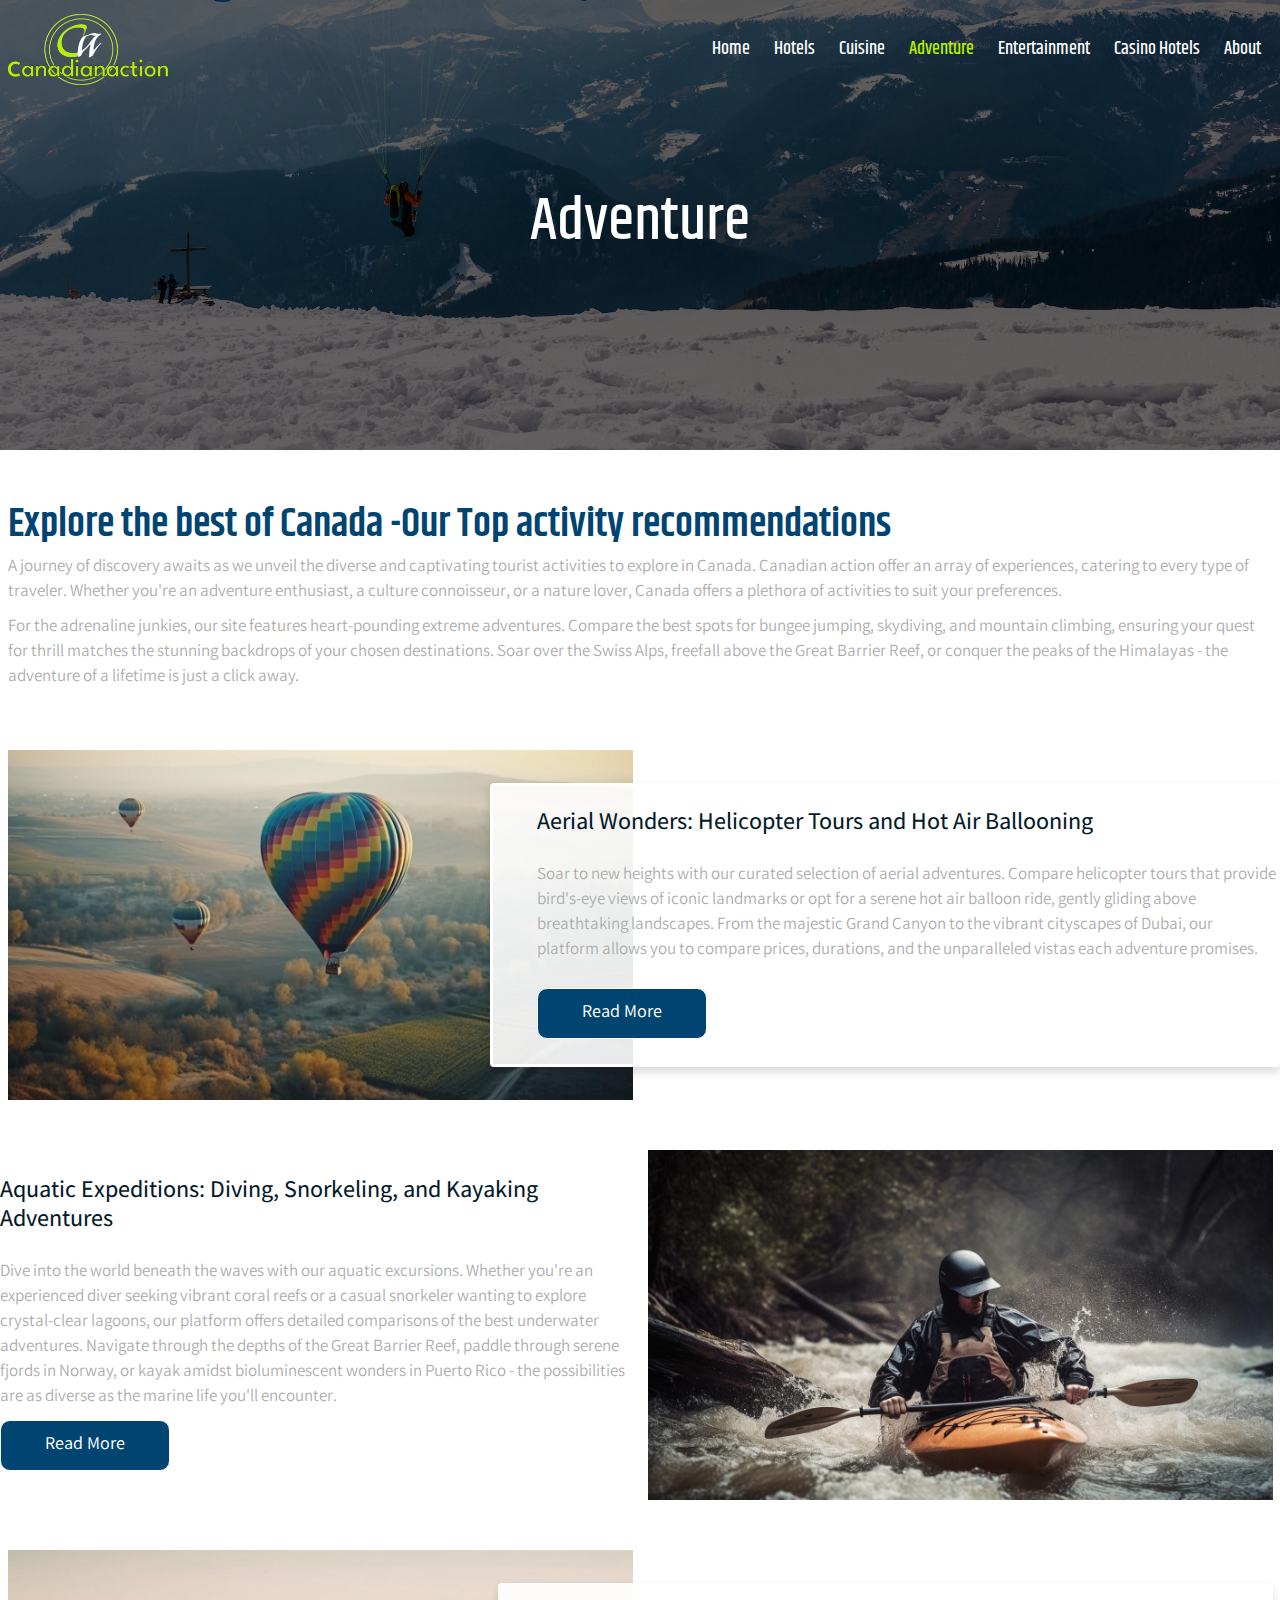
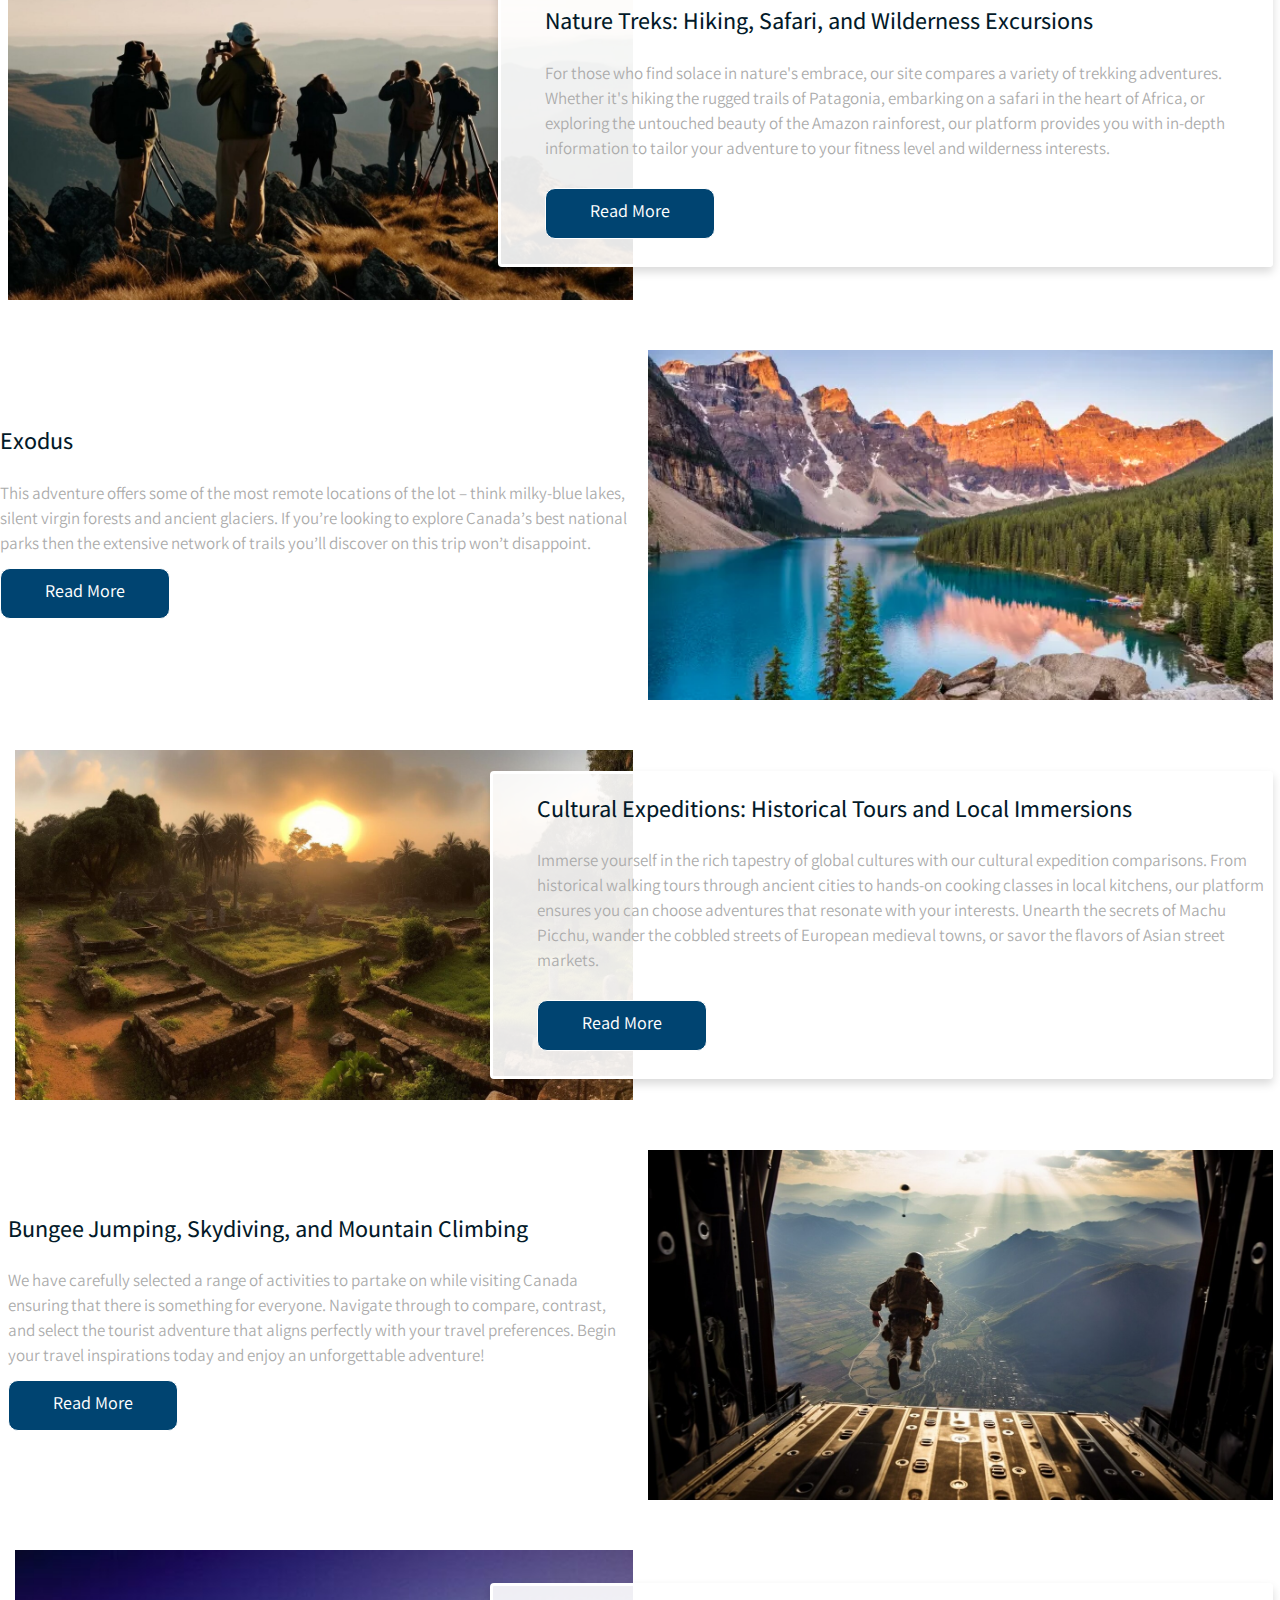
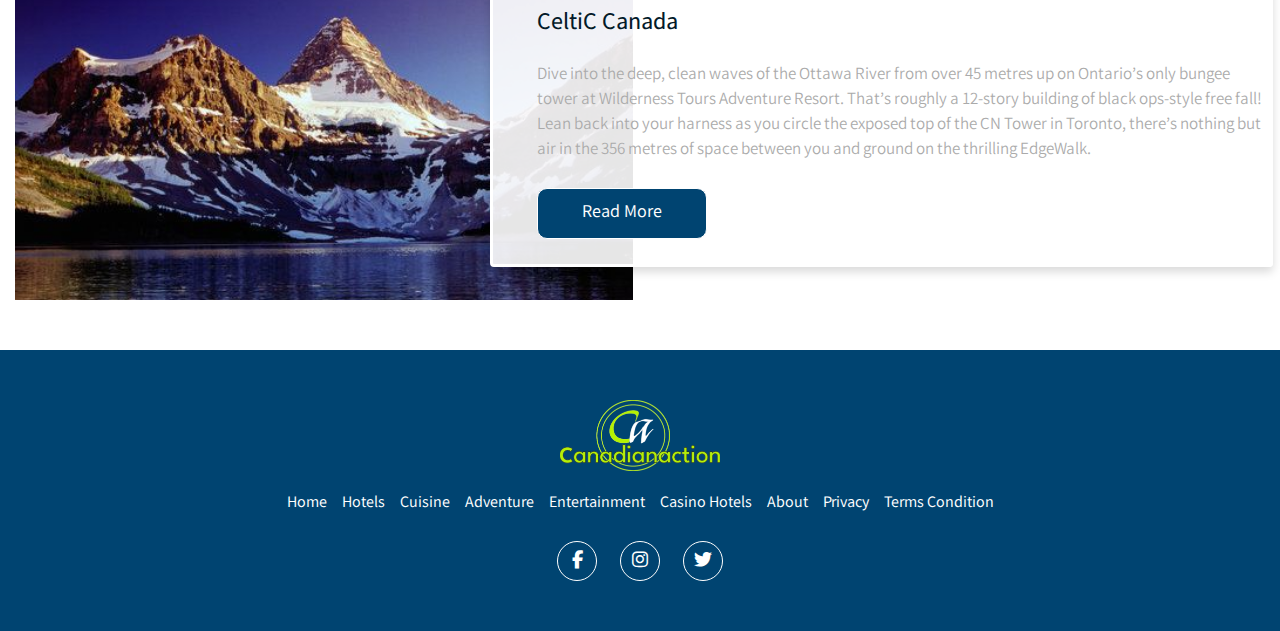
<file: adventure.html>
<!doctype html>
<html lang="en">

<head>
    <meta charset="utf-8">
    <meta name="viewport" content="width=device-width, initial-scale=1">
    <link rel="stylesheet" href="https://cdnjs.cloudflare.com/ajax/libs/font-awesome/6.4.0/css/all.min.css"/>
    <link rel="stylesheet" href="css/bootstrap.css">
    <link rel="stylesheet" href="css/style.css">
    <link rel="stylesheet" href="css/responsive.css">
    <link rel="icon" href="images/favicon.png" type="image/x-icon">
    <title>Adventure</title>
</head>

<body>
    <!-- site-header start -->
    <header class="site-header">
        <div class="container">
            <div class="site-logo">
                <a href="index.html"><img src="images/headerlogo.png" alt="site-logo"></a>
            </div>

            <nav class="site-nav">
                <ul>
                    <li><a href="index.html">Home</a></li>
                    <li><a href="hotels.html">Hotels</a></li>
                    <li><a href="cuisine.html">Cuisine</a></li>
                    <li><a href="adventure.html" class="menu active">Adventure</a></li>
                    <li><a href="entertainment.html">Entertainment</a></li>
                    <li><a href="casino-hotels.html">Casino Hotels</a></li>
                    <li><a href="about.html">About</a></li>
                    <li class="closed-menu">
                        <a href="#">×</a>
                    </li>
                </ul>
            </nav>
            <div class="menu-toggle">
                <div class="bar-1"></div>
                <div class="bar-2"></div>
                <div class="bar-3"></div>
            </div>
        </div>
    </header>
    <!-- site header end -->

    <!-- site banner start -->
    <section class="adventure">
        <div class="container">
            <div class="row">
                <div class="banner__text">
                    <h1>Adventure</h1>
                </div>
            </div>
        </div>
    </section>
    <!-- site banner end -->


    <!-- site adventure start -->
    <section class="hotelstext">
        <div class="container">
            <div class="row">
                <div class="jointext">
                    <h2>Explore the best of Canada -Our Top activity recommendations</h2>
                    <p>A journey of discovery awaits as we unveil the diverse and captivating tourist activities to
                        explore in Canada. Canadian action offer an array of experiences, catering to every type of
                        traveler. Whether you're an adventure enthusiast, a culture connoisseur, or a nature lover,
                        Canada offers a plethora of activities to suit your preferences.</p>
                    <p>For the adrenaline junkies, our site features heart-pounding extreme adventures. Compare the best
                        spots for bungee jumping, skydiving, and mountain climbing, ensuring your quest for thrill
                        matches the stunning backdrops of your chosen destinations. Soar over the Swiss Alps, freefall
                        above the Great Barrier Reef, or conquer the peaks of the Himalayas - the adventure of a
                        lifetime is just a click away.</p>
                </div>
            </div>
        </div>
    </section>
    <!-- site adventure end -->

    <!-- site adventure end -->
    <section class="adventurous_main">
        <div class="adventurous_main_overlay"></div>
        <div class="container">
            <div class="row justify-content-center">
                <div class="col-sm-12 col-md-6 col-lg-6">
                    <div class="adventurous_left">
                        <a href="https://www.destinationontario.com/en-ca/articles/helicopter-aircraft-and-hot-air-balloon-tours"
                            target="_blank"><img src="images/adventurecard1.jpg" class="img-fluid boutiquepic "
                                alt="adventurecard1"></a>
                    </div>
                </div>
                <div class="col-sm-12 col-md-6 col-lg-6 spacing p-0">
                    <div class="adventurous_right adventurous_flex adventurous_space shadow">
                        <h3 class="line"><a
                                href="https://www.destinationontario.com/en-ca/articles/helicopter-aircraft-and-hot-air-balloon-tours"
                                target="_blank">Aerial Wonders: Helicopter Tours and Hot Air Ballooning</a></h3>
                        <p>Soar to new heights with our curated selection of aerial adventures. Compare helicopter tours
                            that provide bird's-eye views of iconic landmarks or opt for a serene hot air balloon ride,
                            gently gliding above breathtaking landscapes. From the majestic Grand Canyon to the vibrant
                            cityscapes of Dubai, our platform allows you to compare prices, durations, and the
                            unparalleled vistas each adventure promises.</p>
                        <div class="casino-btn">
                            <a href="https://www.destinationontario.com/en-ca/articles/helicopter-aircraft-and-hot-air-balloon-tours"
                                class="primary_btn" target="_blank">Read More</a>
                        </div>
                    </div>
                </div>
                <div class="row flex-wrap-reverse p-0">
                    <div class="col-sm-12 col-md-6 col-lg-6 spacing p-0">
                        <div class="adventurous_right adventurous_flex adventurous_space_left">
                            <h3 class="line"><a href="https://www.seadragoncharters.com/snorkel-kayak-seal-tours"
                                    target="_blank">Aquatic Expeditions: Diving, Snorkeling, and Kayaking Adventures
                                </a></h3>
                            <p>Dive into the world beneath the waves with our aquatic excursions. Whether you're an
                                experienced diver seeking vibrant coral reefs or a casual snorkeler wanting to explore
                                crystal-clear lagoons, our platform offers detailed comparisons of the best underwater
                                adventures. Navigate through the depths of the Great Barrier Reef, paddle through serene
                                fjords in Norway, or kayak amidst bioluminescent wonders in Puerto Rico - the
                                possibilities are as diverse as the marine life you'll encounter.
                            </p>
                            <div class="casino-btn">
                                <a href="https://www.seadragoncharters.com/snorkel-kayak-seal-tours" class="primary_btn"
                                    target="_blank">Read More</a>
                            </div>
                        </div>
                    </div>
                    <div class="col-sm-12 col-md-6 col-lg-6">
                        <div class="adventurous_left spacing">
                            <a href="https://www.seadragoncharters.com/snorkel-kayak-seal-tours" target="_blank"><img
                                    src="images/adventurecard2.jpg" class="img-fluid boutiquepic"
                                    alt="adventurecard2"></a>
                        </div>
                    </div>
                </div>
                <div class="col-sm-12 col-md-6 col-lg-6">
                    <div class="adventurous_left">
                        <a href="https://wildlandtrekking.com/destination/canada-hiking-tours/" target="_blank"><img
                                src="images/adventurecard3.jpg" class="img-fluid boutiquepic" alt="adventurecard3"></a>
                    </div>
                </div>
                <div class="col-sm-12 col-md-6 col-lg-6">
                    <div class="adventurous_right adventurous_flex adventurous_space shadow">
                        <h3 class="line"><a href="https://wildlandtrekking.com/destination/canada-hiking-tours/"
                                target="_blank">Nature Treks: Hiking, Safari, and Wilderness Excursions </a></h3>
                        <p>For those who find solace in nature's embrace, our site compares a variety of trekking
                            adventures. Whether it's hiking the rugged trails of Patagonia, embarking on a safari in the
                            heart of Africa, or exploring the untouched beauty of the Amazon rainforest, our platform
                            provides you with in-depth information to tailor your adventure to your fitness level and
                            wilderness interests.</p>
                        <div class="casino-btn">
                            <a href="https://wildlandtrekking.com/destination/canada-hiking-tours/" class="primary_btn"
                                target="_blank">Read More</a>
                        </div>
                    </div>
                </div>
                <div class="row flex-wrap-reverse p-0">
                    <div class="col-sm-12 col-md-6 col-lg-6 spacing p-0">
                        <div class="adventurous_right adventurous_flex adventurous_space_left">
                            <h3 class="line"><a
                                    href="https://www.exodus.co.uk/trips/canada-holidays/walking/canadian-rockies-heli-hike-wilderness/trw"
                                    target="_blank">Exodus</a>
                            </h3>
                            <p>This adventure offers some of the most remote locations of the lot – think milky-blue lakes, silent virgin forests and ancient glaciers. If you’re looking to explore Canada’s best national parks then the extensive network of trails you’ll discover on this trip won’t disappoint. </p>
                            <div class="casino-btn">
                                <a href="https://www.exodus.co.uk/trips/canada-holidays/walking/canadian-rockies-heli-hike-wilderness/trw"
                                    class="primary_btn" target="_blank">Read More</a>
                            </div>
                        </div>
                    </div>
                    <div class="col-sm-12 col-md-6 col-lg-6">
                        <div class="adventurous_left spacing">
                            <a href="https://www.exodus.co.uk/trips/canada-holidays/walking/canadian-rockies-heli-hike-wilderness/trw"
                                target="_blank"><img src="images/adventurecard7.png" class="img-fluid boutiquepic"
                                    alt="adventurecard4"></a>
                        </div>
                    </div>
                </div>
                <div class="row ">
                    <div class="col-sm-12 col-md-6 col-lg-6">
                        <div class="adventurous_left spacing">
                            <a href="https://adventures.com/canada/tours/activities/aboriginal-culture/"
                                target="_blank"><img src="images/adventurecard4.jpg" class="img-fluid boutiquepic"
                                    alt="adventurecard4"></a>
                        </div>
                    </div>
                    <div class="col-sm-12 col-md-6 col-lg-6 spacing p-0">
                        <div class="adventurous_right adventurous_flex adventurous_space shadow">
                            <h3 class="line"><a
                                    href="https://adventures.com/canada/tours/activities/aboriginal-culture/"
                                    target="_blank">Cultural Expeditions: Historical Tours and Local Immersions</a>
                            </h3>
                            <p>Immerse yourself in the rich tapestry of global cultures with our cultural expedition
                                comparisons. From historical walking tours through ancient cities to hands-on cooking
                                classes in local kitchens, our platform ensures you can choose adventures that resonate
                                with your interests. Unearth the secrets of Machu Picchu, wander the cobbled streets of
                                European medieval towns, or savor the flavors of Asian street markets.
                            </p>
                            <div class="casino-btn">
                                <a href="https://adventures.com/canada/tours/activities/aboriginal-culture/"
                                    class="primary_btn" target="_blank">Read More</a>
                            </div>
                        </div>
                    </div>
                   
                </div>
                <div class="row flex-wrap-reverse p-0">
                <div class="col-sm-12 col-md-6 col-lg-6">
                    <div class="adventurous_right adventurous_flex adventurous_space_left">
                        <h3 class="line"><a href="https://bungee.ca/" target="_blank">Bungee Jumping, Skydiving, and
                                Mountain Climbing </a></h3>
                        <p> We have carefully selected a range of activities to partake on while visiting Canada
                            ensuring that there is something for everyone. Navigate through to compare, contrast, and
                            select the tourist adventure that aligns perfectly with your travel preferences. Begin your
                            travel inspirations today and enjoy an unforgettable adventure!
                        </p>
                        <div class="casino-btn">
                            <a href="https://bungee.ca/" class="primary_btn" target="_blank">Read More</a>
                        </div>
                    </div>
                </div>
                <div class="col-sm-12 col-md-6 col-lg-6 ">
                    <div class="adventurous_left">
                        <a href="https://bungee.ca/" target="_blank"><img src="images/adventurecard5.jpg"
                                class="img-fluid boutiquepic" alt="adventurecard5"></a>
                    </div>
                </div>
              </div>
              <div class="row ">
                <div class="col-sm-12 col-md-6 col-lg-6">
                    <div class="adventurous_left spacing">
                        <a href="https://celticcanada.com/get-out-of-your-comfort-zone-on-these-heart-pounding-adventures/"
                            target="_blank"><img src="images/adventurecard8.jpeg" class="img-fluid boutiquepic"
                                alt="adventurecard8"></a>
                    </div>
                </div>
                <div class="col-sm-12 col-md-6 col-lg-6 spacing p-0">
                    <div class="adventurous_right adventurous_flex adventurous_space shadow">
                        <h3 class="line"><a
                                href="https://celticcanada.com/get-out-of-your-comfort-zone-on-these-heart-pounding-adventures/"
                                target="_blank">CeltiC Canada</a>
                        </h3>
                        <p>Dive into the deep, clean waves of the Ottawa River from over 45 metres up on Ontario’s only bungee tower at Wilderness Tours Adventure Resort. That’s roughly a 12-story building of black ops-style free fall! Lean back into your harness as you circle the exposed top of the CN Tower in Toronto, there’s nothing but air in the 356 metres of space between you and ground on the thrilling EdgeWalk.</p>
                        <div class="casino-btn">
                            <a href="https://celticcanada.com/get-out-of-your-comfort-zone-on-these-heart-pounding-adventures/"
                                class="primary_btn" target="_blank">Read More</a>
                        </div>
                    </div>
                </div>
               
            </div>
            </div>
        </div>
    </section>
    <!-- site adventure end -->

    <!-- site footer start -->
    <div class="footer">
        <div class="container">
            <div class="row">
                <div class="col-12">
                    <div class="footer-logo">
                        <a href="index.html"><img src="images/headerlogo.png" alt="header-logo" class="img-fluid"></a>
                    </div>

                </div>
                <div class="col-12">
                    <div class="footer-links">
                        <ul>
                            <li><a href="index.html">Home</a></li>
                            <li><a href="hotels.html">Hotels</a></li>
                            <li><a href="cuisine.html">Cuisine</a></li>
                            <li><a href="adventure.html">Adventure</a></li>
                            <li><a href="entertainment.html">Entertainment</a></li>
                            <li><a href="casino-hotels.html">Casino Hotels</a></li>
                            <li><a href="about.html">About</a></li>
                            <li><a href="privacy.html">Privacy</a></li>
                            <li><a href="terms-condition.html">Terms Condition</a></li>
                        </ul>
                    </div>
                </div>
                <div class="col-12">
                    <div class="social-signals">
                        <i class="fa-brands fa-facebook-f"></i>
                        <i class="fa-brands fa-instagram"></i>
                        <i class="fa-brands fa-twitter"></i>
                    </div>
                </div>
            </div>
        </div>
    </div>
    <!-- site footer end -->



    <script src="js/bootstrap.js"></script>
    <script src="js/jquery.js"></script>


    <script>
        $(document).ready(function () {
            $(".menu-toggle").click(function () {
                $("body").addClass("toggle");
            });
        });

        $(document).ready(function () {
            $(".closed-menu").click(function () {
                $("body").removeClass("toggle");
            });
        });
    </script>

    <script>
        $(document).ready(function () {
            $(window).scroll(function () {
                var header = $("header");
                header.toggleClass("sticky", $(window).scrollTop() > 0);
            });
        });
    </script>
</body>

</html>
</file>
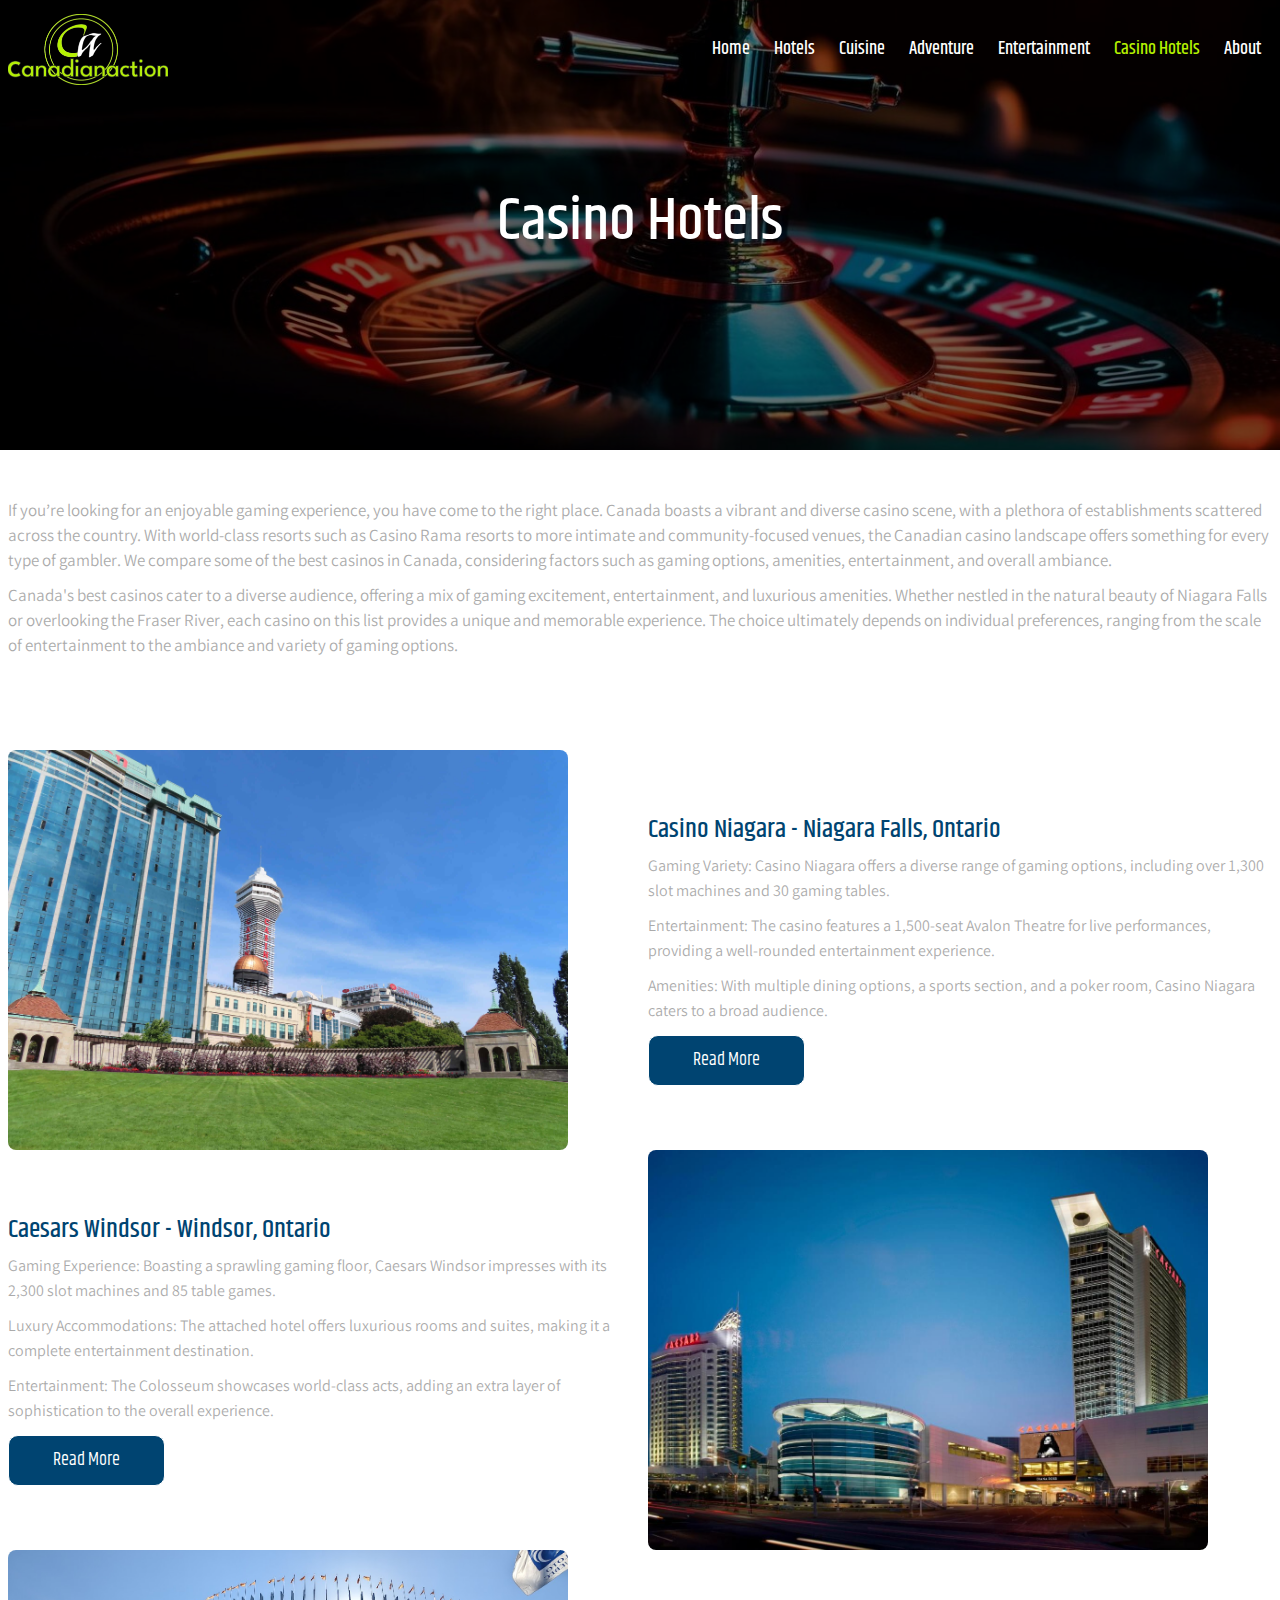
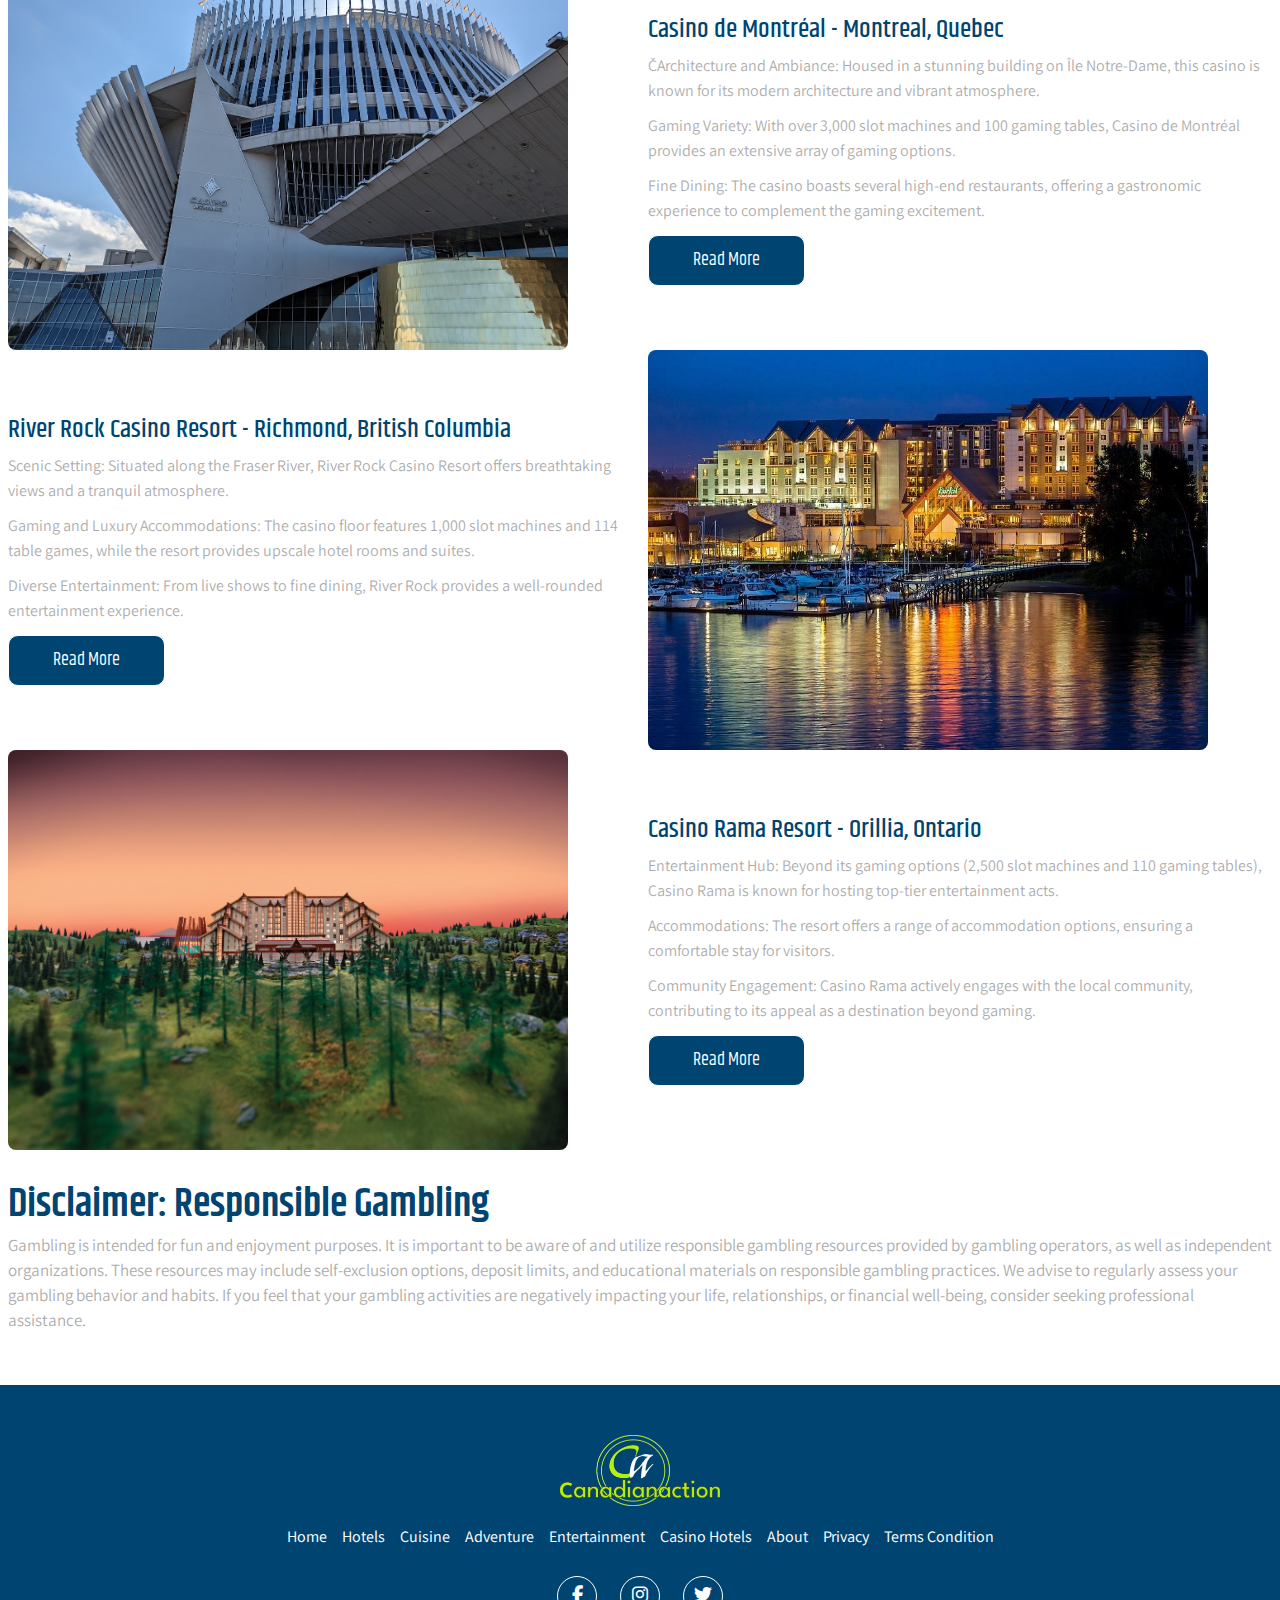
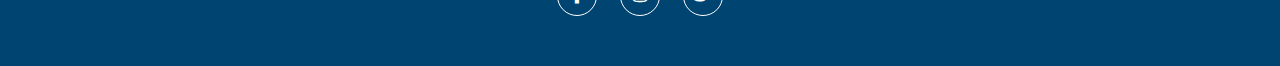
<file: casino-hotels.html>
<!doctype html>
<html lang="en">

<head>
    <meta charset="utf-8">
    <meta name="viewport" content="width=device-width, initial-scale=1">
    <link rel="stylesheet" href="https://cdnjs.cloudflare.com/ajax/libs/font-awesome/6.4.0/css/all.min.css" />
    <link rel="stylesheet" href="css/bootstrap.css">
    <link rel="stylesheet" href="css/style.css">
    <link rel="stylesheet" href="css/responsive.css">
    <link rel="icon" href="images/favicon.png" type="image/x-icon">
    <title>Casino Hotels</title>
</head>

<body>
    <!-- site-header start -->
    <header class="site-header">
        <div class="container">
            <div class="site-logo">
                <a href="index.html"><img src="images/headerlogo.png" alt="site-logo"></a>
            </div>

            <nav class="site-nav">
                <ul>
                    <li><a href="index.html">Home</a></li>
                    <li><a href="hotels.html">Hotels</a></li>
                    <li><a href="cuisine.html">Cuisine</a></li>
                    <li><a href="adventure.html">Adventure</a></li>
                    <li><a href="entertainment.html">Entertainment</a></li>
                    <li><a href="casino-hotels.html" class="menu active">Casino Hotels</a></li>
                    <li><a href="about.html">About</a></li>
                    <li class="closed-menu">
                        <a href="#">×</a>
                    </li>
                </ul>
            </nav>
            <div class="menu-toggle">
                <div class="bar-1"></div>
                <div class="bar-2"></div>
                <div class="bar-3"></div>
            </div>
        </div>
    </header>
    <!-- site header end -->

    <!-- site banner start -->
    <section class="casinobanner">
        <div class="container">
            <div class="row">
                <div class="banner__text">
                    <h1>Casino Hotels </h1>
                </div>
            </div>
        </div>
    </section>
    <!-- site banner end -->


    <!--Site-casino-text-->
    <div class="hotelstext">
        <div class="container">
            <div class="row">
                <div class="jointext">
                    <p>If you’re looking for an enjoyable gaming experience, you have come to the right place. Canada
                        boasts a vibrant and diverse casino scene, with a plethora of establishments scattered across
                        the country. With world-class resorts such as Casino Rama resorts to more intimate and
                        community-focused venues, the Canadian casino landscape offers something for every type of
                        gambler. We compare some of the best casinos in Canada, considering factors such as gaming
                        options, amenities, entertainment, and overall ambiance.</p>
                    <p>Canada's best casinos cater to a diverse audience, offering a mix of gaming excitement,
                        entertainment, and luxurious amenities. Whether nestled in the natural beauty of Niagara Falls
                        or overlooking the Fraser River, each casino on this list provides a unique and memorable
                        experience. The choice ultimately depends on individual preferences, ranging from the scale of
                        entertainment to the ambiance and variety of gaming options.</p>
                </div>
            </div>
        </div>
    </div>
    <!--Site-casino-text-->

    <!-- site attractioncard start -->
    <section class="attractioncard">
        <div class="container">
            <div class="row">
                <div class="col-lg-6 col-sm-12">
                    <div class="homemain__picture">
                        <img src="images/casinocard1.jpg" class="img-fluid" alt="casinocard1">
                    </div>
                </div>
                <div class="col-lg-6  col-sm-12 equal">
                    <div class="homemain__part">
                        <h3>Casino Niagara - Niagara Falls, Ontario</h3>
                        <p>Gaming Variety: Casino Niagara offers a diverse range of gaming options, including over 1,300
                            slot machines and 30 gaming tables.
                        </p>
                        <p> Entertainment: The casino features a 1,500-seat Avalon Theatre for live performances,
                            providing a well-rounded entertainment experience.
                        </p>
                        <p>Amenities: With multiple dining options, a sports section, and a poker room, Casino Niagara
                            caters to a broad audience.
                        </p>
                        <div class="casino-btn">
                            <a href="https://casinoniagara.com/" class="btn btn-content" target="_blank"> Read More </a>
                        </div>
                    </div>
                </div>
            </div>
            <div class="row flex-wrap-reverse">
                <div class="col-lg-6  col-sm-12 equal">
                    <div class="homemain__part">
                        <h3>Caesars Windsor - Windsor, Ontario</h3>
                        <p>Gaming Experience: Boasting a sprawling gaming floor, Caesars Windsor impresses with its
                            2,300 slot machines and 85 table games.</p>
                        <p>Luxury Accommodations: The attached hotel offers luxurious rooms and suites, making it a
                            complete entertainment destination.</p>
                        <p>Entertainment: The Colosseum showcases world-class acts, adding an extra layer of
                            sophistication to the overall experience.</p>
                        <div class="casino-btn">
                            <a href="https://www.caesars.com/caesars-windsor?utm_campaign=google&utm_source=google&utm_medium=local&utm_term=WCL&utm_content=hotel&y_source=1_NDM2NjkxNC03MTUtbG9jYXRpb24ud2Vic2l0ZQ%3D%3D
                                    " class="btn btn-content" target="_blank"> Read More </a>
                        </div>
                    </div>
                </div>
                <div class="col-lg-6 col-sm-12">
                    <div class="homemain__picture">
                        <img src="images/casinocard2.jpg" class="img-fluid" alt="casinocard2">
                    </div>
                </div>
            </div>
            <div class="row">
                <div class="col-lg-6 col-sm-12">
                    <div class="homemain__picture">
                        <img src="images/tilesformat6.jpg" class="img-fluid" alt="casinocard3">
                    </div>
                </div>
                <div class="col-lg-6  col-sm-12 equal">
                    <div class="homemain__part">
                        <h3>Casino de Montréal - Montreal, Quebec</h3>
                        <p>ČArchitecture and Ambiance: Housed in a stunning building on Île Notre-Dame, this casino is
                            known for its modern architecture and vibrant atmosphere.
                        </p>
                        <p>Gaming Variety: With over 3,000 slot machines and 100 gaming tables, Casino de Montréal
                            provides an extensive array of gaming options.
                        </p>
                        <p>Fine Dining: The casino boasts several high-end restaurants, offering a gastronomic
                            experience to complement the gaming excitement.</p>
                        <div class="casino-btn">
                            <a href="https://casinos.lotoquebec.com/fr/montreal/accueil" class="btn btn-content"
                                target="_blank"> Read More </a>
                        </div>
                    </div>
                </div>
            </div>
            <div class="row flex-wrap-reverse">
                <div class="col-lg-6  col-sm-12 equal">
                    <div class="homemain__part">
                        <h3>River Rock Casino Resort - Richmond, British Columbia</h3>
                        <p> Scenic Setting: Situated along the Fraser River, River Rock Casino Resort offers
                            breathtaking views and a tranquil atmosphere.</p>
                        <p>Gaming and Luxury Accommodations: The casino floor features 1,000 slot machines and 114 table
                            games, while the resort provides upscale hotel rooms and suites.
                        </p>
                        <p>Diverse Entertainment: From live shows to fine dining, River Rock provides a well-rounded
                            entertainment experience.
                        </p>
                        <div class="casino-btn">
                            <a href="https://greatcanadian.com/destinations/britishcolumbia/riverrock/"
                                class="btn btn-content" target="_blank"> Read More </a>
                        </div>
                    </div>
                </div>
                <div class="col-lg-6 col-sm-12">
                    <div class="homemain__picture">
                        <img src="images/casinocard4.jpg" class="img-fluid" alt="casinocard4">
                    </div>
                </div>
            </div>
            <div class="row">
                <div class="col-lg-6 col-sm-12">
                    <div class="homemain__picture">
                        <img src="images/casinocard5.jpg" class="img-fluid" alt="casinocard5">
                    </div>
                </div>
                <div class="col-lg-6  col-sm-12 equal">
                    <div class="homemain__part">
                        <h3>Casino Rama Resort - Orillia, Ontario</h3>
                        <p>Entertainment Hub: Beyond its gaming options (2,500 slot machines and 110 gaming tables),
                            Casino Rama is known for hosting top-tier entertainment acts.</p>
                        <p>Accommodations: The resort offers a range of accommodation options, ensuring a comfortable
                            stay for visitors.</p>
                        <p>Community Engagement: Casino Rama actively engages with the local community, contributing to
                            its appeal as a destination beyond gaming.</p>
                        <div class="casino-btn">
                            <a href="https://www.casinorama.com/" class="btn btn-content" target="_blank"> Read More
                            </a>
                        </div>
                    </div>
                </div>
            </div>
        </div>
    </section>
    <!-- site attractioncard end -->


    <!-- site join start -->
    <section class="join">
        <div class="container">
            <div class="row">
                <div class="jointext disclaimer">
                    <h2>Disclaimer: Responsible Gambling</h2>
                    <p>Gambling is intended for fun and enjoyment purposes. It is important to be aware of and utilize
                        responsible gambling resources provided by gambling operators, as well as independent
                        organizations. These resources may include self-exclusion options, deposit limits, and
                        educational materials on responsible gambling practices. We advise to regularly assess your
                        gambling behavior and habits. If you feel that your gambling activities are negatively impacting
                        your life, relationships, or financial well-being, consider seeking professional assistance.
                    </p>
                </div>
            </div>
        </div>
    </section>
    <!-- site join end -->

    <!-- site footer start -->
    <div class="footer">
        <div class="container">
            <div class="row">
                <div class="col-12">
                    <div class="footer-logo">
                        <a href="index.html"><img src="images/headerlogo.png" alt="header-logo" class="img-fluid"></a>
                    </div>

                </div>
                <div class="col-12">
                    <div class="footer-links">
                        <ul>
                            <li><a href="index.html">Home</a></li>
                            <li><a href="hotels.html">Hotels</a></li>
                            <li><a href="cuisine.html">Cuisine</a></li>
                            <li><a href="adventure.html">Adventure</a></li>
                            <li><a href="entertainment.html">Entertainment</a></li>
                            <li><a href="casino-hotels.html">Casino Hotels</a></li>
                            <li><a href="about.html">About</a></li>
                            <li><a href="privacy.html">Privacy</a></li>
                            <li><a href="terms-condition.html">Terms Condition</a></li>
                        </ul>
                    </div>
                </div>
                <div class="col-12">
                    <div class="social-signals">
                        <i class="fa-brands fa-facebook-f"></i>
                        <i class="fa-brands fa-instagram"></i>
                        <i class="fa-brands fa-twitter"></i>
                    </div>
                </div>
            </div>
        </div>
    </div>
    <!-- site footer end -->

    <script src="js/bootstrap.js"></script>
    <script src="js/jquery.js"></script>


    <script>
        $(document).ready(function () {
            $(".menu-toggle").click(function () {
                $("body").addClass("toggle");
            });
        });

        $(document).ready(function () {
            $(".closed-menu").click(function () {
                $("body").removeClass("toggle");
            });
        });
    </script>

    <script>
        $(document).ready(function () {
            $(window).scroll(function () {
                var header = $("header");
                header.toggleClass("sticky", $(window).scrollTop() > 0);
            });
        });
    </script>




</body>

</html>
</file>
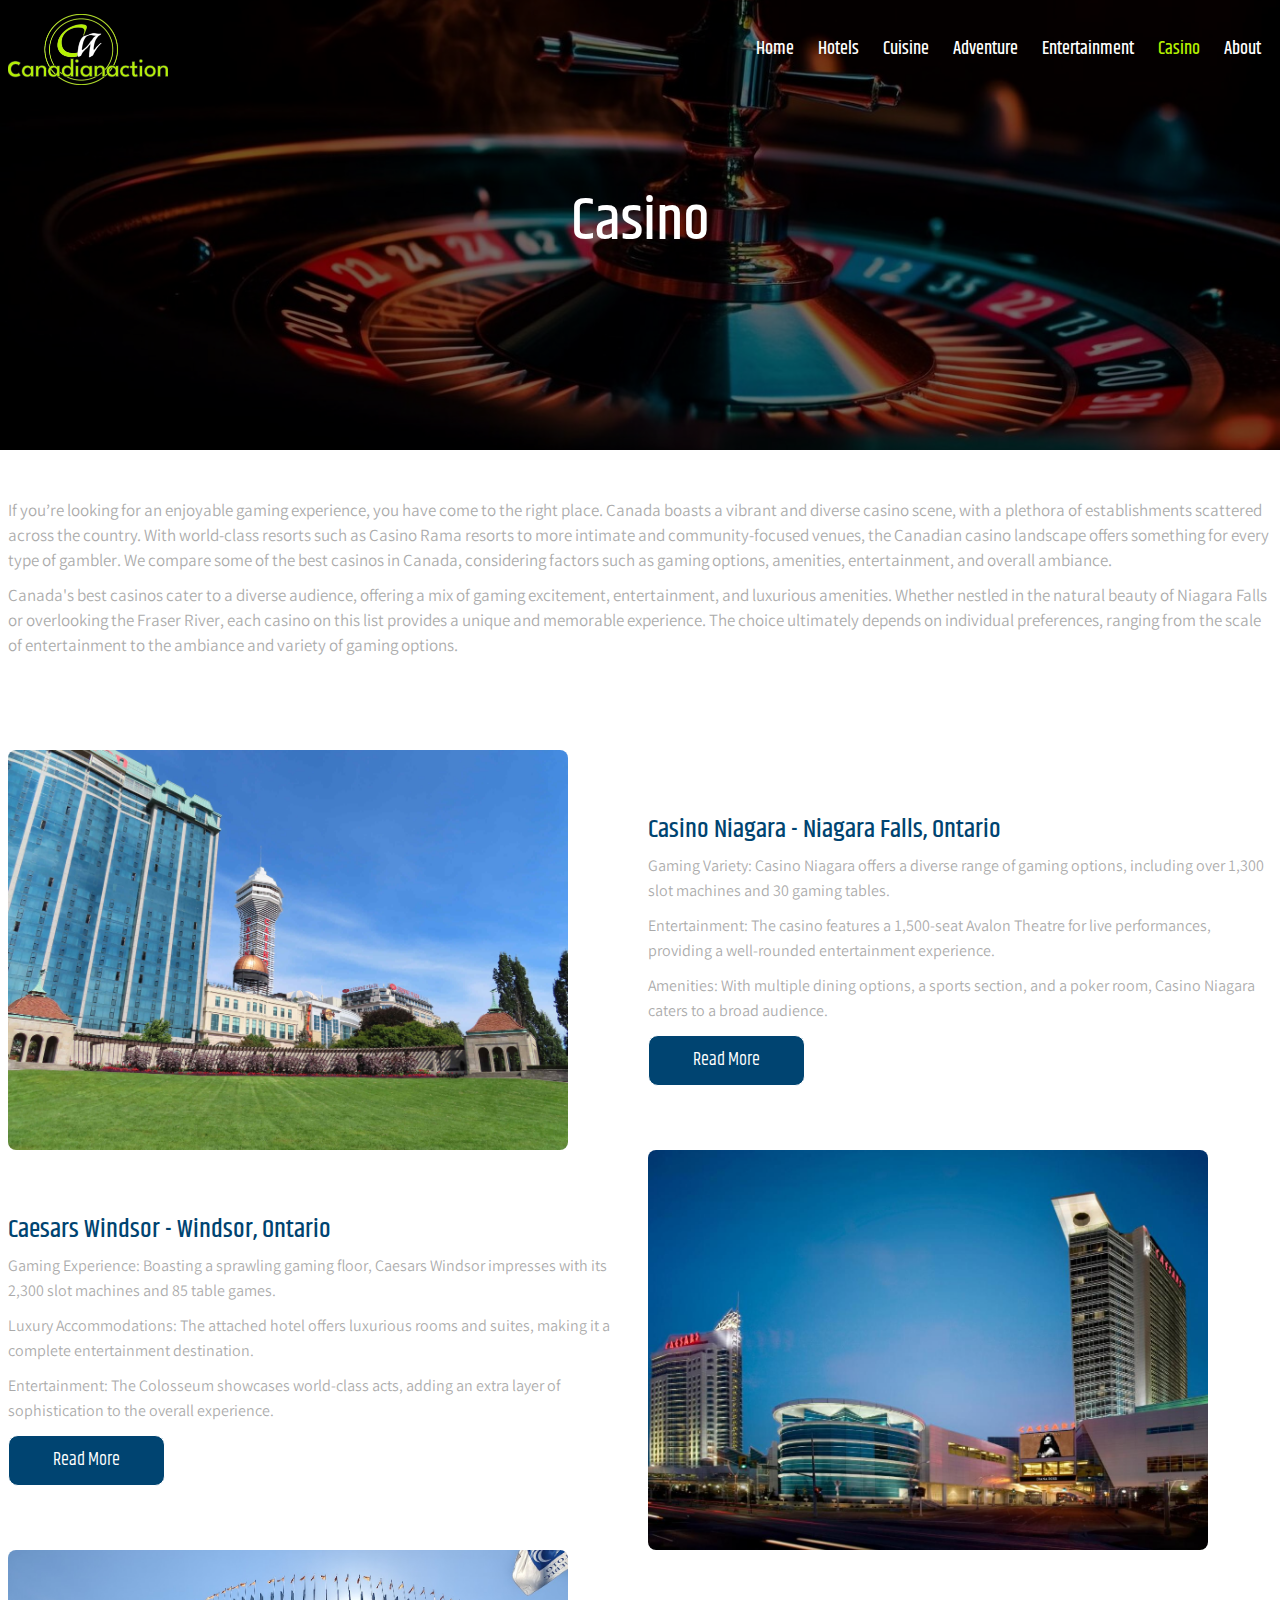
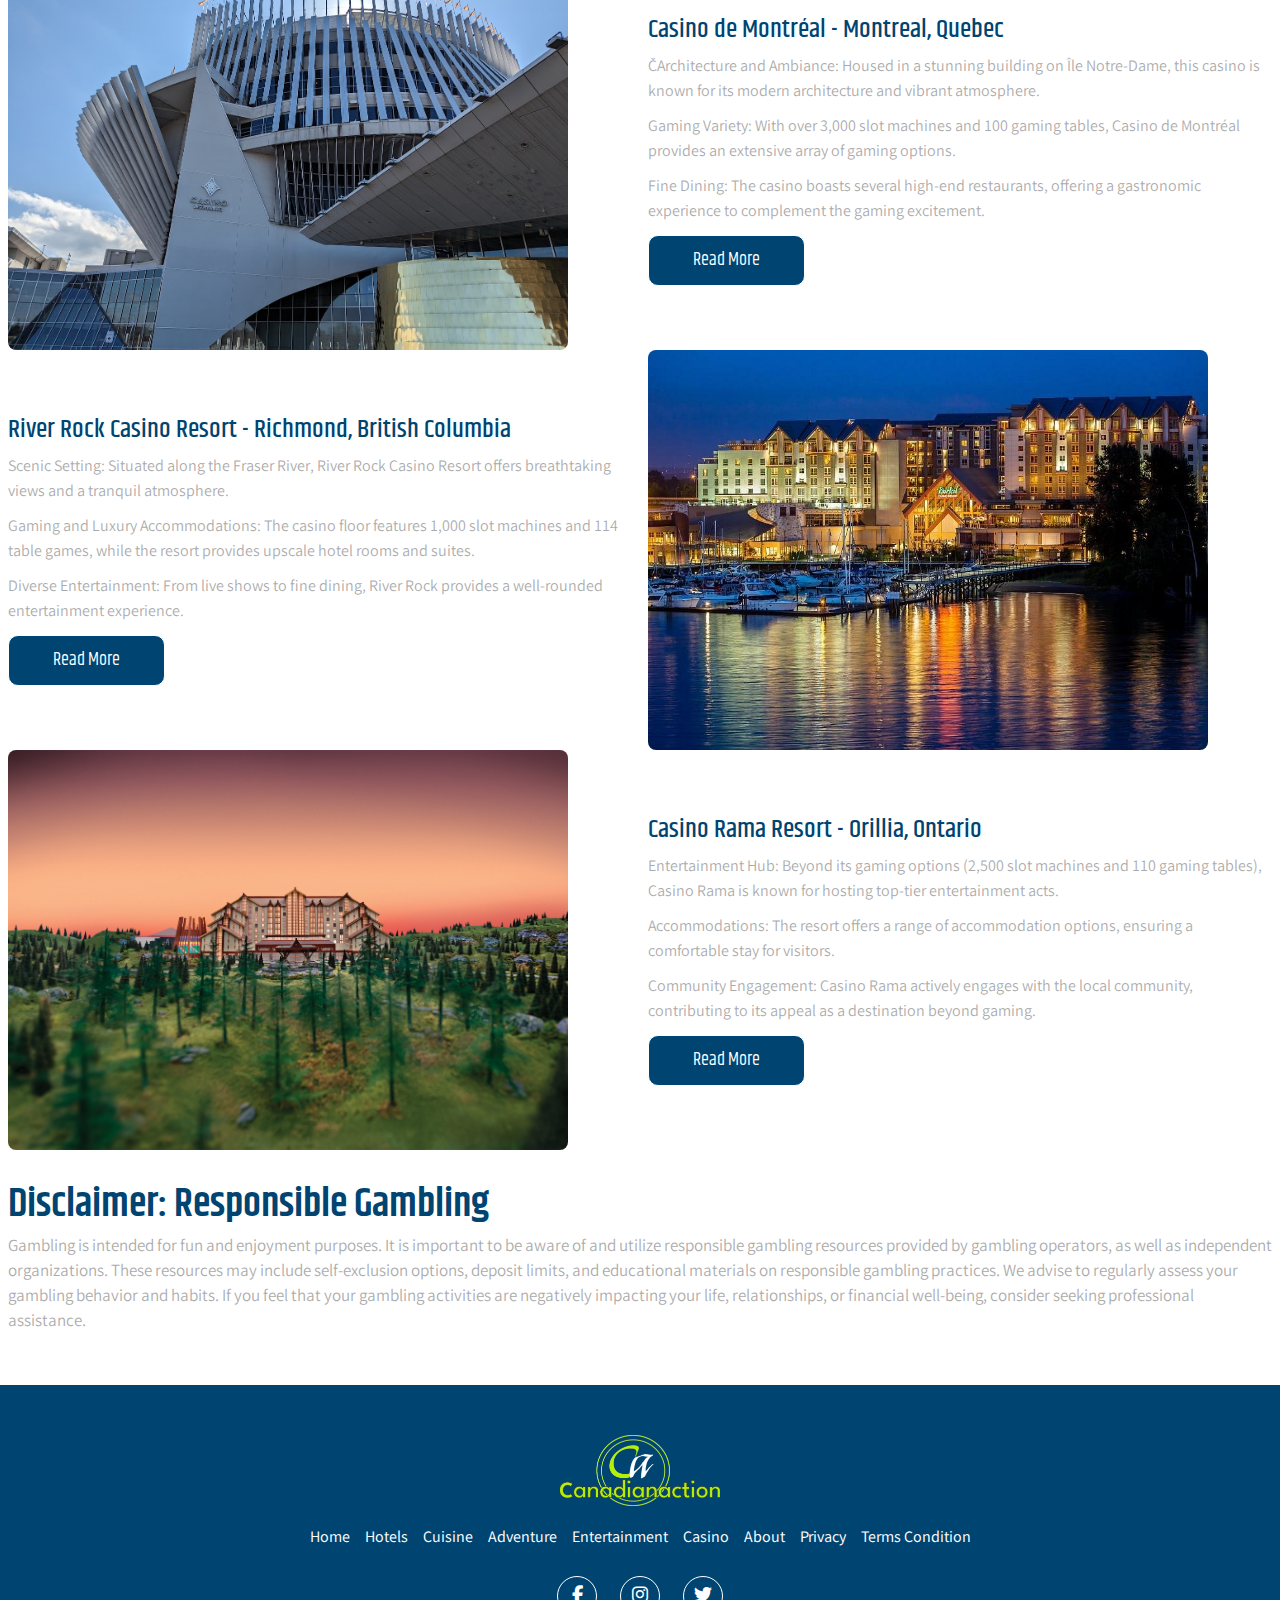
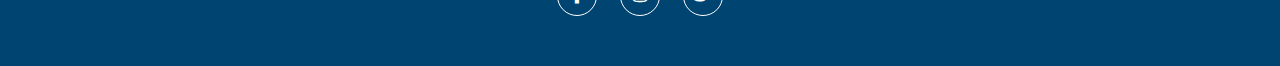
<file: casino.html>
<!doctype html>
<html lang="en">

<head>
    <meta charset="utf-8">
    <meta name="viewport" content="width=device-width, initial-scale=1">
    <link rel="stylesheet" href="https://cdnjs.cloudflare.com/ajax/libs/font-awesome/6.4.0/css/all.min.css" />
    <link rel="stylesheet" href="css/bootstrap.css">
    <link rel="stylesheet" href="css/style.css">
    <link rel="stylesheet" href="css/responsive.css">
    <link rel="icon" href="images/favicon.png" type="image/x-icon">
    <title>Casino</title>
</head>

<body>
    <!-- site-header start -->
    <header class="site-header">
        <div class="container">
            <div class="site-logo">
                <a href="index.html"><img src="images/headerlogo.png" alt="site-logo"></a>
            </div>

            <nav class="site-nav">
                <ul>
                    <li><a href="index.html">Home</a></li>
                    <li><a href="hotels.html">Hotels</a></li>
                    <li><a href="cuisine.html">Cuisine</a></li>
                    <li><a href="adventure.html">Adventure</a></li>
                    <li><a href="entertainment.html">Entertainment</a></li>
                    <li><a href="casino.html" class="menu active">Casino</a></li>
                    <li><a href="about.html">About</a></li>
                    <li class="closed-menu">
                        <a href="#">×</a>
                    </li>
                </ul>
            </nav>
            <div class="menu-toggle">
                <div class="bar-1"></div>
                <div class="bar-2"></div>
                <div class="bar-3"></div>
            </div>
        </div>
    </header>
    <!-- site header end -->

    <!-- site banner start -->
    <section class="casinobanner">
        <div class="container">
            <div class="row">
                <div class="banner__text">
                    <h1>Casino</h1>
                </div>
            </div>
        </div>
    </section>
    <!-- site banner end -->


    <!--Site-casino-text-->
    <div class="hotelstext">
        <div class="container">
            <div class="row">
                <div class="jointext">
                    <p>If you’re looking for an enjoyable gaming experience, you have come to the right place. Canada
                        boasts a vibrant and diverse casino scene, with a plethora of establishments scattered across
                        the country. With world-class resorts such as Casino Rama resorts to more intimate and
                        community-focused venues, the Canadian casino landscape offers something for every type of
                        gambler. We compare some of the best casinos in Canada, considering factors such as gaming
                        options, amenities, entertainment, and overall ambiance.</p>
                    <p>Canada's best casinos cater to a diverse audience, offering a mix of gaming excitement,
                        entertainment, and luxurious amenities. Whether nestled in the natural beauty of Niagara Falls
                        or overlooking the Fraser River, each casino on this list provides a unique and memorable
                        experience. The choice ultimately depends on individual preferences, ranging from the scale of
                        entertainment to the ambiance and variety of gaming options.</p>
                </div>
            </div>
        </div>
    </div>
    <!--Site-casino-text-->

    <!-- site attractioncard start -->
    <section class="attractioncard">
        <div class="container">
            <div class="row">
                <div class="col-lg-6 col-sm-12">
                    <div class="homemain__picture">
                        <img src="images/casinocard1.jpg" class="img-fluid" alt="casinocard1">
                    </div>
                </div>
                <div class="col-lg-6  col-sm-12 equal">
                    <div class="homemain__part">
                        <h3>Casino Niagara - Niagara Falls, Ontario</h3>
                        <p>Gaming Variety: Casino Niagara offers a diverse range of gaming options, including over 1,300
                            slot machines and 30 gaming tables.
                        </p>
                        <p> Entertainment: The casino features a 1,500-seat Avalon Theatre for live performances,
                            providing a well-rounded entertainment experience.
                        </p>
                        <p>Amenities: With multiple dining options, a sports section, and a poker room, Casino Niagara
                            caters to a broad audience.
                        </p>
                        <div class="casino-btn">
                            <a href="https://casinoniagara.com/" class="btn btn-content" target="_blank"> Read More </a>
                        </div>
                    </div>
                </div>
            </div>
            <div class="row flex-wrap-reverse">
                <div class="col-lg-6  col-sm-12 equal">
                    <div class="homemain__part">
                        <h3>Caesars Windsor - Windsor, Ontario</h3>
                        <p>Gaming Experience: Boasting a sprawling gaming floor, Caesars Windsor impresses with its
                            2,300 slot machines and 85 table games.</p>
                        <p>Luxury Accommodations: The attached hotel offers luxurious rooms and suites, making it a
                            complete entertainment destination.</p>
                        <p>Entertainment: The Colosseum showcases world-class acts, adding an extra layer of
                            sophistication to the overall experience.</p>
                        <div class="casino-btn">
                            <a href="https://www.caesars.com/caesars-windsor?utm_campaign=google&utm_source=google&utm_medium=local&utm_term=WCL&utm_content=hotel&y_source=1_NDM2NjkxNC03MTUtbG9jYXRpb24ud2Vic2l0ZQ%3D%3D
                                    " class="btn btn-content" target="_blank"> Read More </a>
                        </div>
                    </div>
                </div>
                <div class="col-lg-6 col-sm-12">
                    <div class="homemain__picture">
                        <img src="images/casinocard2.jpg" class="img-fluid" alt="casinocard2">
                    </div>
                </div>
            </div>
            <div class="row">
                <div class="col-lg-6 col-sm-12">
                    <div class="homemain__picture">
                        <img src="images/tilesformat6.jpg" class="img-fluid" alt="casinocard3">
                    </div>
                </div>
                <div class="col-lg-6  col-sm-12 equal">
                    <div class="homemain__part">
                        <h3>Casino de Montréal - Montreal, Quebec</h3>
                        <p>ČArchitecture and Ambiance: Housed in a stunning building on Île Notre-Dame, this casino is
                            known for its modern architecture and vibrant atmosphere.
                        </p>
                        <p>Gaming Variety: With over 3,000 slot machines and 100 gaming tables, Casino de Montréal
                            provides an extensive array of gaming options.
                        </p>
                        <p>Fine Dining: The casino boasts several high-end restaurants, offering a gastronomic
                            experience to complement the gaming excitement.</p>
                        <div class="casino-btn">
                            <a href="https://casinos.lotoquebec.com/fr/montreal/accueil" class="btn btn-content"
                                target="_blank"> Read More </a>
                        </div>
                    </div>
                </div>
            </div>
            <div class="row flex-wrap-reverse">
                <div class="col-lg-6  col-sm-12 equal">
                    <div class="homemain__part">
                        <h3>River Rock Casino Resort - Richmond, British Columbia</h3>
                        <p> Scenic Setting: Situated along the Fraser River, River Rock Casino Resort offers
                            breathtaking views and a tranquil atmosphere.</p>
                        <p>Gaming and Luxury Accommodations: The casino floor features 1,000 slot machines and 114 table
                            games, while the resort provides upscale hotel rooms and suites.
                        </p>
                        <p>Diverse Entertainment: From live shows to fine dining, River Rock provides a well-rounded
                            entertainment experience.
                        </p>
                        <div class="casino-btn">
                            <a href="https://greatcanadian.com/destinations/britishcolumbia/riverrock/"
                                class="btn btn-content" target="_blank"> Read More </a>
                        </div>
                    </div>
                </div>
                <div class="col-lg-6 col-sm-12">
                    <div class="homemain__picture">
                        <img src="images/casinocard4.jpg" class="img-fluid" alt="casinocard4">
                    </div>
                </div>
            </div>
            <div class="row">
                <div class="col-lg-6 col-sm-12">
                    <div class="homemain__picture">
                        <img src="images/casinocard5.jpg" class="img-fluid" alt="casinocard5">
                    </div>
                </div>
                <div class="col-lg-6  col-sm-12 equal">
                    <div class="homemain__part">
                        <h3>Casino Rama Resort - Orillia, Ontario</h3>
                        <p>Entertainment Hub: Beyond its gaming options (2,500 slot machines and 110 gaming tables),
                            Casino Rama is known for hosting top-tier entertainment acts.</p>
                        <p>Accommodations: The resort offers a range of accommodation options, ensuring a comfortable
                            stay for visitors.</p>
                        <p>Community Engagement: Casino Rama actively engages with the local community, contributing to
                            its appeal as a destination beyond gaming.</p>
                        <div class="casino-btn">
                            <a href="https://www.casinorama.com/" class="btn btn-content" target="_blank"> Read More
                            </a>
                        </div>
                    </div>
                </div>
            </div>
        </div>
    </section>
    <!-- site attractioncard end -->


    <!-- site join start -->
    <section class="join">
        <div class="container">
            <div class="row">
                <div class="jointext disclaimer">
                    <h2>Disclaimer: Responsible Gambling</h2>
                    <p>Gambling is intended for fun and enjoyment purposes. It is important to be aware of and utilize
                        responsible gambling resources provided by gambling operators, as well as independent
                        organizations. These resources may include self-exclusion options, deposit limits, and
                        educational materials on responsible gambling practices. We advise to regularly assess your
                        gambling behavior and habits. If you feel that your gambling activities are negatively impacting
                        your life, relationships, or financial well-being, consider seeking professional assistance.
                    </p>
                </div>
            </div>
        </div>
    </section>
    <!-- site join end -->

    <!-- site footer start -->
    <div class="footer">
        <div class="container">
            <div class="row">
                <div class="col-12">
                    <div class="footer-logo">
                        <a href="index.html"><img src="images/headerlogo.png" alt="header-logo" class="img-fluid"></a>
                    </div>

                </div>
                <div class="col-12">
                    <div class="footer-links">
                        <ul>
                            <li><a href="index.html">Home</a></li>
                            <li><a href="hotels.html">Hotels</a></li>
                            <li><a href="cuisine.html">Cuisine</a></li>
                            <li><a href="adventure.html">Adventure</a></li>
                            <li><a href="entertainment.html">Entertainment</a></li>
                            <li><a href="casino.html">Casino</a></li>
                            <li><a href="about.html">About</a></li>
                            <li><a href="privacy.html">Privacy</a></li>
                            <li><a href="terms-condition.html">Terms Condition</a></li>
                        </ul>
                    </div>
                </div>
                <div class="col-12">
                    <div class="social-signals">
                        <i class="fa-brands fa-facebook-f"></i>
                        <i class="fa-brands fa-instagram"></i>
                        <i class="fa-brands fa-twitter"></i>
                    </div>
                </div>
            </div>
        </div>
    </div>
    <!-- site footer end -->

    <script src="js/bootstrap.js"></script>
    <script src="js/jquery.js"></script>


    <script>
        $(document).ready(function () {
            $(".menu-toggle").click(function () {
                $("body").addClass("toggle");
            });
        });

        $(document).ready(function () {
            $(".closed-menu").click(function () {
                $("body").removeClass("toggle");
            });
        });
    </script>

    <script>
        $(document).ready(function () {
            $(window).scroll(function () {
                var header = $("header");
                header.toggleClass("sticky", $(window).scrollTop() > 0);
            });
        });
    </script>




</body>

</html>
</file>
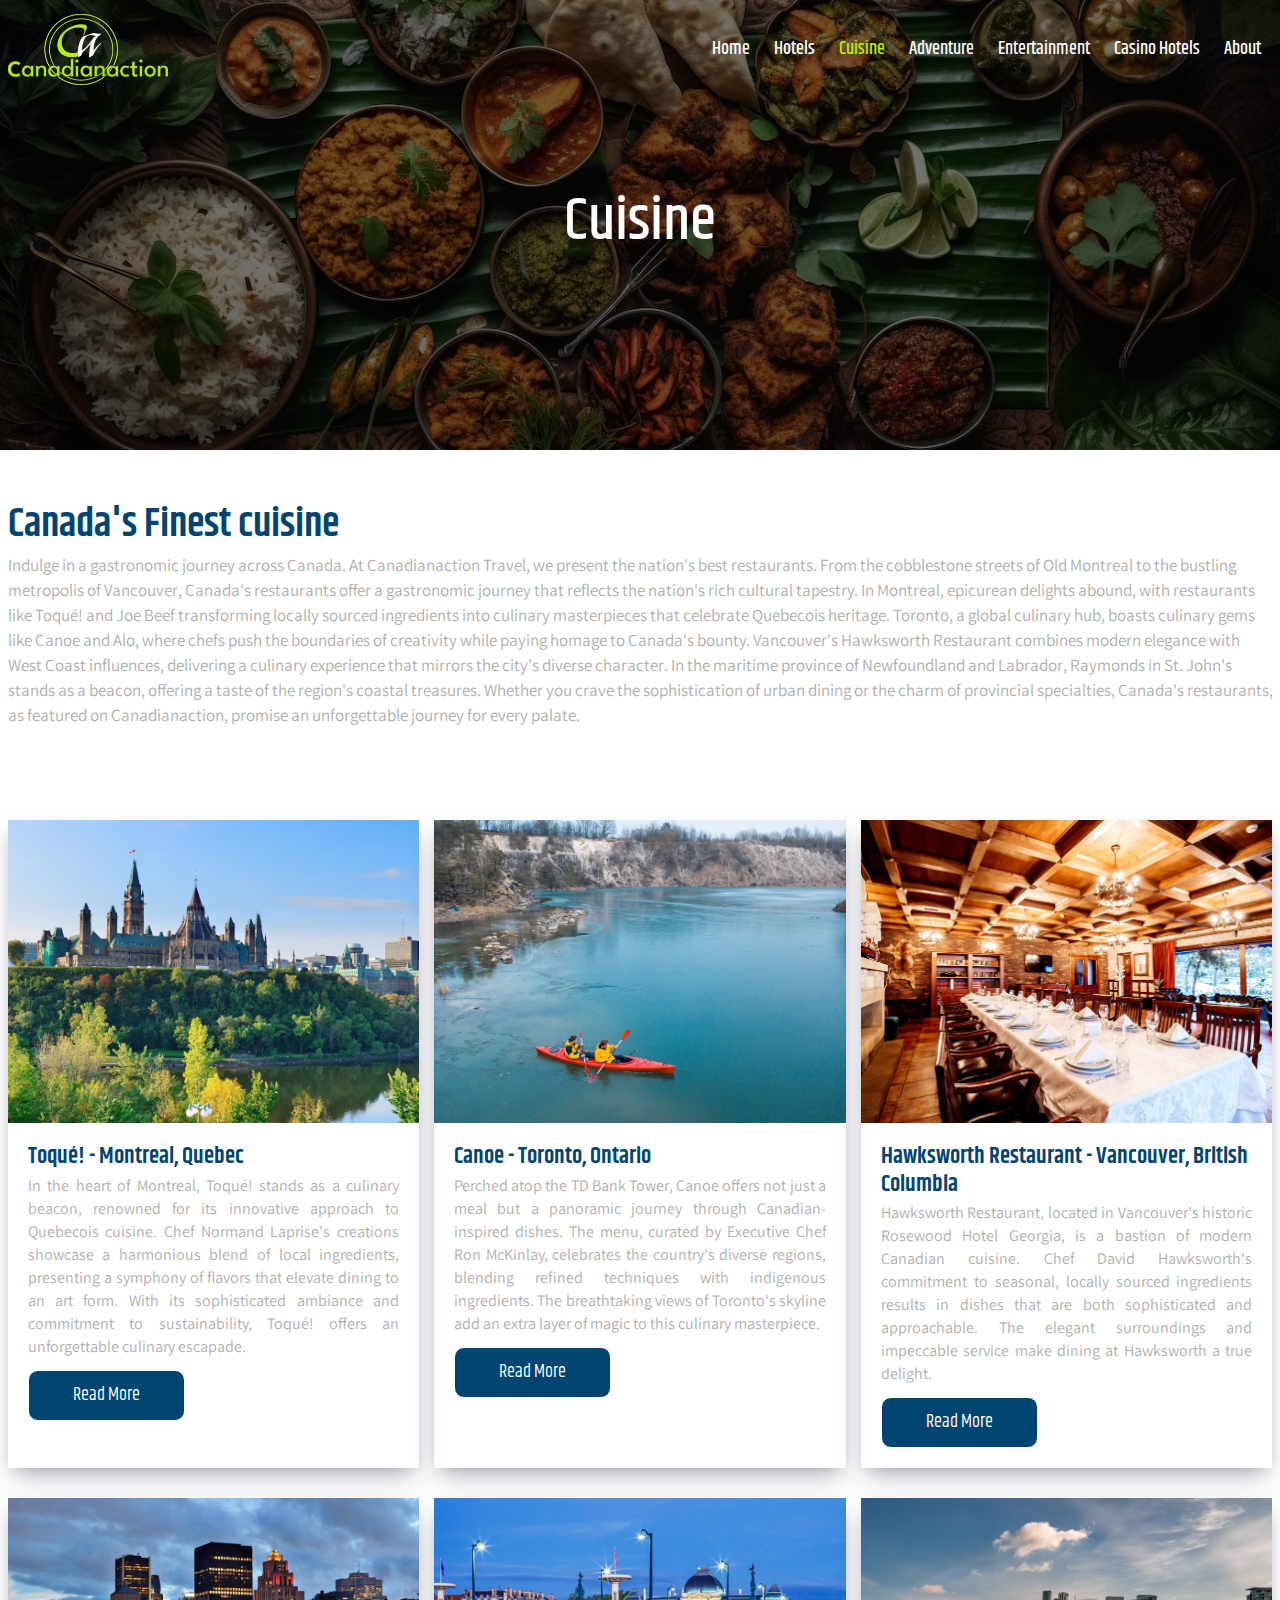
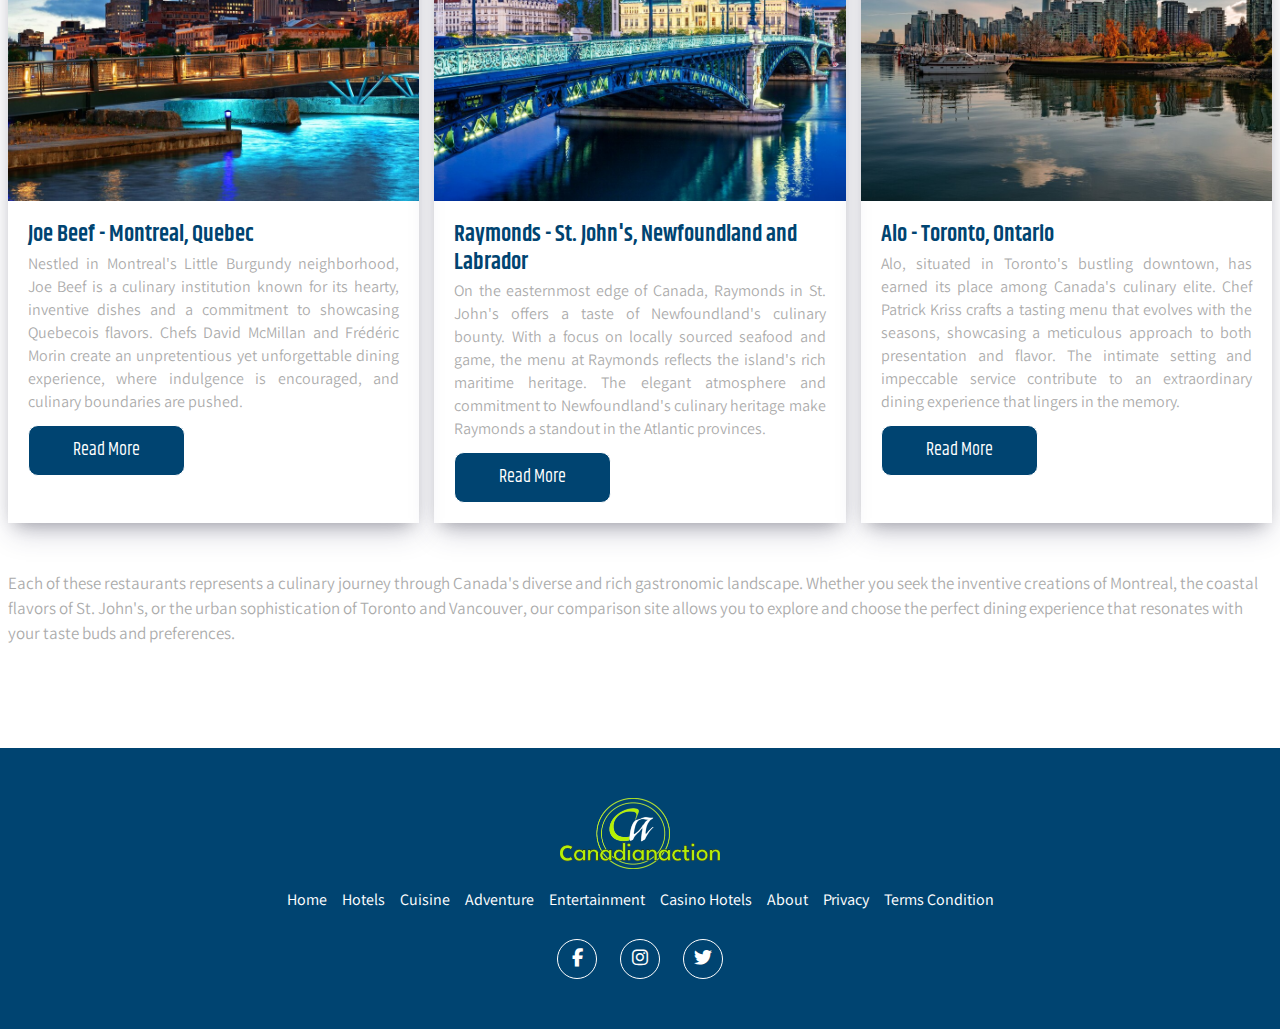
<file: cuisine.html>
<!doctype html>
<html lang="en">

<head>
    <meta charset="utf-8">
    <meta name="viewport" content="width=device-width, initial-scale=1">
    <link rel="stylesheet" href="https://cdnjs.cloudflare.com/ajax/libs/font-awesome/6.4.0/css/all.min.css"/>
    <link rel="stylesheet" href="css/bootstrap.css">
    <link rel="stylesheet" href="css/style.css">
    <link rel="stylesheet" href="css/responsive.css">
    <link rel="icon" href="images/favicon.png" type="image/x-icon">
    <title>Cuisine</title>
</head>

<body>
    <!-- site-header start -->
    <header class="site-header">
        <div class="container">
            <div class="site-logo">
                <a href="index.html"><img src="images/headerlogo.png" alt="site-logo"></a>
            </div>

            <nav class="site-nav">
                <ul>
                    <li><a href="index.html">Home</a></li>
                    <li><a href="hotels.html">Hotels</a></li>
                    <li><a href="cuisine.html" class="menu active">Cuisine</a></li>
                    <li><a href="adventure.html">Adventure</a></li>
                    <li><a href="entertainment.html">Entertainment</a></li>
                    <li><a href="casino-hotels.html">Casino Hotels</a></li>
                    <li><a href="about.html">About</a></li>
                    <li class="closed-menu">
                        <a href="#">×</a>
                    </li>
                </ul>
            </nav>
            <div class="menu-toggle">
                <div class="bar-1"></div>
                <div class="bar-2"></div>
                <div class="bar-3"></div>
            </div>
        </div>
    </header>
    <!-- site header end -->

    <!-- site banner start -->
    <section class="cuisine">
        <div class="container">
            <div class="row">
                <div class="banner__text">
                    <h1>Cuisine</h1>
                </div>
            </div>
        </div>
    </section>
    <!-- site banner end -->


    <!-- site cuisine start -->
    <section class="hotelstext">
        <div class="container">
            <div class="row">
                <div class="jointext">
                    <h2>Canada's Finest cuisine</h2>
                    <p>Indulge in a gastronomic journey across Canada. At Canadianaction Travel, we present the nation's
                        best restaurants. From the cobblestone streets of Old Montreal to the bustling metropolis of
                        Vancouver, Canada's restaurants offer a gastronomic journey that reflects the nation's rich
                        cultural tapestry. In Montreal, epicurean delights abound, with restaurants like Toqué! and Joe
                        Beef transforming locally sourced ingredients into culinary masterpieces that celebrate
                        Quebecois heritage. Toronto, a global culinary hub, boasts culinary gems like Canoe and Alo,
                        where chefs push the boundaries of creativity while paying homage to Canada's bounty.
                        Vancouver's Hawksworth Restaurant combines modern elegance with West Coast influences,
                        delivering a culinary experience that mirrors the city's diverse character. In the maritime
                        province of Newfoundland and Labrador, Raymonds in St. John's stands as a beacon, offering a
                        taste of the region's coastal treasures. Whether you crave the sophistication of urban dining or
                        the charm of provincial specialties, Canada's restaurants, as featured on Canadianaction,
                        promise an unforgettable journey for every palate.</p>
                </div>
            </div>
        </div>
    </section>
    <!-- site cuisine end -->

    <!-- site localcuisine end -->
    <section class="localcuisine">
        <div class="container">
            <div class="row">
                <div class="col-lg-4 col-md-6 col-sm-12 space">
                    <div class="slovernia__card">
                        <div class="slovernia__destinations">
                            <a href="https://www.restaurant-toque.com/en/" target="_blank"> <img
                                    src="images/cuisinecard1.jpg" class="img-fluid" alt="cuisinecard1"></a>
                            <div class="Slovenia__content">
                                <h3>Toqué! - Montreal, Quebec</h3>
                                <p>In the heart of Montreal, Toqué! stands as a culinary beacon, renowned for its
                                    innovative approach to Quebecois cuisine. Chef Normand Laprise's creations showcase
                                    a harmonious blend of local ingredients, presenting a symphony of flavors that
                                    elevate dining to an art form. With its sophisticated ambiance and commitment to
                                    sustainability, Toqué! offers an unforgettable culinary escapade.</p>
                                <a href="https://www.restaurant-toque.com/en/" class="btn btn-content" target="_blank">
                                    Read More</a>
                            </div>
                        </div>
                    </div>
                </div>
                <div class="col-lg-4 col-md-6 col-sm-12 space">
                    <div class="slovernia__card">
                        <div class="slovernia__destinations">
                            <a href="https://www.canoerestaurant.com/" target="_blank"> <img
                                    src="images/cuisinecard2.jpg" class="img-fluid" alt="cuisinecard2"></a>
                            <div class="Slovenia__content">
                                <h3>Canoe - Toronto, Ontario</h3>
                                <p>Perched atop the TD Bank Tower, Canoe offers not just a meal but a panoramic journey
                                    through Canadian-inspired dishes. The menu, curated by Executive Chef Ron McKinlay,
                                    celebrates the country's diverse regions, blending refined techniques with
                                    indigenous ingredients. The breathtaking views of Toronto's skyline add an extra
                                    layer of magic to this culinary masterpiece.</p>
                                <a href="https://www.canoerestaurant.com/" class="btn btn-content" target="_blank">
                                    Read More</a>
                            </div>
                        </div>
                    </div>
                </div>
                <div class="col-lg-4 col-md-6 col-sm-12 space">
                    <div class="slovernia__card">
                        <div class="slovernia__destinations">
                            <a href="https://hawksworthrestaurant.com/" target="_blank"> <img
                                    src="images/cuisinecard3.jpg" class="img-fluid" alt="cuisinecard3"></a>
                            <div class="Slovenia__content">
                                <h3>Hawksworth Restaurant - Vancouver, British Columbia</h3>
                                <p>Hawksworth Restaurant, located in Vancouver's historic Rosewood Hotel Georgia, is a
                                    bastion of modern Canadian cuisine. Chef David Hawksworth's commitment to seasonal,
                                    locally sourced ingredients results in dishes that are both sophisticated and
                                    approachable. The elegant surroundings and impeccable service make dining at
                                    Hawksworth a true delight.</p>
                                <a href="https://hawksworthrestaurant.com/" class="btn btn-content" target="_blank">
                                    Read More</a>
                            </div>
                        </div>
                    </div>
                </div>
                <div class="col-lg-4 col-md-6 col-sm-12 space">
                    <div class="slovernia__card">
                        <div class="slovernia__destinations">
                            <a href="https://joebeef.com/" target="_blank"> <img src="images/cuisinecard4.jpg"
                                    class="img-fluid" alt="cuisinecard4"></a>
                            <div class="Slovenia__content">
                                <h3>Joe Beef - Montreal, Quebec</h3>
                                <p>Nestled in Montreal's Little Burgundy neighborhood, Joe Beef is a culinary
                                    institution known for its hearty, inventive dishes and a commitment to showcasing
                                    Quebecois flavors. Chefs David McMillan and Frédéric Morin create an unpretentious
                                    yet unforgettable dining experience, where indulgence is encouraged, and culinary
                                    boundaries are pushed.</p>
                                <a href="https://joebeef.com/" class="btn btn-content" target="_blank">
                                    Read More</a>
                            </div>
                        </div>
                    </div>
                </div>
                <div class="col-lg-4 col-md-6 col-sm-12 space">
                    <div class="slovernia__card">
                        <div class="slovernia__destinations">
                            <a href="https://raymondsrestaurant.com/" target="_blank"><img src="images/cuisinecard5.jpg"
                                    class="img-fluid" alt="cuisinecard5"></a>
                            <div class="Slovenia__content">
                                <h3>Raymonds - St. John's, Newfoundland and Labrador</h3>
                                <p>On the easternmost edge of Canada, Raymonds in St. John's offers a taste of
                                    Newfoundland's culinary bounty. With a focus on locally sourced seafood and game,
                                    the menu at Raymonds reflects the island's rich maritime heritage. The elegant
                                    atmosphere and commitment to Newfoundland's culinary heritage make Raymonds a
                                    standout in the Atlantic provinces.</p>
                                <a href="https://raymondsrestaurant.com/" class="btn btn-content" target="_blank">
                                    Read More</a>
                            </div>
                        </div>
                    </div>
                </div>
                <div class="col-lg-4 col-md-6 col-sm-12 space">
                    <div class="slovernia__card">
                        <div class="slovernia__destinations">
                            <a href="https://alorestaurant.com/" target="_blank"><img src="images/cuisinecard6.jpg"
                                    class="img-fluid" alt="cuisinecard6"></a>
                            <div class="Slovenia__content">
                                <h3>Alo - Toronto, Ontario</h3>
                                <p>Alo, situated in Toronto's bustling downtown, has earned its place among Canada's
                                    culinary elite. Chef Patrick Kriss crafts a tasting menu that evolves with the
                                    seasons, showcasing a meticulous approach to both presentation and flavor. The
                                    intimate setting and impeccable service contribute to an extraordinary dining
                                    experience that lingers in the memory.</p>
                                <a href="https://alorestaurant.com/" class="btn btn-content" target="_blank">
                                    Read More</a>
                            </div>
                        </div>
                    </div>
                </div>
            </div>
        </div>
    </section>
    <!-- site localcuisine end -->

    <!-- site join start -->
    <div class="hotelstext">
        <div class="container">
            <div class="row">
                <div class="jointext disclaimer">
                    <p>Each of these restaurants represents a culinary journey through Canada's diverse and rich
                        gastronomic landscape. Whether you seek the inventive creations of Montreal, the coastal flavors
                        of St. John's, or the urban sophistication of Toronto and Vancouver, our comparison site allows
                        you to explore and choose the perfect dining experience that resonates with your taste buds and
                        preferences.
                    </p>
                </div>
            </div>
        </div>
    </div>
    <!-- site join end -->

    <!-- site footer start -->
    <div class="footer">
        <div class="container">
            <div class="row">
                <div class="col-12">
                    <div class="footer-logo">
                        <a href="index.html"><img src="images/headerlogo.png" alt="header-logo" class="img-fluid"></a>
                    </div>

                </div>
                <div class="col-12">
                    <div class="footer-links">
                        <ul>
                            <li><a href="index.html">Home</a></li>
                            <li><a href="hotels.html">Hotels</a></li>
                            <li><a href="cuisine.html">Cuisine</a></li>
                            <li><a href="adventure.html">Adventure</a></li>
                            <li><a href="entertainment.html">Entertainment</a></li>
                            <li><a href="casino-hotels.html">Casino Hotels</a></li>
                            <li><a href="about.html">About</a></li>
                            <li><a href="privacy.html">Privacy</a></li>
                            <li><a href="terms-condition.html">Terms Condition</a></li>
                        </ul>
                    </div>
                </div>
                <div class="col-12">
                    <div class="social-signals">
                        <i class="fa-brands fa-facebook-f"></i>
                        <i class="fa-brands fa-instagram"></i>
                        <i class="fa-brands fa-twitter"></i>
                    </div>
                </div>
            </div>
        </div>
    </div>
    <!-- site footer end -->



    <script src="js/bootstrap.js"></script>
    <script src="js/jquery.js"></script>


    <script>
        $(document).ready(function () {
            $(".menu-toggle").click(function () {
                $("body").addClass("toggle");
            });
        });

        $(document).ready(function () {
            $(".closed-menu").click(function () {
                $("body").removeClass("toggle");
            });
        });
    </script>

    <script>
        $(document).ready(function () {
            $(window).scroll(function () {
                var header = $("header");
                header.toggleClass("sticky", $(window).scrollTop() > 0);
            });
        });
    </script>




</body>

</html>
</file>
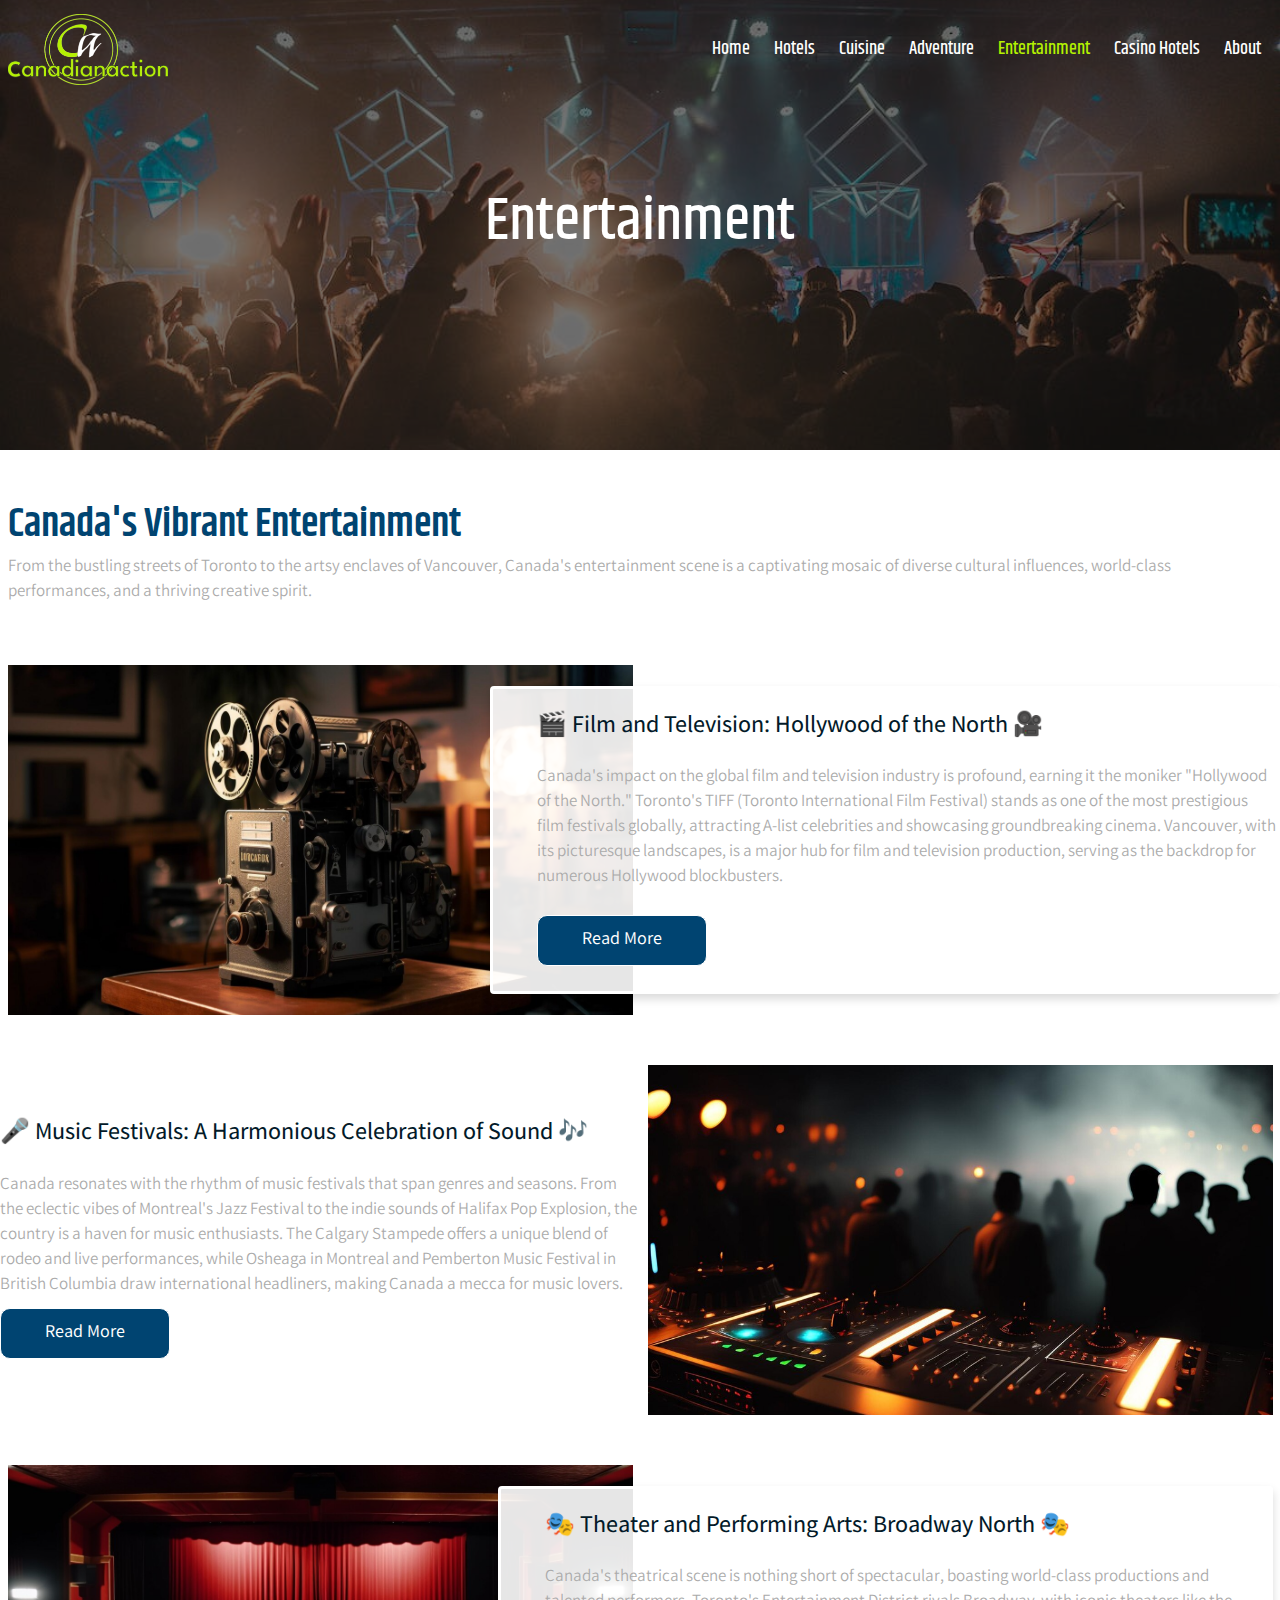
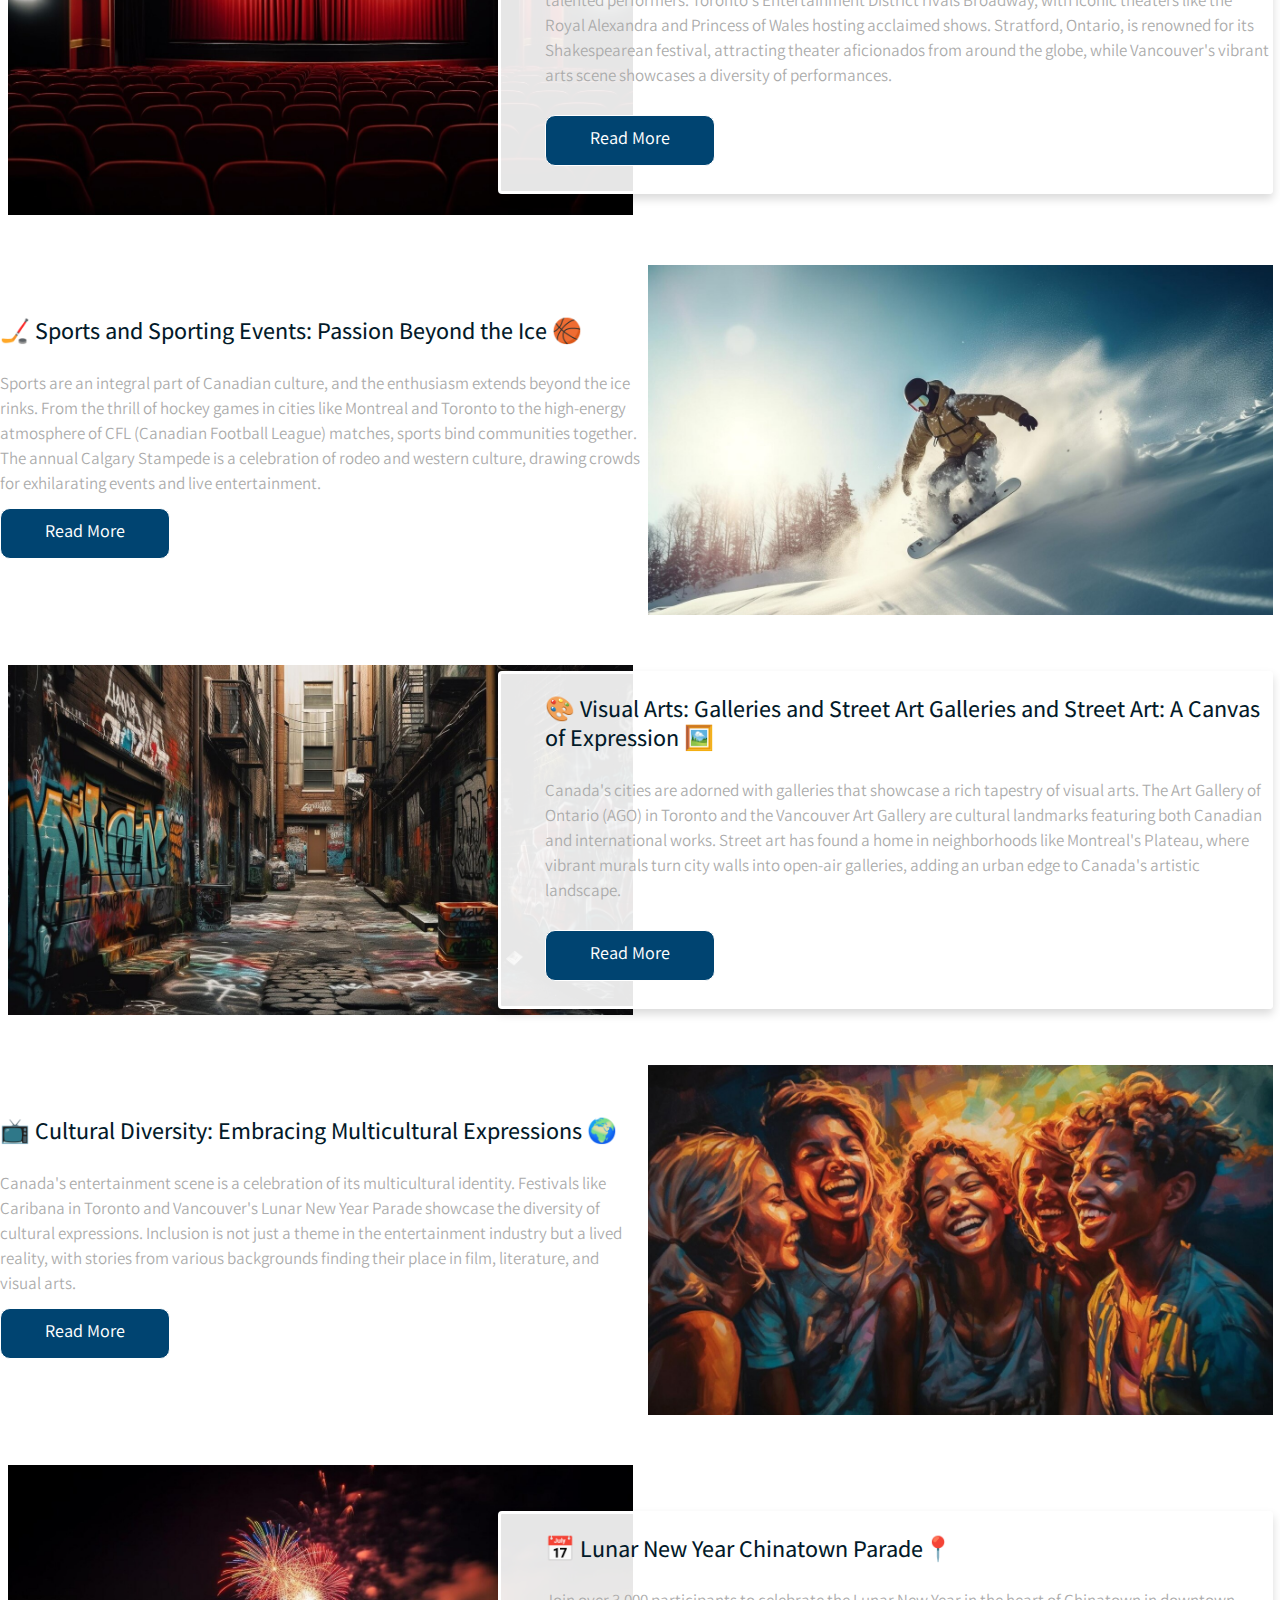
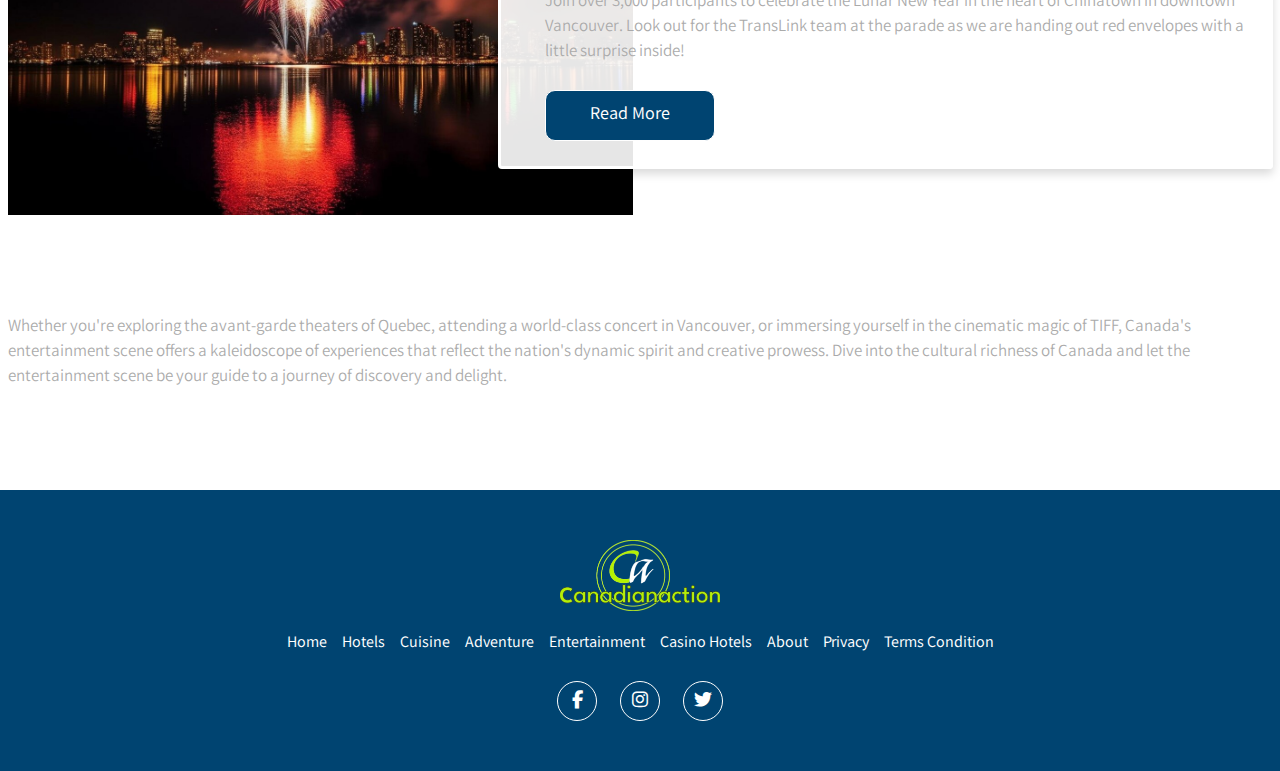
<file: entertainment.html>
<!doctype html>
<html lang="en">

<head>
    <meta charset="utf-8">
    <meta name="viewport" content="width=device-width, initial-scale=1">
    <link rel="stylesheet" href="https://cdnjs.cloudflare.com/ajax/libs/font-awesome/6.4.0/css/all.min.css"/>
    <link rel="stylesheet" href="css/bootstrap.css">
    <link rel="stylesheet" href="css/style.css">
    <link rel="stylesheet" href="css/responsive.css">
    <link rel="icon" href="images/favicon.png" type="image/x-icon">
    <title>Entertainment</title>
</head>

<body>
    <!-- site-header start -->
    <header class="site-header">
        <div class="container">
            <div class="site-logo">
                <a href="index.html"><img src="images/headerlogo.png" alt="site-logo"></a>
            </div>

            <nav class="site-nav">
                <ul>
                    <li><a href="index.html">Home</a></li>
                    <li><a href="hotels.html">Hotels</a></li>
                    <li><a href="cuisine.html">Cuisine</a></li>
                    <li><a href="adventure.html">Adventure</a></li>
                    <li><a href="entertainment.html" class="menu active">Entertainment</a></li>
                    <li><a href="casino-hotels.html">Casino Hotels</a></li>
                    <li><a href="about.html">About</a></li>
                    <li class="closed-menu">
                        <a href="#">×</a>
                    </li>
                </ul>
            </nav>
            <div class="menu-toggle">
                <div class="bar-1"></div>
                <div class="bar-2"></div>
                <div class="bar-3"></div>
            </div>
        </div>
    </header>
    <!-- site header end -->

    <!-- site banner start -->
    <section class="entertainment">
        <div class="container">
            <div class="row">
                <div class="banner__text">
                    <h1>Entertainment</h1>
                </div>
            </div>
        </div>
    </section>
    <!-- site banner end -->

    <!-- site entertainment start -->
    <section class="hotelstext">
        <div class="container">
            <div class="row">
                <div class="jointext">
                    <h2>Canada's Vibrant Entertainment </h2>
                    <p>From the bustling streets of Toronto to the artsy enclaves of Vancouver, Canada's entertainment
                        scene is a captivating mosaic of diverse cultural influences, world-class performances, and a
                        thriving creative spirit.</p>
                </div>
            </div>
        </div>
    </section>

    <!-- site entertainment end -->

    <!-- site adventure end -->
    <section class="adventurous_main">
        <div class="adventurous_main_overlay"></div>
        <div class="container">
            <div class="row justify-content-center">
                <div class="col-sm-12 col-md-6 col-lg-6">
                    <div class="adventurous_left">
                        <a href="https://storyboardexperiences.ca/vancouver-hollywood-north-tour.html"
                            target="_blank"><img src="images/entertainmentcard1.jpg" class="img-fluid boutiquepic "
                                alt="adventurecard1"></a>
                    </div>
                </div>
                <div class="col-sm-12 col-md-6 col-lg-6 spacing p-0">
                    <div class="adventurous_right adventurous_flex adventurous_space shadow">
                        <h3 class="line"><a href="https://storyboardexperiences.ca/vancouver-hollywood-north-tour.html"
                                target="_blank">🎬 Film and Television: Hollywood of the North 🎥</a></h3>
                        <p>Canada's impact on the global film and television industry is profound, earning it the
                            moniker "Hollywood of the North." Toronto's TIFF (Toronto International Film Festival)
                            stands as one of the most prestigious film festivals globally, attracting A-list celebrities
                            and showcasing groundbreaking cinema. Vancouver, with its picturesque landscapes, is a major
                            hub for film and television production, serving as the backdrop for numerous Hollywood
                            blockbusters.
                        </p>
                        <div class="casino-btn">
                            <a href="https://storyboardexperiences.ca/vancouver-hollywood-north-tour.html"
                                class="primary_btn" target="_blank">Read More</a>
                        </div>
                    </div>
                </div>
                <div class="row flex-wrap-reverse p-0">
                    <div class="col-sm-12 col-md-6 col-lg-6 spacing p-0">
                        <div class="adventurous_right adventurous_flex adventurous_space_left">
                            <h3 class="line"><a href="https://sani-resort.com/festivals/sani-festival"
                                    target="_blank">🎤 Music Festivals: A Harmonious Celebration of Sound 🎶</a></h3>
                            <p>Canada resonates with the rhythm of music festivals that span genres and seasons. From
                                the eclectic vibes of Montreal's Jazz Festival to the indie sounds of Halifax Pop
                                Explosion, the country is a haven for music enthusiasts. The Calgary Stampede offers a
                                unique blend of rodeo and live performances, while Osheaga in Montreal and Pemberton
                                Music Festival in British Columbia draw international headliners, making Canada a mecca
                                for music lovers.</p>
                            <div class="casino-btn">
                                <a href="https://sani-resort.com/festivals/sani-festival" class="primary_btn"
                                    target="_blank">Read More</a>
                            </div>
                        </div>
                    </div>
                    <div class="col-sm-12 col-md-6 col-lg-6">
                        <div class="adventurous_left spacing">
                            <a href="https://sani-resort.com/festivals/sani-festival" target="_blank"><img
                                    src="images/entertainmentcard2.jpg" class="img-fluid boutiquepic"
                                    alt="entertainmentcard2"></a>
                        </div>
                    </div>
                </div>
                <div class="col-sm-12 col-md-6 col-lg-6">
                    <div class="adventurous_left">
                        <a href="https://www.broadwaynyt.com/" target="_blank"><img src="images/entertainmentcard3.jpg"
                                class="img-fluid boutiquepic" alt="entertainmentcard3"></a>
                    </div>
                </div>
                <div class="col-sm-12 col-md-6 col-lg-6">
                    <div class="adventurous_right adventurous_flex adventurous_space shadow">
                        <h3 class="line"><a href="https://www.broadwaynyt.com/" target="_blank">🎭 Theater and
                                Performing Arts: Broadway North 🎭</a></h3>
                        <p>Canada's theatrical scene is nothing short of spectacular, boasting world-class productions
                            and talented performers. Toronto's Entertainment District rivals Broadway, with iconic
                            theaters like the Royal Alexandra and Princess of Wales hosting acclaimed shows. Stratford,
                            Ontario, is renowned for its Shakespearean festival, attracting theater aficionados from
                            around the globe, while Vancouver's vibrant arts scene showcases a diversity of
                            performances.</p>
                        <div class="casino-btn">
                            <a href="https://www.broadwaynyt.com/" class="primary_btn" target="_blank">Read More</a>
                        </div>
                    </div>
                </div>
                <div class="row flex-wrap-reverse p-0">
                    <div class="col-sm-12 col-md-6 col-lg-6 spacing p-0">
                        <div class="adventurous_right adventurous_flex adventurous_space_left">
                            <h3 class="line"><a
                                    href="https://www.destinationvancouver.com/activities/sporting-events/spectator-sports/"
                                    target="_blank">🏒 Sports and Sporting Events: Passion Beyond the Ice 🏀</a></h3>
                            <p>Sports are an integral part of Canadian culture, and the enthusiasm extends beyond the
                                ice rinks. From the thrill of hockey games in cities like Montreal and Toronto to the
                                high-energy atmosphere of CFL (Canadian Football League) matches, sports bind
                                communities together. The annual Calgary Stampede is a celebration of rodeo and western
                                culture, drawing crowds for exhilarating events and live entertainment.</p>
                            <div class="casino-btn">
                                <a href="https://www.destinationvancouver.com/activities/sporting-events/spectator-sports/"
                                    class="primary_btn" target="_blank">Read More</a>
                            </div>
                        </div>
                    </div>
                    <div class="col-sm-12 col-md-6 col-lg-6">
                        <div class="adventurous_left spacing">
                            <a href="https://www.destinationvancouver.com/activities/sporting-events/spectator-sports/"
                                target="_blank"><img src="images/entertainmentcard4.jpg" class="img-fluid boutiquepic"
                                    alt="entertainmentcard4"></a>
                        </div>
                    </div>
                </div>
                <div class="col-sm-12 col-md-6 col-lg-6 ">
                    <div class="adventurous_left">
                        <a href="https://bookanartist.co/graffiti-artists/community-walls-murals" target="_blank"><img
                                src="images/entertainmentcard5.jpg" class="img-fluid boutiquepic"
                                alt="entertainmentcard5"></a>
                    </div>
                </div>
                <div class="col-sm-12 col-md-6 col-lg-6">
                    <div class="adventurous_right adventurous_flex adventurous_space shadow">
                        <h3 class="line"><a href="https://bookanartist.co/graffiti-artists/community-walls-murals"
                                target="_blank">🎨 Visual Arts: Galleries and Street Art Galleries and Street Art: A
                                Canvas of Expression 🖼️</a></h3>
                        <p>Canada's cities are adorned with galleries that showcase a rich tapestry of visual arts. The
                            Art Gallery of Ontario (AGO) in Toronto and the Vancouver Art Gallery are cultural landmarks
                            featuring both Canadian and international works. Street art has found a home in
                            neighborhoods like Montreal's Plateau, where vibrant murals turn city walls into open-air
                            galleries, adding an urban edge to Canada's artistic landscape.
                        </p>
                        <div class="casino-btn">
                            <a href="https://bookanartist.co/graffiti-artists/community-walls-murals"
                                class="primary_btn" target="_blank">Read More</a>
                        </div>
                    </div>
                </div>
                <div class="row flex-wrap-reverse p-0">
                    <div class="col-sm-12 col-md-6 col-lg-6 spacing p-0">
                        <div class="adventurous_right adventurous_flex adventurous_space_left">
                            <h3 class="line"><a href="https://www.caribanatoronto.com/event/caribanaparade"
                                    target="_blank">📺 Cultural Diversity: Embracing Multicultural Expressions 🌍</a>
                            </h3>
                            <p>Canada's entertainment scene is a celebration of its multicultural identity. Festivals
                                like Caribana in Toronto and Vancouver's Lunar New Year Parade showcase the diversity of
                                cultural expressions. Inclusion is not just a theme in the entertainment industry but a
                                lived reality, with stories from various backgrounds finding their place in film,
                                literature, and visual arts.</p>
                            <div class="casino-btn">
                                <a href="https://www.caribanatoronto.com/event/caribanaparade " class="primary_btn"
                                    target="_blank">Read More</a>
                            </div>
                        </div>
                    </div>
                    <div class="col-sm-12 col-md-6 col-lg-6">
                        <div class="adventurous_left spacing">
                            <a href="https://www.caribanatoronto.com/event/caribanaparade" target="_blank"><img
                                    src="images/entertainmentcard6.jpg" class="img-fluid boutiquepic"
                                    alt="entertainmentcard6"></a>
                        </div>
                    </div>
                </div>
                <div class="col-sm-12 col-md-6 col-lg-6 ">
                    <div class="adventurous_left">
                        <a href="https://buzzer.translink.ca/2023/01/take-transit-to-lunar-new-year-events-in-metro-vancouver/" target="_blank"><img
                                src="images/entertainmentcard7.jpg" class="img-fluid boutiquepic"
                                alt="entertainmentcard7"></a>
                    </div>
                </div>
                <div class="col-sm-12 col-md-6 col-lg-6">
                    <div class="adventurous_right adventurous_flex adventurous_space shadow">
                        <h3 class="line"><a href="https://buzzer.translink.ca/2023/01/take-transit-to-lunar-new-year-events-in-metro-vancouver/"
                                target="_blank">📅 Lunar New Year Chinatown Parade📍</a></h3>
                        <p>Join over 3,000 participants to celebrate the Lunar New Year in the heart of Chinatown in downtown Vancouver. Look out for the TransLink team at the parade as we are handing out red envelopes with a little surprise inside!</p>
                        <div class="casino-btn">
                            <a href="https://buzzer.translink.ca/2023/01/take-transit-to-lunar-new-year-events-in-metro-vancouver/"
                                class="primary_btn" target="_blank">Read More</a>
                        </div>
                    </div>
                </div>
            </div>

        </div>
    </section>
    <!-- site adventure end -->

    <!-- site join start -->
    <section class="hotelstext">
        <div class="container">
            <div class="row">
                <div class="jointext disclaimer">
                    <p>Whether you're exploring the avant-garde theaters of Quebec, attending a world-class concert in
                        Vancouver, or immersing yourself in the cinematic magic of TIFF, Canada's entertainment scene
                        offers a kaleidoscope of experiences that reflect the nation's dynamic spirit and creative
                        prowess. Dive into the cultural richness of Canada and let the entertainment scene be your guide
                        to a journey of discovery and delight.</p>
                </div>
            </div>
            </div>
    </section>
    <!-- site join end -->

    <!-- site footer start -->
    <div class="footer">
        <div class="container">
            <div class="row">
                <div class="col-12">
                    <div class="footer-logo">
                        <a href="index.html"><img src="images/headerlogo.png" alt="header-logo" class="img-fluid"></a>
                    </div>

                </div>
                <div class="col-12">
                    <div class="footer-links">
                        <ul>
                            <li><a href="index.html">Home</a></li>
                            <li><a href="hotels.html">Hotels</a></li>
                            <li><a href="cuisine.html">Cuisine</a></li>
                            <li><a href="adventure.html">Adventure</a></li>
                            <li><a href="entertainment.html">Entertainment</a></li>
                            <li><a href="casino-hotels.html">Casino Hotels</a></li>
                            <li><a href="about.html">About</a></li>
                            <li><a href="privacy.html">Privacy</a></li>
                            <li><a href="terms-condition.html">Terms Condition</a></li>
                        </ul>
                    </div>
                </div>
                <div class="col-12">
                    <div class="social-signals">
                        <i class="fa-brands fa-facebook-f"></i>
                        <i class="fa-brands fa-instagram"></i>
                        <i class="fa-brands fa-twitter"></i>
                    </div>
                </div>
            </div>
        </div>
    </div>
    <!-- site footer end -->


    <script src="js/bootstrap.js"></script>
    <script src="js/jquery.js"></script>


    <script>
        $(document).ready(function () {
            $(".menu-toggle").click(function () {
                $("body").addClass("toggle");
            });
        });

        $(document).ready(function () {
            $(".closed-menu").click(function () {
                $("body").removeClass("toggle");
            });
        });
    </script>

    <script>
        $(document).ready(function () {
            $(window).scroll(function () {
                var header = $("header");
                header.toggleClass("sticky", $(window).scrollTop() > 0);
            });
        });
    </script>
</body>

</html>
</file>
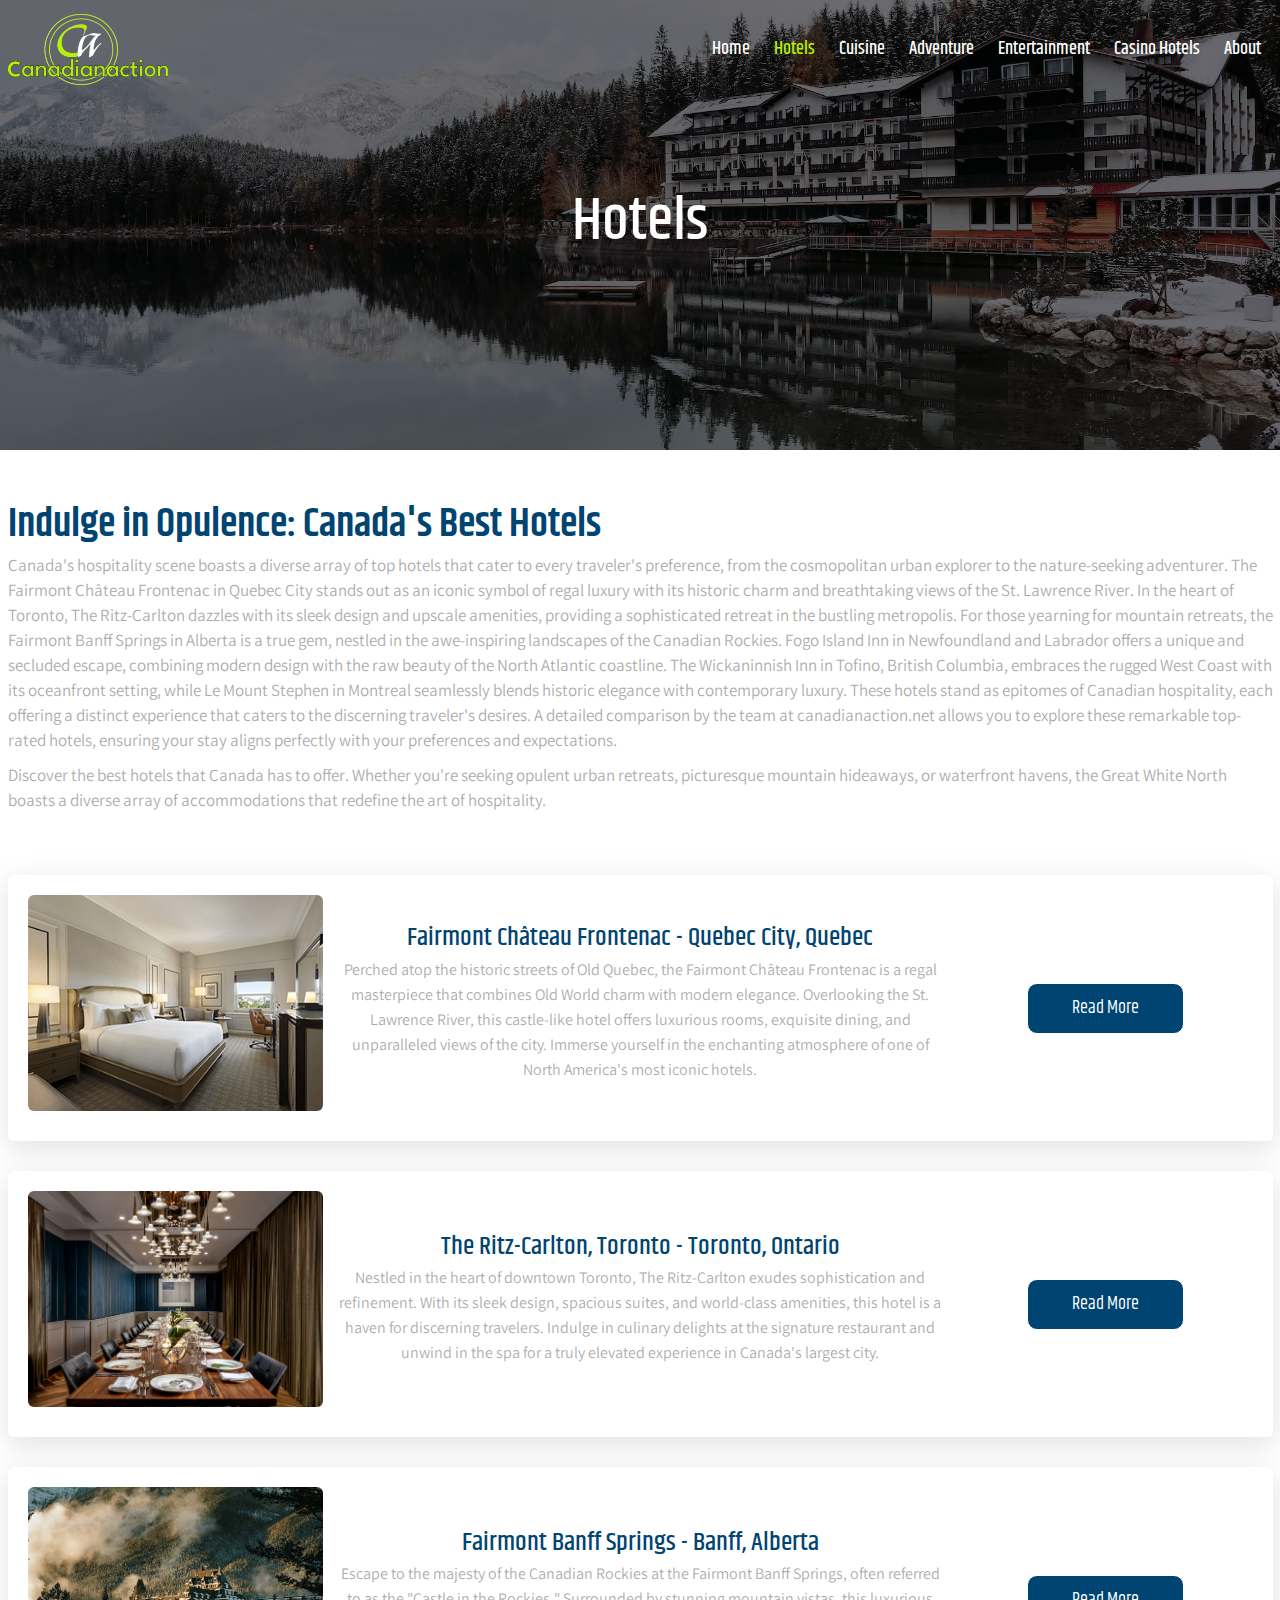
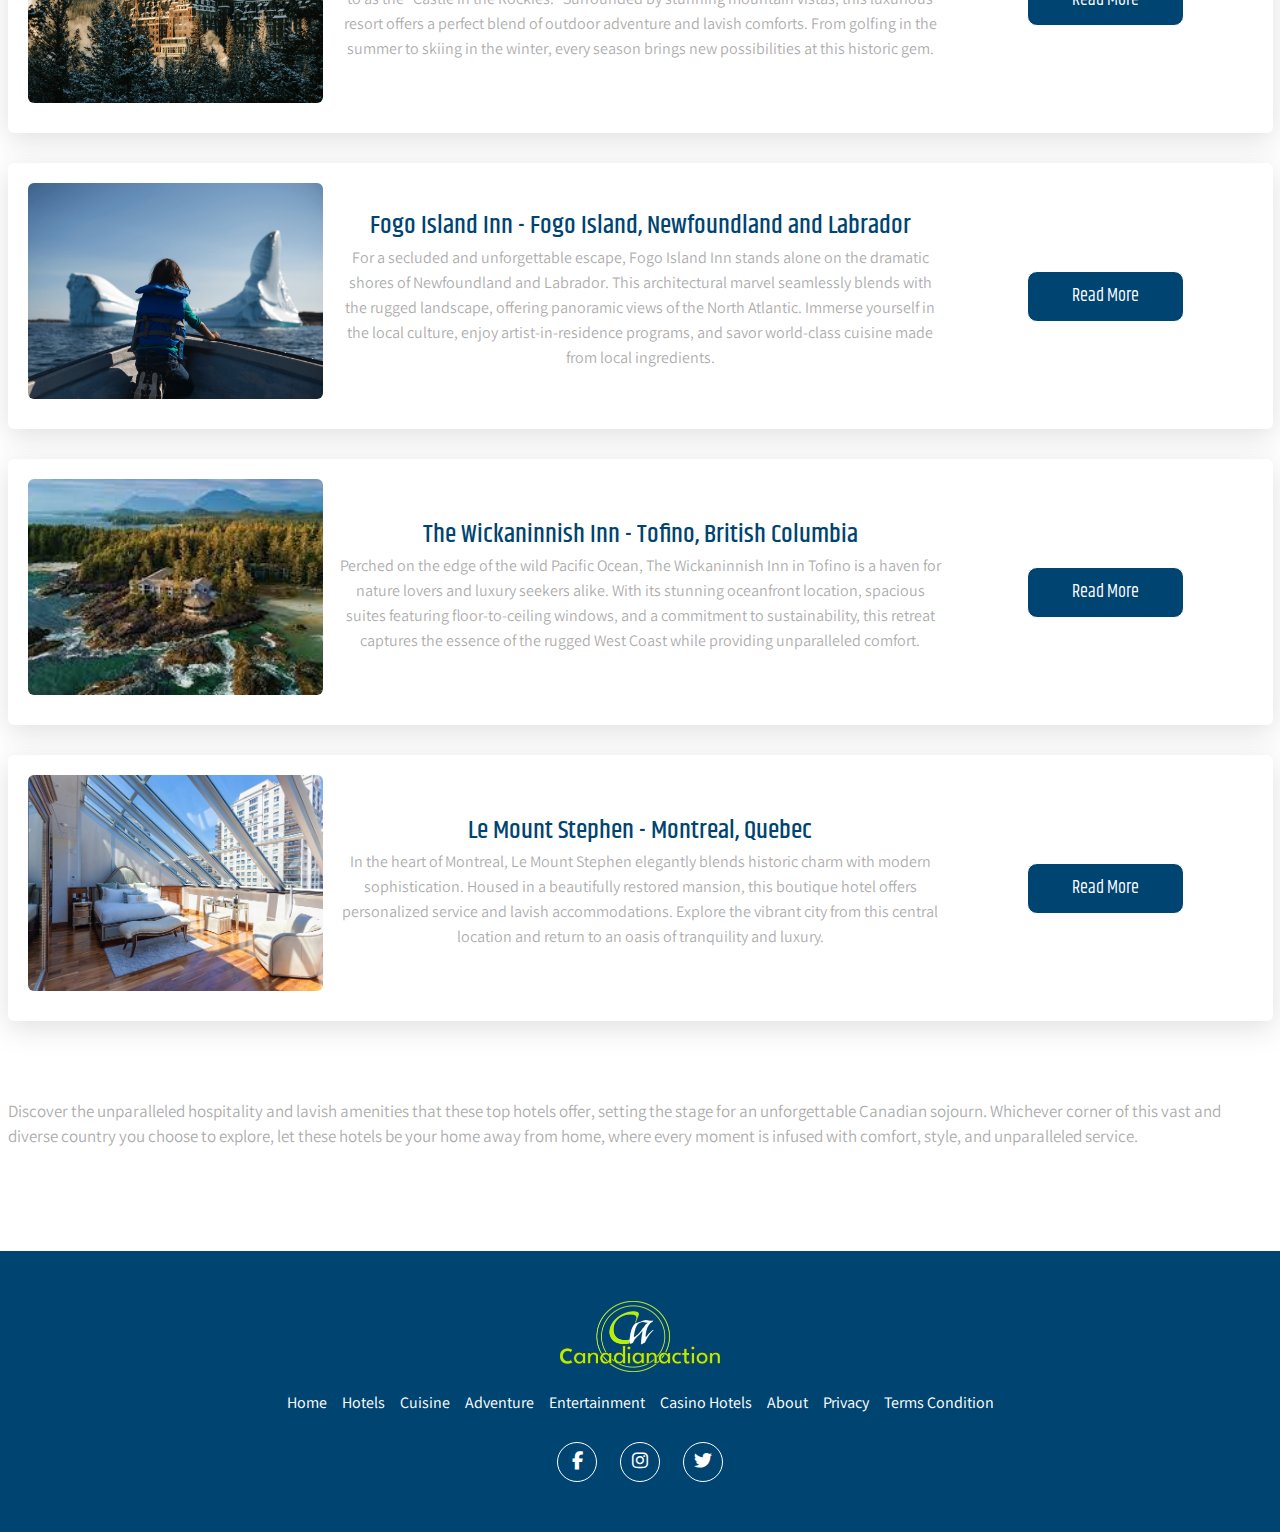
<file: hotels.html>
<!doctype html>
<html lang="en">

<head>
  <meta charset="utf-8">
  <meta name="viewport" content="width=device-width, initial-scale=1">
  <link rel="stylesheet" href="https://cdnjs.cloudflare.com/ajax/libs/font-awesome/6.4.0/css/all.min.css"/>
  <link rel="stylesheet" href="css/bootstrap.css">
  <link rel="stylesheet" href="css/style.css">
  <link rel="stylesheet" href="css/responsive.css">
  <link rel="icon" href="images/favicon.png" type="image/x-icon">
  <title>Hotels</title>
</head>

<body>
  <!-- site-header start -->
  <header class="site-header">
    <div class="container">
      <div class="site-logo">
        <a href="index.html"><img src="images/headerlogo.png" alt="site-logo"></a>
      </div>

      <nav class="site-nav">
        <ul>
          <li><a href="index.html">Home</a></li>
          <li><a href="hotels.html" class="menu active">Hotels</a></li>
          <li><a href="cuisine.html">Cuisine</a></li>
          <li><a href="adventure.html">Adventure</a></li>
          <li><a href="entertainment.html">Entertainment</a></li>
          <li><a href="casino-hotels.html">Casino Hotels</a></li>
          <li><a href="about.html">About</a></li>
          <li class="closed-menu">
            <a href="#">×</a>
          </li>
        </ul>
      </nav>
      <div class="menu-toggle">
        <div class="bar-1"></div>
        <div class="bar-2"></div>
        <div class="bar-3"></div>
      </div>
    </div>
  </header>
  <!-- site header end -->

  <!-- site banner start -->
  <section class="hotels">
    <div class="container">
      <div class="row">
        <div class="banner__text">
          <h1>Hotels</h1>
        </div>
      </div>
    </div>
  </section>
  <!-- site banner end -->

  <!-- site join start -->
  <section class="hotelstext">
    <div class="container">
      <div class="row">
        <div class="jointext">
          <h2>Indulge in Opulence: Canada's Best Hotels </h2>
          <p>Canada's hospitality scene boasts a diverse array of top hotels that cater to every traveler's preference,
            from the cosmopolitan urban explorer to the nature-seeking adventurer. The Fairmont Château Frontenac in
            Quebec City stands out as an iconic symbol of regal luxury with its historic charm and breathtaking views of
            the St. Lawrence River. In the heart of Toronto, The Ritz-Carlton dazzles with its sleek design and upscale
            amenities, providing a sophisticated retreat in the bustling metropolis. For those yearning for mountain
            retreats, the Fairmont Banff Springs in Alberta is a true gem, nestled in the awe-inspiring landscapes of
            the Canadian Rockies. Fogo Island Inn in Newfoundland and Labrador offers a unique and secluded escape,
            combining modern design with the raw beauty of the North Atlantic coastline. The Wickaninnish Inn in Tofino,
            British Columbia, embraces the rugged West Coast with its oceanfront setting, while Le Mount Stephen in
            Montreal seamlessly blends historic elegance with contemporary luxury. These hotels stand as epitomes of
            Canadian hospitality, each offering a distinct experience that caters to the discerning traveler's desires.
            A detailed comparison by the team at canadianaction.net allows you to explore these remarkable top-rated
            hotels, ensuring your stay aligns perfectly with your preferences and expectations.</p>
          <p>Discover the best hotels that Canada has to offer. Whether you're seeking opulent urban retreats,
            picturesque mountain hideaways, or waterfront havens, the Great White North boasts a diverse array of
            accommodations that redefine the art of hospitality.</p>
        </div>
      </div>
      </div>
  </section>
  <!-- site join end -->

  <!-- site hotelscard start -->
  <section class="casino pb-0">
    <div class="container">
      <div class="casino-hotels-wrapper">
        <div class="row">
          <div class="col-lg-3">
            <div class="casino-img">
              <figure>
                <a
                  href="https://www.fairmont.com/frontenac-quebec/?goto=fiche_hotel&code_hotel=A572&merchantid=seo-maps-FR-A572&sourceid=aw-cen&utm_medium=seo+maps&utm_source=google+Maps&utm_campaign=seo+maps?goto=fiche_hotel&code_hotel=A572&merchantid=seo-maps-CA-A572&sourceid=aw-cen&utm_medium=seo+maps&utm_source=google+Maps&utm_campaign=seo+maps&y_source=1_MTIzNjE0MDAtNzE1LWxvY2F0aW9uLndlYnNpdGU=">
                  <img src="images/hotelcard1.png" alt="hotelcard1">
                </a>
              </figure>
            </div>
          </div>
          <div class="col-lg-6">
            <div class="casino-text">
              <h3> Fairmont Château Frontenac - Quebec City, Quebec</h3>
              <p>Perched atop the historic streets of Old Quebec, the Fairmont Château Frontenac is a regal masterpiece
                that combines Old World charm with modern elegance. Overlooking the St. Lawrence River, this castle-like
                hotel offers luxurious rooms, exquisite dining, and unparalleled views of the city. Immerse yourself in
                the enchanting atmosphere of one of North America's most iconic hotels.</p>
            </div>
          </div>
          <div class="col-lg-3">
            <div class="casino-btn">
              <a href="https://www.fairmont.com/frontenac-quebec/?goto=fiche_hotel&code_hotel=A572&merchantid=seo-maps-FR-A572&sourceid=aw-cen&utm_medium=seo+maps&utm_source=google+Maps&utm_campaign=seo+maps?goto=fiche_hotel&code_hotel=A572&merchantid=seo-maps-CA-A572&sourceid=aw-cen&utm_medium=seo+maps&utm_source=google+Maps&utm_campaign=seo+maps&y_source=1_MTIzNjE0MDAtNzE1LWxvY2F0aW9uLndlYnNpdGU="
                class="btn btn-content" target="_blank"> Read More </a>
            </div>
          </div>
        </div>
      </div>
      <div class="casino-hotels-wrapper">
        <div class="row">
          <div class="col-lg-3">
            <div class="casino-img">
              <figure>
                <a href="https://www.ritzcarlton.com/en/hotels/yyzrz-the-ritz-carlton-toronto/overview/">
                  <img src="images/hotelcard2.jpg" alt="hotelcard2">
                </a>
              </figure>
            </div>
          </div>
          <div class="col-lg-6">
            <div class="casino-text">
              <h3>The Ritz-Carlton, Toronto - Toronto, Ontario</h3>
              <p>Nestled in the heart of downtown Toronto, The Ritz-Carlton exudes sophistication and refinement. With
                its sleek design, spacious suites, and world-class amenities, this hotel is a haven for discerning
                travelers. Indulge in culinary delights at the signature restaurant and unwind in the spa for a truly
                elevated experience in Canada's largest city.
              </p>
            </div>
          </div>
          <div class="col-lg-3">
            <div class="casino-btn">
              <a href="https://www.ritzcarlton.com/en/hotels/yyzrz-the-ritz-carlton-toronto/overview/"
                class="btn btn-content" target="_blank">
                Read More </a>
            </div>
          </div>
        </div>
      </div>
      <div class="casino-hotels-wrapper">
        <div class="row">
          <div class="col-lg-3">
            <div class="casino-img">
              <figure>
                <a
                  href="https://www.fairmont.com/banff-springs/?goto=fiche_hotel&code_hotel=A550&merchantid=seo-maps-CA-A550&sourceid=aw-cen&utm_medium=seo+maps&utm_source=google+Maps&utm_campaign=seo+maps&y_source=1_MTIzNjEzODctNzE1LWxvY2F0aW9uLndlYnNpdGU=">
                  <img src="images/hotelcard3.jpg" alt="hotelcard3">
                </a>
              </figure>
            </div>
          </div>
          <div class="col-lg-6">
            <div class="casino-text">
              <h3>Fairmont Banff Springs - Banff, Alberta</h3>
              <p>Escape to the majesty of the Canadian Rockies at the Fairmont Banff Springs, often referred to as the
                "Castle in the Rockies." Surrounded by stunning mountain vistas, this luxurious resort offers a perfect
                blend of outdoor adventure and lavish comforts. From golfing in the summer to skiing in the winter,
                every season brings new possibilities at this historic gem.</p>
            </div>
          </div>
          <div class="col-lg-3">
            <div class="casino-btn">
              <a href="https://www.fairmont.com/banff-springs/?goto=fiche_hotel&code_hotel=A550&merchantid=seo-maps-CA-A550&sourceid=aw-cen&utm_medium=seo+maps&utm_source=google+Maps&utm_campaign=seo+maps&y_source=1_MTIzNjEzODctNzE1LWxvY2F0aW9uLndlYnNpdGU="
                class="btn btn-content" target="_blank"> Read More </a>
            </div>
          </div>
        </div>
      </div>
      <div class="casino-hotels-wrapper">
        <div class="row">
          <div class="col-lg-3">
            <div class="casino-img">
              <figure>
                <a href="https://fogoislandinn.ca/">
                  <img src="images/hotelcard4.png" alt="hotelcard4">
                </a>
              </figure>
            </div>
          </div>
          <div class="col-lg-6">
            <div class="casino-text">
              <h3>Fogo Island Inn - Fogo Island, Newfoundland and Labrador</h3>
              <p>For a secluded and unforgettable escape, Fogo Island Inn stands alone on the dramatic shores of
                Newfoundland and Labrador. This architectural marvel seamlessly blends with the rugged landscape,
                offering panoramic views of the North Atlantic. Immerse yourself in the local culture, enjoy
                artist-in-residence programs, and savor world-class cuisine made from local ingredients.</p>
            </div>
          </div>
          <div class="col-lg-3">
            <div class="casino-btn">
              <a href="https://fogoislandinn.ca/" class="btn btn-content" target="_blank"> Read More </a>
            </div>
          </div>
        </div>
      </div>
      <div class="casino-hotels-wrapper">
        <div class="row">
          <div class="col-lg-3">
            <div class="casino-img">
              <figure>
                <a href="https://www.wickinn.com/">
                  <img src="images/hotelcard5.jpg" alt="hotelcard5">
                </a>
              </figure>
            </div>
          </div>
          <div class="col-lg-6">
            <div class="casino-text">
              <h3>The Wickaninnish Inn - Tofino, British Columbia</h3>
              <p>Perched on the edge of the wild Pacific Ocean, The Wickaninnish Inn in Tofino is a haven for nature
                lovers and luxury seekers alike. With its stunning oceanfront location, spacious suites featuring
                floor-to-ceiling windows, and a commitment to sustainability, this retreat captures the essence of the
                rugged West Coast while providing unparalleled comfort.</p>
            </div>
          </div>
          <div class="col-lg-3">
            <div class="casino-btn">
              <a href="https://www.wickinn.com/" class="btn btn-content" target="_blank">
                Read More </a>
            </div>
          </div>
        </div>
      </div>
      <div class="casino-hotels-wrapper">
        <div class="row">
          <div class="col-lg-3">
            <div class="casino-img">
              <figure>
                <a href="https://www.lemountstephen.com/">
                  <img src="images/hotelcard6.jpg" alt="hotelcard6">
                </a>
              </figure>
            </div>
          </div>
          <div class="col-lg-6">
            <div class="casino-text">
              <h3> Le Mount Stephen - Montreal, Quebec</h3>
              <p>In the heart of Montreal, Le Mount Stephen elegantly blends historic charm with modern sophistication.
                Housed in a beautifully restored mansion, this boutique hotel offers personalized service and lavish
                accommodations. Explore the vibrant city from this central location and return to an oasis of
                tranquility and luxury.
              </p>
            </div>
          </div>
          <div class="col-lg-3">
            <div class="casino-btn">
              <a href="https://www.lemountstephen.com/" class="btn btn-content" target="_blank"> Read More </a>
            </div>
          </div>
        </div>
      </div>
    </div>
  </section>
  <!-- site hotelscard end -->

  <!-- site join start -->
  <div class="hotelstext">
    <div class="container">
      <div class="row">
        <div class="jointext disclaimer">
          <p>Discover the unparalleled hospitality and lavish amenities that these top hotels offer, setting the stage
            for an unforgettable Canadian sojourn. Whichever corner of this vast and diverse country you choose to
            explore, let these hotels be your home away from home, where every moment is infused with comfort, style,
            and unparalleled service.
          </p>
        </div>
      </div>
    </div>
  </div>
  <!-- site join end -->

  <!-- site footer start -->
  <div class="footer">
    <div class="container">
      <div class="row">
        <div class="col-12">
          <div class="footer-logo">
            <a href="index.html"><img src="images/headerlogo.png" alt="header-logo" class="img-fluid"></a>
          </div>

        </div>
        <div class="col-12">
          <div class="footer-links">
            <ul>
              <li><a href="index.html">Home</a></li>
              <li><a href="hotels.html">Hotels</a></li>
              <li><a href="cuisine.html">Cuisine</a></li>
              <li><a href="adventure.html">Adventure</a></li>
              <li><a href="entertainment.html">Entertainment</a></li>
              <li><a href="casino-hotels.html">Casino Hotels</a></li>
              <li><a href="about.html">About</a></li>
              <li><a href="privacy.html">Privacy</a></li>
              <li><a href="terms-condition.html">Terms Condition</a></li>
            </ul>
          </div>
        </div>
        <div class="col-12">
          <div class="social-signals">
            <i class="fa-brands fa-facebook-f"></i>
            <i class="fa-brands fa-instagram"></i>
            <i class="fa-brands fa-twitter"></i>
          </div>
        </div>
      </div>
    </div>
  </div>
  <!-- site footer end -->



  <script src="js/bootstrap.js"></script>
  <script src="js/jquery.js"></script>


  <script>
    $(document).ready(function () {
      $(".menu-toggle").click(function () {
        $("body").addClass("toggle");
      });
    });

    $(document).ready(function () {
      $(".closed-menu").click(function () {
        $("body").removeClass("toggle");
      });
    });
  </script>

  <script>
    $(document).ready(function () {
      $(window).scroll(function () {
        var header = $("header");
        header.toggleClass("sticky", $(window).scrollTop() > 0);
      });
    });
  </script>




</body>

</html>
</file>
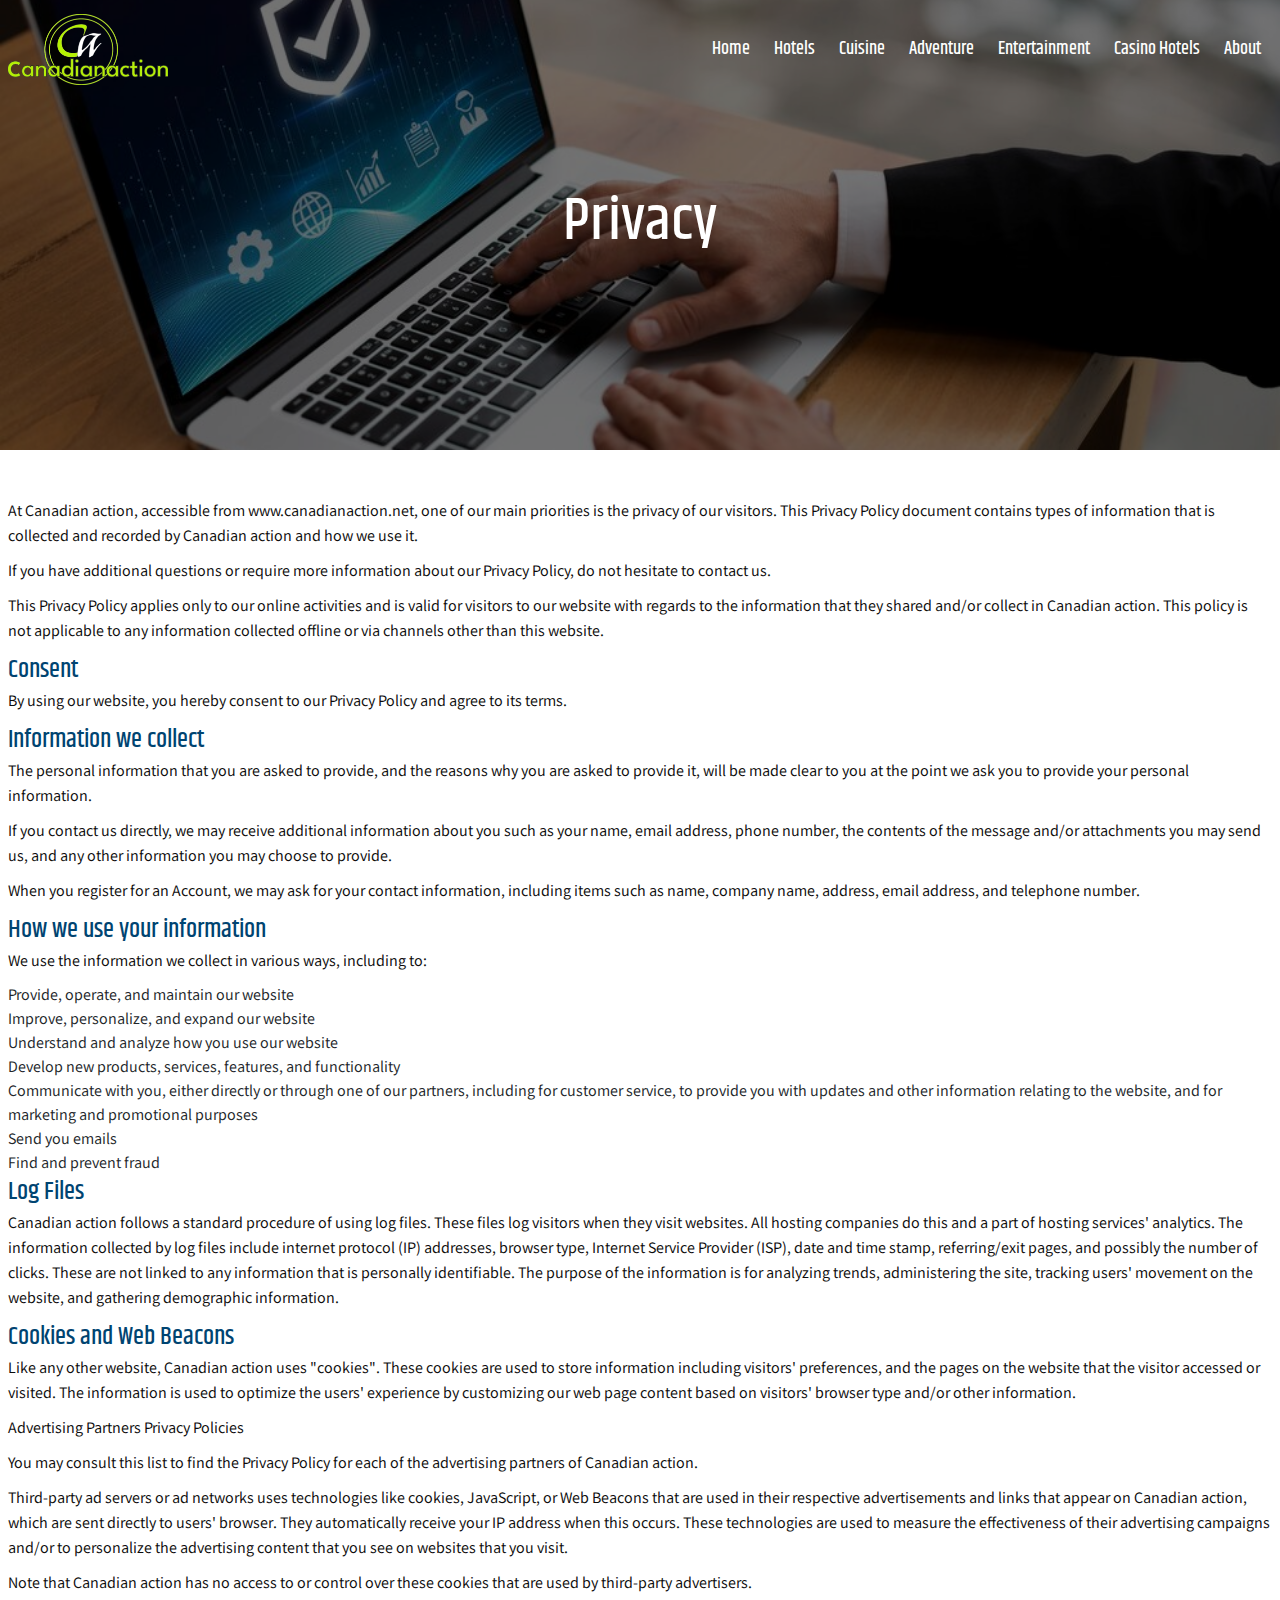
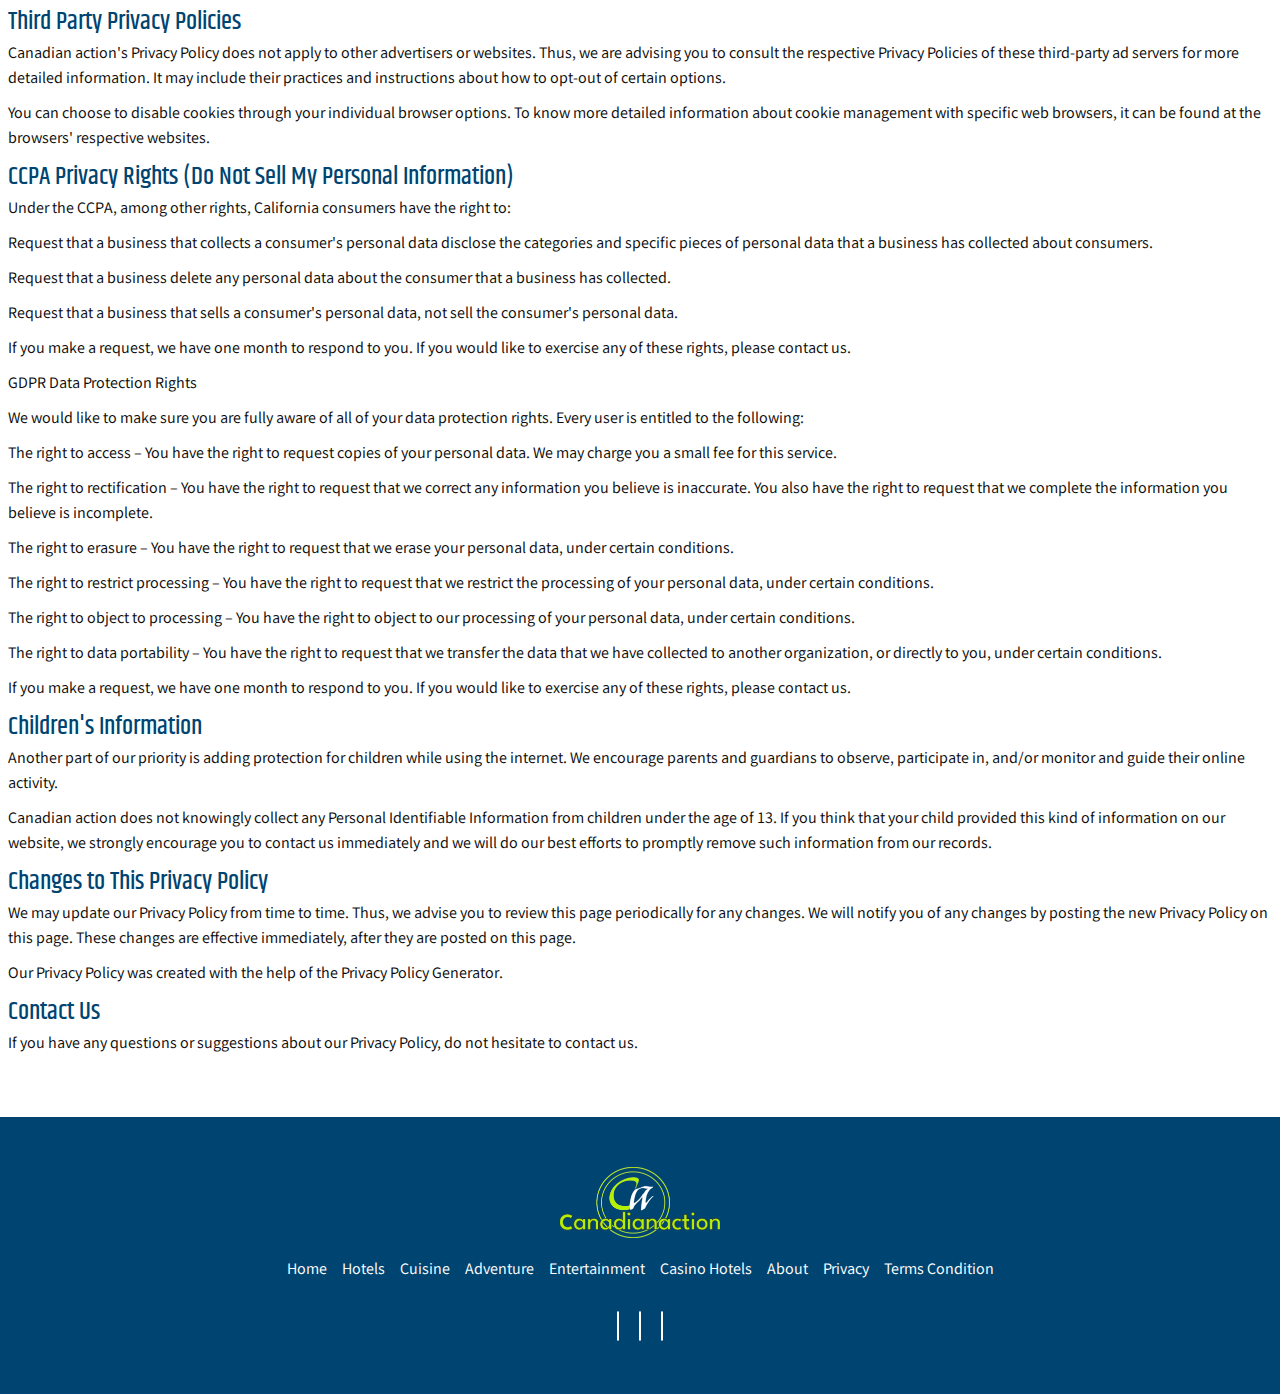
<file: privacy.html>
<!doctype html>
<html lang="en">

<head>
    <meta charset="utf-8">
    <meta name="viewport" content="width=device-width, initial-scale=1">
    <link rel="stylesheet" href="https://cdnjs.cloudflare.com/ajax/libs/font-awesome/6.4.0/css/all.min.css"
        integrity="sha512-iecdLmaskl7CVkqkXNQ/ZH/XLlvWZOJyj7Yy7tcenmpD1ypASozpmT/E0iPtmFIB46ZmdtAc9eNBvH0H/ZpiBw=="
        crossorigin="anonymous" referrerpolicy="no-referrer" />
    <link rel="stylesheet" href="css/bootstrap.css">
    <link rel="stylesheet" href="css/style.css">
    <link rel="stylesheet" href="css/responsive.css">
    <link rel="icon" href="images/favicon.png" type="image/x-icon">
    <title>Privacy</title>
</head>

<body>
    <!-- site-header start -->
    <header class="site-header">
        <div class="container">
            <div class="site-logo">
                <a href="index.html"><img src="images/headerlogo.png" alt="site-logo"></a>
            </div>

            <nav class="site-nav">
                <ul>
                    <li><a href="index.html">Home</a></li>
                    <li><a href="hotels.html">Hotels</a></li>
                    <li><a href="cuisine.html">Cuisine</a></li>
                    <li><a href="adventure.html">Adventure</a></li>
                    <li><a href="entertainment.html">Entertainment</a></li>
                    <li><a href="casino-hotels.html">Casino Hotels</a></li>
                    <li><a href="about.html">About</a></li>
                    <li class="closed-menu">
                        <a href="#">×</a>
                    </li>
                </ul>
            </nav>
            <div class="menu-toggle">
                <div class="bar-1"></div>
                <div class="bar-2"></div>
                <div class="bar-3"></div>
            </div>
        </div>
    </header>
    <!-- site header end -->

    <!-- site banner start -->
    <section class="privacy">
        <div class="container">
            <div class="row">
                <div class="banner__text">
                    <h1>Privacy</h1>
                </div>
            </div>
        </div>
    </section>
    <!-- site banner end -->

    <!-- site privacytext start -->
    <section class="privacy-policy">
        <div class="container">
            <div class="content-wrap">
                <p>At Canadian action, accessible from www.canadianaction.net, one of our main priorities is the privacy
                    of our visitors. This Privacy Policy document contains types of information that is collected and
                    recorded by Canadian action and how we use it.</p>
                <p>If you have additional questions or require more information about our Privacy Policy, do not
                    hesitate to contact us.</p>
                <p>This Privacy Policy applies only to our online activities and is valid for visitors to our website
                    with regards to the information that they shared and/or collect in Canadian action. This policy is
                    not applicable to any information collected offline or via channels other than this website. </p>
                <h3>Consent</h3>
                <p>By using our website, you hereby consent to our Privacy Policy and agree to its terms.</p>
                <h3>Information we collect</h3>
                <p>The personal information that you are asked to provide, and the reasons why you are asked to provide
                    it, will be made clear to you at the point we ask you to provide your personal information.</p>
                <p>If you contact us directly, we may receive additional information about you such as your name, email
                    address, phone number, the contents of the message and/or attachments you may send us, and any other
                    information you may choose to provide.</p>
                <p>When you register for an Account, we may ask for your contact information, including items such as
                    name, company name, address, email address, and telephone number.
                </p>
                <h3>How we use your information</h3>
                <p>We use the information we collect in various ways, including to:</p>
                <ul>
                    <li>Provide, operate, and maintain our website</li>
                    <li>Improve, personalize, and expand our website</li>
                    <li>Understand and analyze how you use our website </li>
                    <li>Develop new products, services, features, and functionality</li>
                    <li>Communicate with you, either directly or through one of our partners, including for customer
                        service, to provide you with updates and other information relating to the website, and for
                        marketing and promotional purposes</li>
                    <li>Send you emails</li>
                    <li>Find and prevent fraud</li>
                </ul>
                <h3>Log Files</h3>
                <p>Canadian action follows a standard procedure of using log files. These files log visitors when they
                    visit websites. All hosting companies do this and a part of hosting services' analytics. The
                    information collected by log files include internet protocol (IP) addresses, browser type, Internet
                    Service Provider (ISP), date and time stamp, referring/exit pages, and possibly the number of
                    clicks. These are not linked to any information that is personally identifiable. The purpose of the
                    information is for analyzing trends, administering the site, tracking users' movement on the
                    website, and gathering demographic information.
                </p>
                <h3>Cookies and Web Beacons</h3>
                <p>Like any other website, Canadian action uses "cookies". These cookies are used to store information
                    including visitors' preferences, and the pages on the website that the visitor accessed or visited.
                    The information is used to optimize the users' experience by customizing our web page content based
                    on visitors' browser type and/or other information.
                </p>
                <p>Advertising Partners Privacy Policies</p>
                <p>You may consult this list to find the Privacy Policy for each of the advertising partners of Canadian
                    action.
                </p>
                <p>Third-party ad servers or ad networks uses technologies like cookies, JavaScript, or Web Beacons that
                    are used in their respective advertisements and links that appear on Canadian action, which are sent
                    directly to users' browser. They automatically receive your IP address when this occurs. These
                    technologies are used to measure the effectiveness of their advertising campaigns and/or to
                    personalize the advertising content that you see on websites that you visit.</p>
                <p>Note that Canadian action has no access to or control over these cookies that are used by third-party
                    advertisers.</p>
                <h3>Third Party Privacy Policies</h3>
                <p>Canadian action's Privacy Policy does not apply to other advertisers or websites. Thus, we are
                    advising you to consult the respective Privacy Policies of these third-party ad servers for more
                    detailed information. It may include their practices and instructions about how to opt-out of
                    certain options.
                </p>
                <p>You can choose to disable cookies through your individual browser options. To know more detailed
                    information about cookie management with specific web browsers, it can be found at the browsers'
                    respective websites.
                </p>
                <h3>CCPA Privacy Rights (Do Not Sell My Personal Information)</h3>
                <p>Under the CCPA, among other rights, California consumers have the right to:</p>
                <p>Request that a business that collects a consumer's personal data disclose the categories and specific
                    pieces of personal data that a business has collected about consumers.
                </p>
                <p>Request that a business delete any personal data about the consumer that a business has collected.
                </p>
                <p>Request that a business that sells a consumer's personal data, not sell the consumer's personal data.
                </p>
                <p>If you make a request, we have one month to respond to you. If you would like to exercise any of
                    these rights, please contact us.
                </p>
                <p>GDPR Data Protection Rights</p>
                <p>We would like to make sure you are fully aware of all of your data protection rights. Every user is
                    entitled to the following:
                </p>
                <p>The right to access – You have the right to request copies of your personal data. We may charge you a
                    small fee for this service.</p>
                <P>The right to rectification – You have the right to request that we correct any information you
                    believe is inaccurate. You also have the right to request that we complete the information you
                    believe is incomplete.
                </p>
                <p>The right to erasure – You have the right to request that we erase your personal data, under certain
                    conditions.
                </p>
                <p>The right to restrict processing – You have the right to request that we restrict the processing of
                    your personal data, under certain conditions.
                </p>
                <p>The right to object to processing – You have the right to object to our processing of your personal
                    data, under certain conditions.
                </p>
                <p>The right to data portability – You have the right to request that we transfer the data that we have
                    collected to another organization, or directly to you, under certain conditions.
                </p>
                <p>If you make a request, we have one month to respond to you. If you would like to exercise any of
                    these rights, please contact us.</p>
                <h3>Children's Information</h3>
                <p>Another part of our priority is adding protection for children while using the internet. We encourage
                    parents and guardians to observe, participate in, and/or monitor and guide their online activity.
                </p>
                <p>Canadian action does not knowingly collect any Personal Identifiable Information from children under
                    the age of 13. If you think that your child provided this kind of information on our website, we
                    strongly encourage you to contact us immediately and we will do our best efforts to promptly remove
                    such information from our records.
                </p>
                <h3>Changes to This Privacy Policy</h3>
                <p>We may update our Privacy Policy from time to time. Thus, we advise you to review this page
                    periodically for any changes. We will notify you of any changes by posting the new Privacy Policy on
                    this page. These changes are effective immediately, after they are posted on this page.
                </p>
                <p>Our Privacy Policy was created with the help of the Privacy Policy Generator.</p>
                <h3>Contact Us</h3>
                <p>If you have any questions or suggestions about our Privacy Policy, do not hesitate to contact us.
                </p>
            </div>
        </div>
    </section>
    <!-- site privacytext end -->

    <!-- site footer start -->
    <div class="footer">
        <div class="container">
            <div class="row">
                <div class="col-12">
                    <div class="footer-logo">
                        <a href="index.html"><img src="images/headerlogo.png" alt="header-logo" class="img-fluid"></a>
                    </div>

                </div>
                <div class="col-12">
                    <div class="footer-links">
                        <ul>
                            <li><a href="index.html">Home</a></li>
                            <li><a href="hotels.html">Hotels</a></li>
                            <li><a href="cuisine.html">Cuisine</a></li>
                            <li><a href="adventure.html">Adventure</a></li>
                            <li><a href="entertainment.html">Entertainment</a></li>
                            <li><a href="casino-hotels.html">Casino Hotels</a></li>
                            <li><a href="about.html">About</a></li>
                            <li><a href="privacy.html">Privacy</a></li>
                            <li><a href="terms-condition.html">Terms Condition</a></li>
                        </ul>
                    </div>
                </div>
                <div class="col-12">
                    <div class="social-signals">
                        <i class="fa-brands fa-facebook-f"></i>
                        <i class="fa-brands fa-instagram"></i>
                        <i class="fa-brands fa-twitter"></i>
                    </div>
                </div>
            </div>
        </div>
    </div>
    <!-- site footer end -->

    <script src="js/bootstrap.js"></script>
    <script src="js/jquery.js"></script>


    <script>
        $(document).ready(function () {
            $(".menu-toggle").click(function () {
                $("body").addClass("toggle");
            });
        });

        $(document).ready(function () {
            $(".closed-menu").click(function () {
                $("body").removeClass("toggle");
            });
        });
    </script>

    <script>
        $(document).ready(function () {
            $(window).scroll(function () {
                var header = $("header");
                header.toggleClass("sticky", $(window).scrollTop() > 0);
            });
        });
    </script>




</body>

</html>
</file>
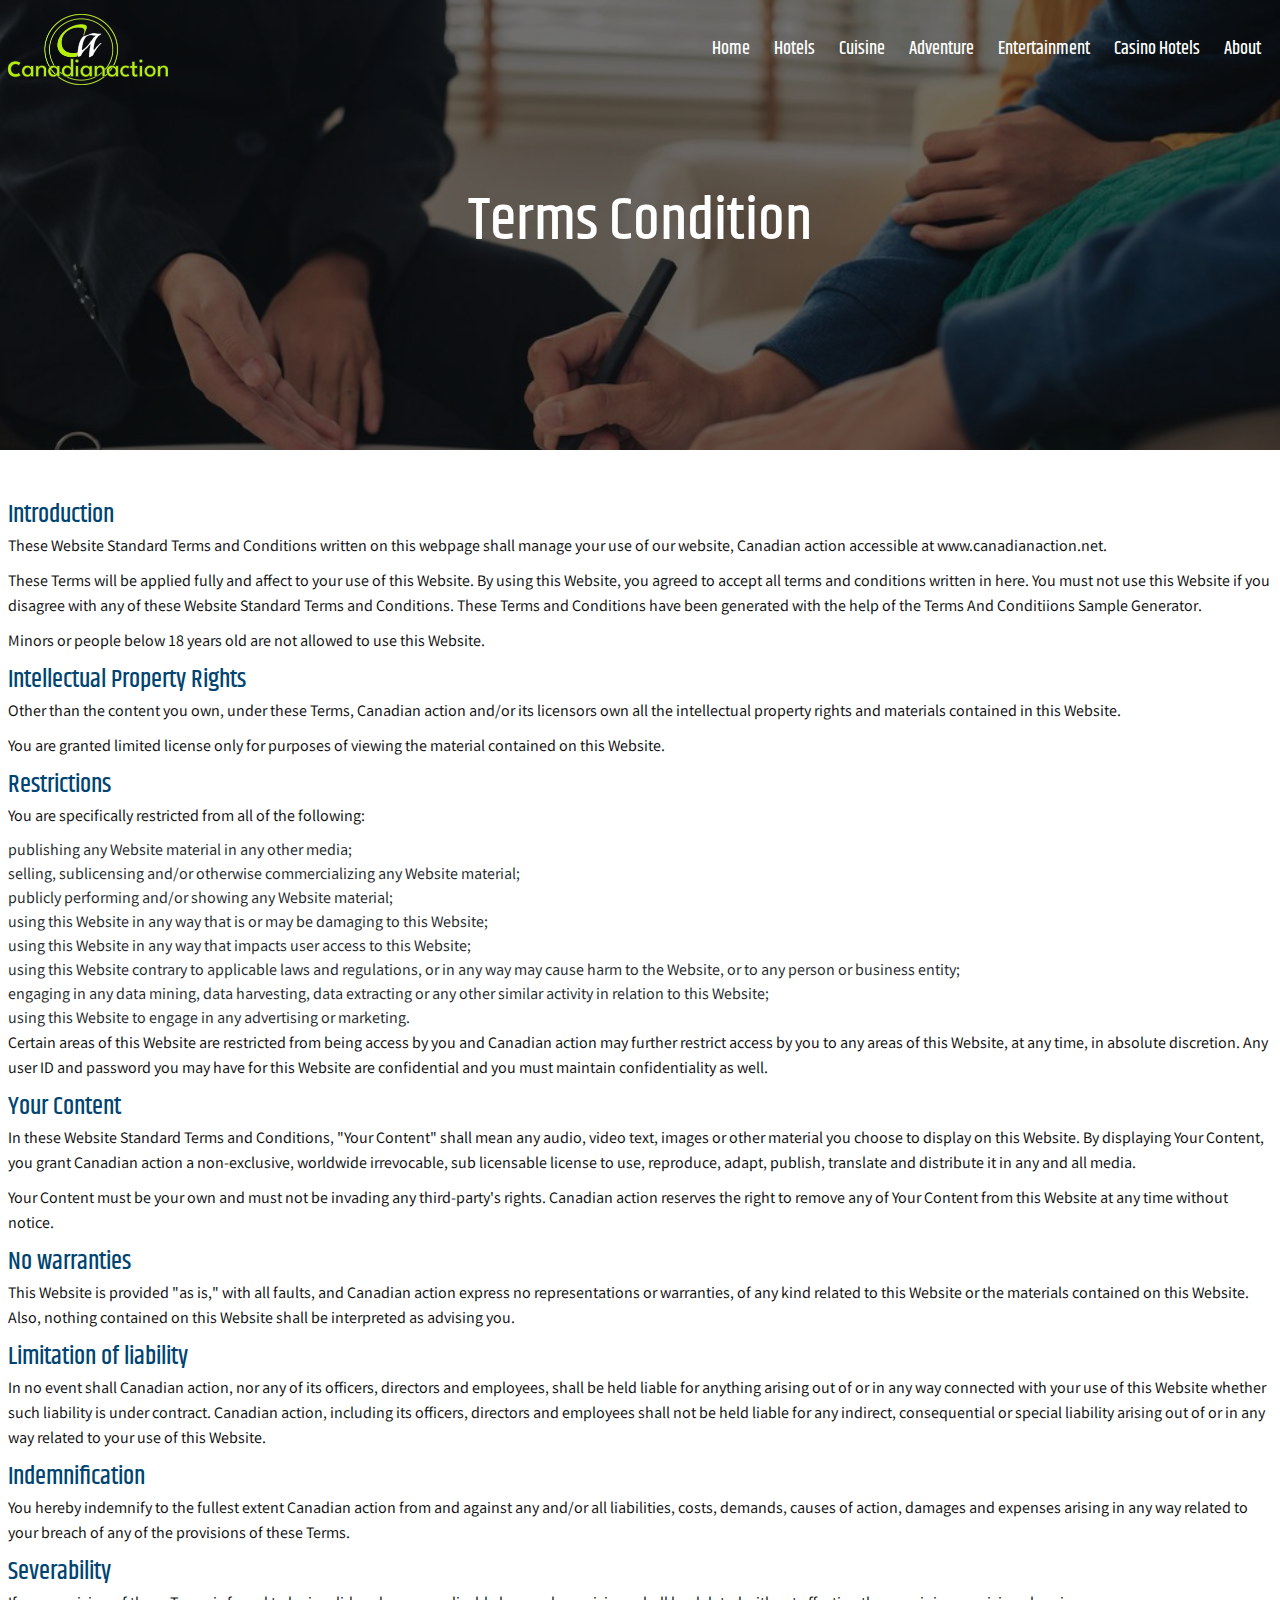
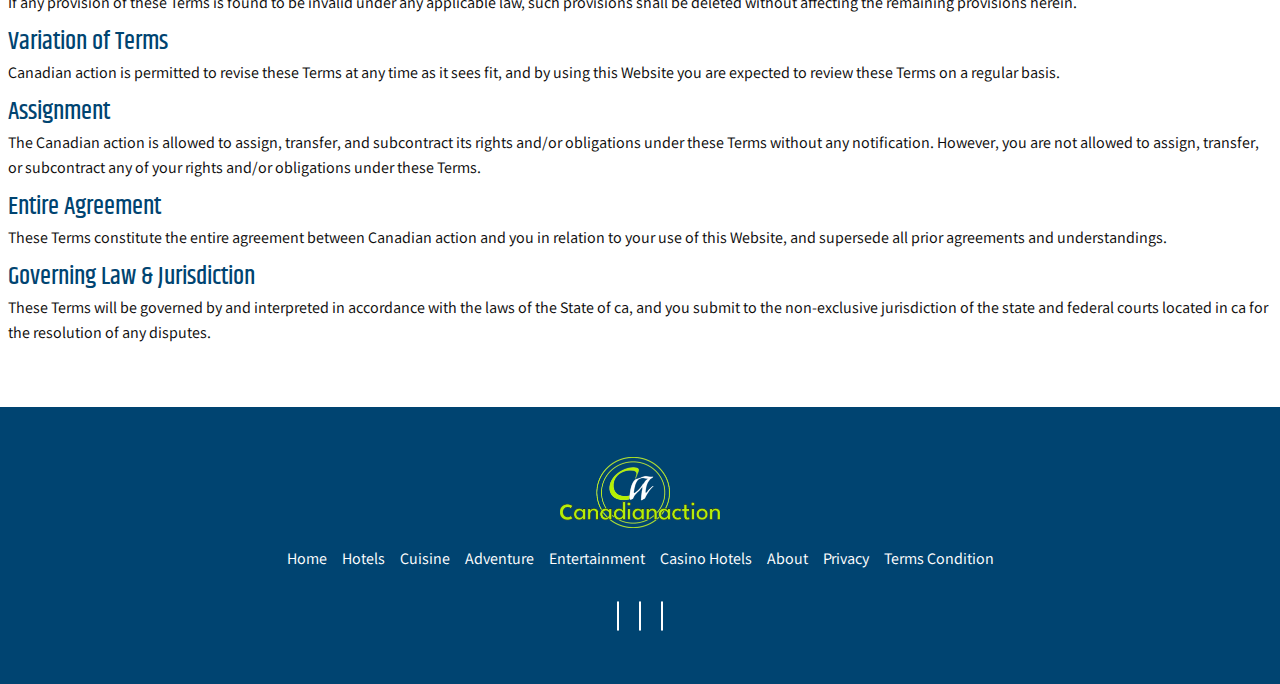
<file: terms-condition.html>
<!doctype html>
<html lang="en">

<head>
    <meta charset="utf-8">
    <meta name="viewport" content="width=device-width, initial-scale=1">
    <link rel="stylesheet" href="https://cdnjs.cloudflare.com/ajax/libs/font-awesome/6.4.0/css/all.min.css"
        integrity="sha512-iecdLmaskl7CVkqkXNQ/ZH/XLlvWZOJyj7Yy7tcenmpD1ypASozpmT/E0iPtmFIB46ZmdtAc9eNBvH0H/ZpiBw=="
        crossorigin="anonymous" referrerpolicy="no-referrer" />
    <link rel="stylesheet" href="css/bootstrap.css">
    <link rel="stylesheet" href="css/style.css">
    <link rel="stylesheet" href="css/responsive.css">
    <link rel="icon" href="images/favicon.png" type="image/x-icon">
    <title>Terms Condition</title>
</head>

<body>
    <!-- site-header start -->
    <header class="site-header">
        <div class="container">
            <div class="site-logo">
                <a href="index.html"><img src="images/headerlogo.png" alt="site-logo"></a>
            </div>

            <nav class="site-nav">
                <ul>
                    <li><a href="index.html">Home</a></li>
                    <li><a href="hotels.html">Hotels</a></li>
                    <li><a href="cuisine.html">Cuisine</a></li>
                    <li><a href="adventure.html">Adventure</a></li>
                    <li><a href="entertainment.html">Entertainment</a></li>
                    <li><a href="casino-hotels.html">Casino Hotels</a></li>
                    <li><a href="about.html">About</a></li>
                    <li class="closed-menu">
                        <a href="#">×</a>
                    </li>
                </ul>
            </nav>
            <div class="menu-toggle">
                <div class="bar-1"></div>
                <div class="bar-2"></div>
                <div class="bar-3"></div>
            </div>
        </div>
    </header>
    <!-- site header end -->

    <!-- site banner start -->
    <section class="terms">
        <div class="container">
            <div class="row">
                <div class="banner__text">
                    <h1>Terms Condition</h1>
                </div>
            </div>
        </div>
    </section>
    <!-- site banner end -->

    <!-- site termstext start -->
    <section class="termstext">
        <div class="container">
            <div class="content-wrap">
                <h3>Introduction</h3>
                <p>These Website Standard Terms and Conditions written on this webpage shall manage your use of our
                    website, Canadian action accessible at www.canadianaction.net.</p>
                <p>These Terms will be applied fully and affect to your use of this Website. By using this Website, you
                    agreed to accept all terms and conditions written in here. You must not use this Website if you
                    disagree with any of these Website Standard Terms and Conditions. These Terms and Conditions have
                    been generated with the help of the Terms And Conditiions Sample Generator.
                </p>
                <p>Minors or people below 18 years old are not allowed to use this Website.</p>
                <h3>Intellectual Property Rights</h3>
                <p>Other than the content you own, under these Terms, Canadian action and/or its licensors own all the
                    intellectual property rights and materials contained in this Website.</p>
                <p>You are granted limited license only for purposes of viewing the material contained on this Website.
                </p>
                <h3>Restrictions</h3>
                <p>You are specifically restricted from all of the following:</p>
                <ul>
                    <li>publishing any Website material in any other media;</li>
                    <li>selling, sublicensing and/or otherwise commercializing any Website material;</li>
                    <li>publicly performing and/or showing any Website material;</li>
                    <li>using this Website in any way that is or may be damaging to this Website;</li>
                    <li>using this Website in any way that impacts user access to this Website;</li>
                    <li>using this Website contrary to applicable laws and regulations, or in any way may cause harm to
                        the Website, or to any person or business entity;</li>
                    <li>engaging in any data mining, data harvesting, data extracting or any other similar activity in
                        relation to this Website;</li>
                    <li>using this Website to engage in any advertising or marketing. </li>
                </ul>
                <p>Certain areas of this Website are restricted from being access by you and Canadian action may further
                    restrict access by you to any areas of this Website, at any time, in absolute discretion. Any user
                    ID and password you may have for this Website are confidential and you must maintain confidentiality
                    as well.</p>
                <h3>Your Content</h3>
                <p>In these Website Standard Terms and Conditions, "Your Content" shall mean any audio, video text,
                    images or other material you choose to display on this Website. By displaying Your Content, you
                    grant Canadian action a non-exclusive, worldwide irrevocable, sub licensable license to use,
                    reproduce, adapt, publish, translate and distribute it in any and all media.</p>
                <p>Your Content must be your own and must not be invading any third-party's rights. Canadian action
                    reserves the right to remove any of Your Content from this Website at any time without notice.
                </p>
                <h3>No warranties</h3>
                <p>This Website is provided "as is," with all faults, and Canadian action express no representations or
                    warranties, of any kind related to this Website or the materials contained on this Website. Also,
                    nothing contained on this Website shall be interpreted as advising you.</p>
                <h3>Limitation of liability</h3>
                <p>In no event shall Canadian action, nor any of its officers, directors and employees, shall be held
                    liable for anything arising out of or in any way connected with your use of this Website whether
                    such liability is under contract. Canadian action, including its officers, directors and employees
                    shall not be held liable for any indirect, consequential or special liability arising out of or in
                    any way related to your use of this Website.
                </p>
                <h3>Indemnification</h3>
                <p>You hereby indemnify to the fullest extent Canadian action from and against any and/or all
                    liabilities, costs, demands, causes of action, damages and expenses arising in any way related to
                    your breach of any of the provisions of these Terms.
                </p>
                <h3>Severability</h3>
                <p>If any provision of these Terms is found to be invalid under any applicable law, such provisions
                    shall be deleted without affecting the remaining provisions herein.</p>
                <h3>Variation of Terms</h3>
                <p>Canadian action is permitted to revise these Terms at any time as it sees fit, and by using this
                    Website you are expected to review these Terms on a regular basis.
                </p>
                <h3>Assignment</h3>
                <p>The Canadian action is allowed to assign, transfer, and subcontract its rights and/or obligations
                    under these Terms without any notification. However, you are not allowed to assign, transfer, or
                    subcontract any of your rights and/or obligations under these Terms.
                </p>
                <h3>Entire Agreement</h3>
                <p>These Terms constitute the entire agreement between Canadian action and you in relation to your use
                    of this Website, and supersede all prior agreements and understandings.
                </p>
                <h3>Governing Law & Jurisdiction</h3>
                <p>These Terms will be governed by and interpreted in accordance with the laws of the State of ca, and
                    you submit to the non-exclusive jurisdiction of the state and federal courts located in ca for the
                    resolution of any disputes.
                </p>
            </div>
        </div>
    </section>
    <!-- site termstext end -->

    <!-- site footer start -->
    <div class="footer">
        <div class="container">
            <div class="row">
                <div class="col-12">
                    <div class="footer-logo">
                        <a href="index.html"><img src="images/headerlogo.png" alt="header-logo" class="img-fluid"></a>
                    </div>

                </div>
                <div class="col-12">
                    <div class="footer-links">
                        <ul>
                            <li><a href="index.html">Home</a></li>
                            <li><a href="hotels.html">Hotels</a></li>
                            <li><a href="cuisine.html">Cuisine</a></li>
                            <li><a href="adventure.html">Adventure</a></li>
                            <li><a href="entertainment.html">Entertainment</a></li>
                            <li><a href="casino-hotels.html">Casino Hotels</a></li>
                            <li><a href="about.html">About</a></li>
                            <li><a href="privacy.html">Privacy</a></li>
                            <li><a href="terms-condition.html">Terms Condition</a></li>
                        </ul>
                    </div>
                </div>
                <div class="col-12">
                    <div class="social-signals">
                        <i class="fa-brands fa-facebook-f"></i>
                        <i class="fa-brands fa-instagram"></i>
                        <i class="fa-brands fa-twitter"></i>
                    </div>
                </div>
            </div>
        </div>
    </div>
    <!-- site footer end -->

    <script src="js/bootstrap.js"></script>
    <script src="js/jquery.js"></script>


    <script>
        $(document).ready(function () {
            $(".menu-toggle").click(function () {
                $("body").addClass("toggle");
            });
        });

        $(document).ready(function () {
            $(".closed-menu").click(function () {
                $("body").removeClass("toggle");
            });
        });
    </script>

    <script>
        $(document).ready(function () {
            $(window).scroll(function () {
                var header = $("header");
                header.toggleClass("sticky", $(window).scrollTop() > 0);
            });
        });
    </script>




</body>

</html>
</file>
<file: css/style.css>
/*global start*/
@import url("https://fonts.googleapis.com/css2?family=Khand:wght@300;400;500;600&display=swap");
@import url("https://fonts.googleapis.com/css2?family=Varta:wght@500&display=swap");
li {
  list-style: none;
}

a,
button {
  font-family: "Varta", sans-serif;
}

p {
  font-size: 17px;
  font-weight: 300;
  line-height: 25px;
  color: #AAAAAA;
  font-family: "Varta", sans-serif;
}
@media screen and (max-width: 575px) {
  p {
    text-align: justify;
  }
}

h1 {
  font-size: 60px;
  font-weight: 500;
  line-height: 75px;
  color: white;
}
@media screen and (max-width: 575px) {
  h1 {
    font-size: 40px;
  }
}

h2 {
  font-size: 40px;
  line-height: 50px;
  font-weight: 600;
  color: #004471;
}
@media screen and (max-width: 1024px) {
  h2 {
    font-size: 29px;
    line-height: 33px;
  }
}

* {
  box-sizing: border-box;
}

.btn {
  background-color: #004471;
  text-decoration: none;
  color: white;
  font-size: 18px;
  padding: 11px 44px;
  display: inline-block;
  border-radius: 10px;
  transition: all 0.3s ease-in-out;
  border: 1px solid;
}
.btn:hover {
  background-color: #B5F201;
  border: 1px solid #B5F201;
  color: #fff;
}

body {
  margin: 0;
  padding: 0;
  overflow-x: hidden;
  font-size: 1.6rem;
  font-family: "Khand", sans-serif;
}

ul {
  margin: 0;
  padding: 0;
  list-style-type: none;
}

img {
  width: 100%;
}

a {
  text-decoration: none;
  color: inherit;
}

p {
  font-family: "Varta", sans-serif;
  line-height: normal;
}

a:focus {
  color: inherit;
}

html {
  font-size: 62.5%;
}

.container {
  max-width: 1280px;
  margin: 0 auto;
  width: 100%;
}

/*global end*/
/*header start*/
header.site-header {
  font-size: 18px;
  padding: 14px 0;
  font-weight: 700;
  text-transform: capitalize;
  color: #000000;
  position: absolute;
  top: 0;
  left: 0;
  right: 0;
  z-index: 999;
  width: 100%;
  transition: 0.3s;
}

header.site-header.sticky {
  background: rgba(0, 68, 113, 0.6784313725);
  box-shadow: 2px 5px 10px rgba(0, 0, 0, 0.3);
  animation: 500ms ease-in-out 0s normal none 1 running fadeInDown;
  padding: 10px 0;
  position: fixed;
}

.site-header .site-nav ul li a.active {
  color: #B5F201;
}

.site-logo img {
  width: 100%;
  max-width: 160px;
}

.site-nav a {
  padding: 8px 12px !important;
  display: inline-block;
  font-family: "Khand", sans-serif;
  color: white;
  font-weight: 500;
}
.site-nav a:hover {
  color: #B5F201;
}

.site-header {
  padding: 10px 0;
}

.site-header .container {
  display: flex;
  justify-content: space-between;
  align-items: center;
}

.site-nav ul {
  display: flex;
  align-items: center;
}

.closed-menu {
  display: none;
}

.menu-toggle {
  display: none !important;
}

/*header end*/
/*banner-css-start*/
.banner-section {
  position: relative;
  height: 550px;
  background-image: url(../images/homebanner.jpeg);
  background-repeat: no-repeat;
  background-size: cover;
  background-position: bottom;
  object-fit: cover;
  margin-top: 0;
  position: relative;
  z-index: 1;
}
.banner-section::after {
  content: "";
  position: absolute;
  inset: 0;
  background-color: rgba(0, 0, 0, 0.55);
}

.banner__text {
  color: white;
  font-size: 55px;
  line-height: normal;
  z-index: 2;
  text-align: center;
  position: absolute;
  transform: translate(-50%, -50%);
  top: 50%;
  left: 50%;
}

/*banner-css-end*/
/*homemain-css-start*/
.homemain {
  padding: 50px 0;
}
.homemain-text {
  background: #fff;
  box-shadow: rgba(100, 100, 111, 0.2) 0px 7px 29px 0px;
  padding: 20px;
  display: flex;
  flex-direction: column;
  justify-content: center;
  height: 100%;
}
.homemain-picture img {
  width: 100%;
  max-width: 450px;
  height: 450px;
  object-fit: cover;
}
.homemain-text p {
  margin-top: 25px;
}

/*homemain-css-end*/
/*tilesformat-css-end*/
.casino-hotels-wrapper {
  box-shadow: rgba(100, 100, 111, 0.2) 0px 7px 29px 0px;
  background: #fff;
  margin-bottom: 30px;
  border-radius: 6px;
  transition: all 0.3s;
  padding: 20px;
}

.casino-hotels-wrapper .row {
  align-items: center;
}

.casino-hotels-wrapper .casino-btn {
  text-align: center;
}

.casino-hotels-wrapper .casino-btn a {
  background-color: #004471;
  text-decoration: none;
  color: white;
  font-size: 18px;
  padding: 11px 44px;
  display: inline-block;
  border-radius: 10px;
  transition: all 0.3s ease-in-out;
  border: 1px solid;
}

.casino-hotels-wrapper .casino-text {
  text-align: center;
}

.casino-hotels-wrapper .casino-btn a:hover {
  background: #B5F201;
  border: 1px solid #B5F201;
  color: white;
}

.casino-hotels-wrapper .casino-text h3 {
  color: #004471;
  font-size: 30px;
}

.casino-hotels-wrapper .casino-text p {
  font-size: 17px;
  color: #AAAAAA;
}

.casino-hotels-wrapper .casino-img figure img {
  height: 216px;
  object-fit: cover;
  border-radius: 6px;
}

.tilesformat {
  padding-bottom: 80px;
}

/*tilesformat-css-end*/
/*choose-css-start*/
.choose-main {
  background-image: url(../images/choosebg.png);
  background-position: center;
  background-repeat: no-repeat;
  background-size: cover;
}

.choose-head {
  padding: 50px 0;
}
.choose-head h2 {
  color: #004471;
}

.col-lg-6.col-md-12.col-sm-12.space {
  margin-bottom: 20px;
}

.item {
  background: #004471;
  padding: 40px 20px;
  transition: 0.5s;
  position: relative;
  height: 100%;
  z-index: 1;
  margin-bottom: 30px;
  line-height: 1;
  text-align: center;
  width: 100%;
}
.item img {
  max-width: 64px;
  transition: 0.3s;
}
.item h3 {
  font-size: 30px;
  color: white;
  margin: 10px 0;
}
.item h3:hover {
  color: #B5F201;
  -webkit-transition: 0.5s;
  transition: 0.5s;
}
.item p {
  margin: 0 auto;
  color: #AAAAAA;
  max-width: 80%;
  font-size: 16px;
}

.item span {
  font-size: 45px;
  color: #004471;
  line-height: 1;
  margin-bottom: 10px;
  display: inline-block;
  -webkit-transition: 0.5s;
  transition: 0.5s;
}

.item:hover span {
  color: #0C0B0B;
}

.item .shape {
  position: absolute;
  opacity: 0.03;
  z-index: -1;
  bottom: 15px;
  left: 120px;
}

.item .shape span {
  font-size: 140px;
  color: #0C0B0B;
}

.item:hover img {
  transform: rotateY(180deg);
}

/*choose-css-end*/
/*footer-css-start*/
.footer {
  background-color: #004471;
  padding: 50px 0;
}
.footer-links {
  text-align: center;
}
.footer-links ul {
  display: flex;
  flex-wrap: wrap;
  justify-content: center;
  gap: 15px;
}
.footer-logo {
  max-width: 160px;
  margin: 0 auto 20px;
}
.footer-links h2 {
  color: white;
}
.footer-links a {
  color: white;
}
.footer-links a:hover {
  color: #B5F201;
}
.footer-adresse h2 {
  color: white;
}
.footer-adresse p {
  color: white;
}
.footer-mails a {
  color: white;
}
.footer-mails {
  display: flex;
  flex-direction: column;
}

.mails-names {
  gap: 16px;
  display: flex;
  align-items: end;
}

.social-signals {
  margin-top: 25px;
  text-align: center;
}
.social-signals i {
  color: white;
  border-radius: 30px;
  font-size: 18px;
  margin: 0 10px;
  border: 1px solid white;
  height: 40px;
  width: 40px;
  text-align: center;
  line-height: 36px;
  transition: 0.3s all;
}
.social-signals i:hover {
  color: #B5F201;
  transform: translateY(-10px);
}

.footer_bottom {
  border-top: 1px solid #fff;
  padding: 10px;
  margin: 30px 0;
}
.footer_bottom p {
  text-align: center;
}
.footer_bottom p a {
  color: #fff;
}
.footer_bottom p a:hover {
  color: #B5F201;
}

/*footer-css-end*/
/*cookie start*/
.cookie-alert {
  position: fixed;
  bottom: 0;
  right: 0;
  width: 100%;
  margin: 0 !important;
  z-index: 999;
  opacity: 0;
  transform: translateY(100%);
  transition: all 500ms ease-out;
  left: 0;
}

.cookie-alert.show {
  opacity: 1;
  transform: translateY(0%);
  transition-delay: 1000ms;
}

.card-body h4 {
  color: #004471;
  font-size: 25px;
}

a.btn.btn-primary.accept-cookies {
  background: #004471;
  padding: 6px 22px;
  font-size: 20px;
  border: 1px solid #004471;
}
a.btn.btn-primary.accept-cookies:hover {
  background-color: transparent;
  border: 1px solid #004471;
  color: #004471;
}

/*cookie end*/
/*privacy-css-end*/
.privacy {
  background-image: url(../images/privacybanner.jpg);
  background-position: center;
  background-repeat: no-repeat;
  background-size: cover;
  height: 450px;
  position: relative;
}
.privacy::after {
  content: "";
  position: absolute;
  inset: 0;
  background-color: rgba(0, 0, 0, 0.55);
  height: 450px;
}

.content-wrap h3 {
  font-size: 25px;
  color: #004471;
}
.content-wrap p {
  font-size: 16px;
  font-weight: 400;
  color: #0C0B0B;
}
.content-wrap li {
  font-family: "Varta";
}

.privacy-policy {
  padding: 50px 0;
}

/*privacy-css-end*/
/*terms-css-start*/
.terms {
  background-image: url(../images/termsbanner.jpg);
  background-position: center;
  background-repeat: no-repeat;
  background-size: cover;
  height: 450px;
  position: relative;
}
.terms::after {
  content: "";
  position: absolute;
  inset: 0;
  background-color: rgba(0, 0, 0, 0.55);
  height: 450px;
}

.termstext {
  padding: 50px 0;
}

/*terms-css-end*/
/*About-css-start*/
.about {
  background-image: url(../images/Aboutbanner.jpg);
  background-position: center;
  background-repeat: no-repeat;
  background-size: cover;
  height: 450px;
  position: relative;
}
.about::after {
  content: "";
  position: absolute;
  inset: 0;
  background-color: rgba(0, 0, 0, 0.55);
  height: 450px;
}

.about-text {
  background: #fff;
  box-shadow: rgba(100, 100, 111, 0.2) 0px 7px 29px 0px;
  padding: 20px;
  display: flex;
  flex-direction: column;
  justify-content: center;
  margin-left: -118px;
  width: calc(100% + 118px);
  margin-top: 70px;
}

.about-picture img {
  width: 100%;
  max-width: 100%;
  height: 450px;
  object-fit: cover;
}

.joins {
  text-align: center;
  max-width: 50%;
  margin: 0 auto;
}

.jointext.disclaimer {
  padding-bottom: 40px;
}

/*contact-css-start*/
.contact__content span {
  color: #004471;
  font-size: 18px;
}

.about_us_content {
  background-color: white;
  padding: 2rem;
  width: 100%;
  max-width: 50%;
  margin: 0 auto;
}

.form-group {
  margin-bottom: 2rem;
}

.input-control {
  display: block;
  width: 100%;
  height: 4rem;
  border: 1px solid #004471;
  padding: 2rem 2rem;
  background: transparent;
  color: #0C0B0B;
}

textarea.input-control {
  resize: none;
  height: auto;
}

.form-group .submit-btn {
  background: transparent;
  border: 1px solid #004471;
  transition: all 0.2s linear;
  display: inline-block;
  padding: 0.8rem 4rem;
  color: white;
  text-transform: capitalize;
}
.form-group .submit-btn:hover {
  background-color: #004471;
}

.input-control:focus-visible {
  outline: none;
}

.form-group label {
  display: inline-block;
  padding-bottom: 5px;
  color: #004471;
  transition: all 0.2s linear;
  text-transform: capitalize;
}

button.submit-btn {
  color: #004471 !important;
}
button.submit-btn:hover {
  background-color: #004471;
  color: white !important;
}

/*contact-css-end*/
/*About-css-end*/
/*Hotels-css-start*/
.hotels {
  background-image: url(../images/hotelsbanner.jpg);
  background-position: center;
  background-repeat: no-repeat;
  background-size: cover;
  height: 450px;
  position: relative;
}
.hotels::after {
  content: "";
  position: absolute;
  inset: 0;
  background-color: rgba(0, 0, 0, 0.55);
  height: 450px;
}

.hotelstext {
  padding: 50px 0;
}

.casino-hotels-wrapper {
  box-shadow: rgba(100, 100, 111, 0.2) 0px 7px 29px 0px;
  background: #fff;
  margin-bottom: 30px;
  border-radius: 6px;
  transition: all 0.3s;
  padding: 20px;
}

.casino-hotels-wrapper .row {
  align-items: center;
}

.casino-hotels-wrapper .casino-btn {
  text-align: center;
}

.casino-hotels-wrapper .casino-text {
  text-align: center;
}

.casino-hotels-wrapper .casino-text h3 {
  color: #004471;
  font-size: 26px;
}

.casino-hotels-wrapper .casino-text p {
  font-size: 16px;
}

.casino-hotels-wrapper .casino-img figure img {
  height: 216px;
  object-fit: cover;
  border-radius: 6px;
}

.casino {
  padding-bottom: 80px;
}

/*Hotels-css-end*/
/*Casino-css-start*/
.casinobanner {
  background-image: url(../images/casinobanner.jpg);
  background-position: center;
  background-repeat: no-repeat;
  background-size: cover;
  height: 450px;
  position: relative;
}
.casinobanner::after {
  content: "";
  position: absolute;
  inset: 0;
  background-color: rgba(0, 0, 0, 0.55);
  height: 450px;
}

.attractioncard {
  padding: 30px 0;
}

.equal {
  display: -webkit-flex;
}

.homecard {
  padding: 50px 0;
}

.homecard.cuisine {
  padding: 20px 0 0 0;
}

.end__content {
  padding: 50px 0;
}
.end__content p {
  font-size: 16px;
  line-height: 25px;
  color: #0C0B0B;
  margin-top: 10px;
}
.end__content h3 {
  font-size: 20px;
  line-height: 32px;
}

.homemain__part h3 {
  margin-bottom: 10px;
  color: #004471;
  font-size: 26px;
}
.homemain__part p {
  font-size: 16px;
  line-height: 25px;
  position: relative;
}
.homemain__part p::before {
  position: absolute;
  content: none;
  inset: 0;
  background-color: #004471;
  height: 7px;
  width: 7px;
  border-radius: 10px;
  top: 10px;
  left: -15px;
}

.homemain__picture img {
  height: 400px;
  object-fit: cover;
  max-width: 560px;
  border-radius: 8px;
  width: 100%;
  transition: all 0.3s linear;
}
.homemain__part {
  display: flex;
  flex-direction: column;
  justify-content: center;
  height: 100%;
}

/*Casino-css-end*/
/*Cuisine-css-start*/
.cuisine {
  background-image: url(../images/cuisinebanner.png);
  background-position: center;
  background-repeat: no-repeat;
  background-size: cover;
  height: 450px;
  position: relative;
}
.cuisine::after {
  content: "";
  position: absolute;
  inset: 0;
  background-color: rgba(0, 0, 0, 0.55);
  height: 450px;
}

.casino-btn a {
  background-color: #004471;
  text-decoration: none;
  color: white;
  font-size: 18px;
  padding: 11px 44px;
  display: inline-block;
  border-radius: 10px;
  transition: all 0.3s ease-in-out;
  border: 1px solid;
}
.casino-btn a:hover {
  background-color: #B5F201;
  border: 1px solid #B5F201;
}

.col-lg-4.col-md-6.col-sm-12.space {
  margin-top: 30px;
}

.slovernia__card {
  box-shadow: rgba(50, 50, 93, 0.25) 0px 13px 27px -5px, rgba(0, 0, 0, 0.3) 0px 8px 16px -8px;
  height: 100%;
  transition: all 0.3s;
}

.slovernia__destinations {
  height: 100%;
}

.slovernia__destinations img {
  width: 100%;
  height: 303px;
  object-fit: cover;
}

.Slovenia__content {
  padding: 20px 20px;
}
.Slovenia__content h3 {
  color: #004471;
  font-size: 23px;
  font-weight: 600;
}
.Slovenia__content p {
  font-size: 16px;
  line-height: 23px;
  text-align: justify;
}

/*Cuisine-css-end*/
/*adventure-css-start*/
.adventure {
  background-image: url(../images/adventurebanner.jpg);
  background-position: bottom;
  background-repeat: no-repeat;
  background-size: cover;
  height: 450px;
  position: relative;
}
.adventure::after {
  content: "";
  position: absolute;
  inset: 0;
  background-color: rgba(0, 0, 0, 0.55);
  height: 450px;
}

.adventurous_main .row {
  row-gap: 50px;
  align-items: center;
}

.adventurous_left {
  overflow: hidden;
  position: relative;
  z-index: 1;
  height: 100%;
  width: 100%;
}
.adventurous_left a {
  height: 100%;
  width: 100%;
  display: block;
}

img.img-fluid.boutiquepic {
  border-radius: 0;
}

.adventurous_left img {
  border-radius: 6px;
  transition: all 0.3s ease;
  width: 100%;
  object-fit: cover;
  object-position: top;
  height: 350px;
}

.adventurous_right.adventurous_flex.adventurous_space.shadow {
  background: rgba(255, 255, 255, 0.9);
  border: 3px solid #fff;
  border-radius: 4px;
  z-index: 9;
  position: relative;
  margin: 0;
  width: calc(100% + 150px);
  margin-left: -150px;
}

.adventurous_space {
  padding-left: 44px;
  padding-top: 25px;
  padding-bottom: 25px;
}

.adventurous_flex {
  display: flex;
  flex-direction: column;
  justify-content: center;
}

.adventurous_right h3 a {
  padding-bottom: 18px;
  display: block;
  color: #031a29;
  font-weight: 500;
  font-size: 24px;
}

.adventurous_space p {
  margin-bottom: 25px;
  font-size: 17px;
  line-height: 25px;
}

.adventurous_main {
  padding: 0 0 50px 0;
}

/*adventure-css-end*/
/*entertainment-css-start*/
.entertainment {
  background-image: url(../images/entertainmentbanner.jpeg);
  background-position: center;
  background-repeat: no-repeat;
  background-size: cover;
  height: 450px;
  position: relative;
}
.entertainment::after {
  content: "";
  position: absolute;
  inset: 0;
  background-color: rgba(0, 0, 0, 0.55);
  height: 450px;
}

/*entertainment-css-end*/


/*# sourceMappingURL=style.css.map */
</file>
<file: css/responsive.css>
li {
  list-style: none;
}

a,
button {
  font-family: "Varta", sans-serif;
}

p {
  font-size: 17px;
  font-weight: 300;
  line-height: 25px;
  color: #AAAAAA;
  font-family: "Varta", sans-serif;
}
@media screen and (max-width: 575px) {
  p {
    text-align: justify;
  }
}

h1 {
  font-size: 60px;
  font-weight: 500;
  line-height: 75px;
  color: white;
}
@media screen and (max-width: 575px) {
  h1 {
    font-size: 40px;
  }
}

h2 {
  font-size: 40px;
  line-height: 50px;
  font-weight: 600;
  color: #004471;
}
@media screen and (max-width: 1024px) {
  h2 {
    font-size: 29px;
    line-height: 33px;
  }
}

/*media queries start*/
@media screen and (max-width: 1199px) {
  .container {
    padding: 0 20px;
  }
  .site-logo img {
    max-width: 160px;
  }
  .site-nav a {
    padding: 8px 8px !important;
    display: inline-block;
  }
  .site-nav li {
    font-size: 16px;
  }
  .chateau-text h3 {
    font-size: 20px !important;
  }
  .chateau-text p {
    font-size: 15px;
    line-height: 19px;
  }
}
@media screen and (max-width: 1024px) {
  .site-nav a {
    display: inline-block;
    padding: 8px 9px;
  }
  .site-nav li {
    font-size: 15px;
  }
  .about-text {
    margin-left: inherit;
    width: inherit;
    margin-top: inherit;
  }
  .homemain__picture img {
    height: 400px;
    max-width: 450px;
  }
}
@media screen and (max-width: 991px) {
  /*header start*/
  .site-nav {
    position: fixed;
    top: 0;
    left: 0;
    right: 0;
    bottom: 0;
    width: 300px;
    background: #004471;
    transition: 0.4s cubic-bezier(0, 0, 0.13, 0.61);
    transform: translateX(-100%);
  }
  .site-nav ul {
    display: block;
    padding: 75px 60px 0;
    display: inline-block !important;
  }
  .menu-toggle {
    display: block !important;
    cursor: pointer;
  }
  .closed-menu {
    font-size: 40px;
    color: #ffffff;
    position: absolute;
    top: -5px;
    right: 15px;
    display: inline-block;
  }
  .closed-menu a:hover {
    color: #ffffff;
  }
  .closed-menu {
    display: block;
  }
  .toggle .site-nav {
    transform: translateX(0);
  }
  .closed-menu {
    display: block;
  }
  .site-header {
    padding: 20px 0;
    background-color: transparent;
    position: fixed;
    top: 0;
    left: 0;
    right: 0;
    width: 100%;
    z-index: 9999999;
    transition: all 0.5s linear;
  }
  .site-header .container {
    display: flex;
    flex-wrap: wrap;
    justify-content: space-between;
    align-items: center;
  }
  .site-nav ul {
    display: flex;
    flex-wrap: wrap;
  }
  .site-nav li a {
    font-size: 17px;
    display: inline-block;
    padding: 0.8rem 2rem;
    text-transform: capitalize;
    color: #ffffff;
    position: relative;
    white-space: nowrap;
    font-family: "Khand", sans-serif;
  }
  .site-nav li a:hover::after {
    width: 100%;
    transition: all 0.3s linear;
  }
  .site-nav .closed-menu a {
    font-size: 45px;
  }
  .menu-toggle .bar-1,
  .bar-2,
  .bar-3 {
    width: 2.5rem;
    height: 2px;
    background-color: #ffffff;
    margin: 0.6rem 0;
    transition: all 0.3s linear;
    display: block;
  }
  ul.dropdown-content {
    position: absolute;
    width: 250px;
    background: transparent;
    top: 100%;
    left: 0;
    background: #ffffff;
    display: none;
  }
  .dropdown:hover .dropdown-content {
    display: block;
  }
  .menu-toggle .bar-1,
  .bar-2,
  .bar-3 {
    width: 40px;
    height: 2px;
    background-color: white;
    margin: 0.6rem 0;
    transition: all 0.3s linear;
    display: block;
  }
  .bar-2 {
    width: 30px;
  }
  .bd-header-top__meta span {
    display: block;
    color: #ffffff;
    font-size: 16px;
    line-height: 32px;
    font-weight: 400;
  }
  .bd-header-top__meta a {
    display: block;
    color: #ffffff;
    font-size: 16px;
    line-height: 32px;
    font-weight: 600;
    opacity: 0.7;
  }
  .tileshead h2 {
    text-align: center;
  }
  .casino-hotels-wrapper .casino-btn {
    text-align: left;
  }
  .casino-img {
    margin-bottom: 30px;
  }
  .casino-hotels-wrapper .casino-text {
    text-align: left;
  }
  .casino-hotels-wrapper .casino-img figure img {
    height: 350px;
  }
  .about_us_content {
    width: 100%;
  }
  .about-text p {
    font-size: 14px;
  }
  .about_us_content {
    width: 100%;
    max-width: 100%;
  }
  section.joins {
    text-align: center;
    max-width: 100%;
    margin: 0 auto;
  }
  .homemain__picture img {
    height: 350px;
    max-width: 100%;
  }
  .homemain__part {
    padding: 40px 0;
  }
  section.attractioncard {
    padding: 0;
  }
  .adventurous_right.adventurous_flex.adventurous_space.shadow {
    width: auto;
    margin-left: auto;
  }
  .adventurous_right h3 a {
    padding-bottom: 0;
  }
  .adventurous_space p {
    font-size: 15px;
    line-height: 24PX;
  }
}
@media screen and (max-width: 767px) {
  .homemain-picture img {
    max-width: 100%;
    margin-bottom: 20px;
  }
  .social-signals {
    margin-bottom: 25px;
  }
  .footer-adresse {
    margin-top: 25px;
  }
  .adventurous_right.adventurous_flex.adventurous_space.shadow {
    width: auto;
    margin: 0 auto;
    box-shadow: none !important;
  }
  .adventurous_space {
    padding-left: 0;
  }
}
@media screen and (max-width: 575px) {
  .site-nav {
    width: 100%;
  }
  .site-logo img {
    max-width: 13rem;
  }
  .content-wrap p {
    text-align: justify;
  }
}


/*# sourceMappingURL=responsive.css.map */
</file>
